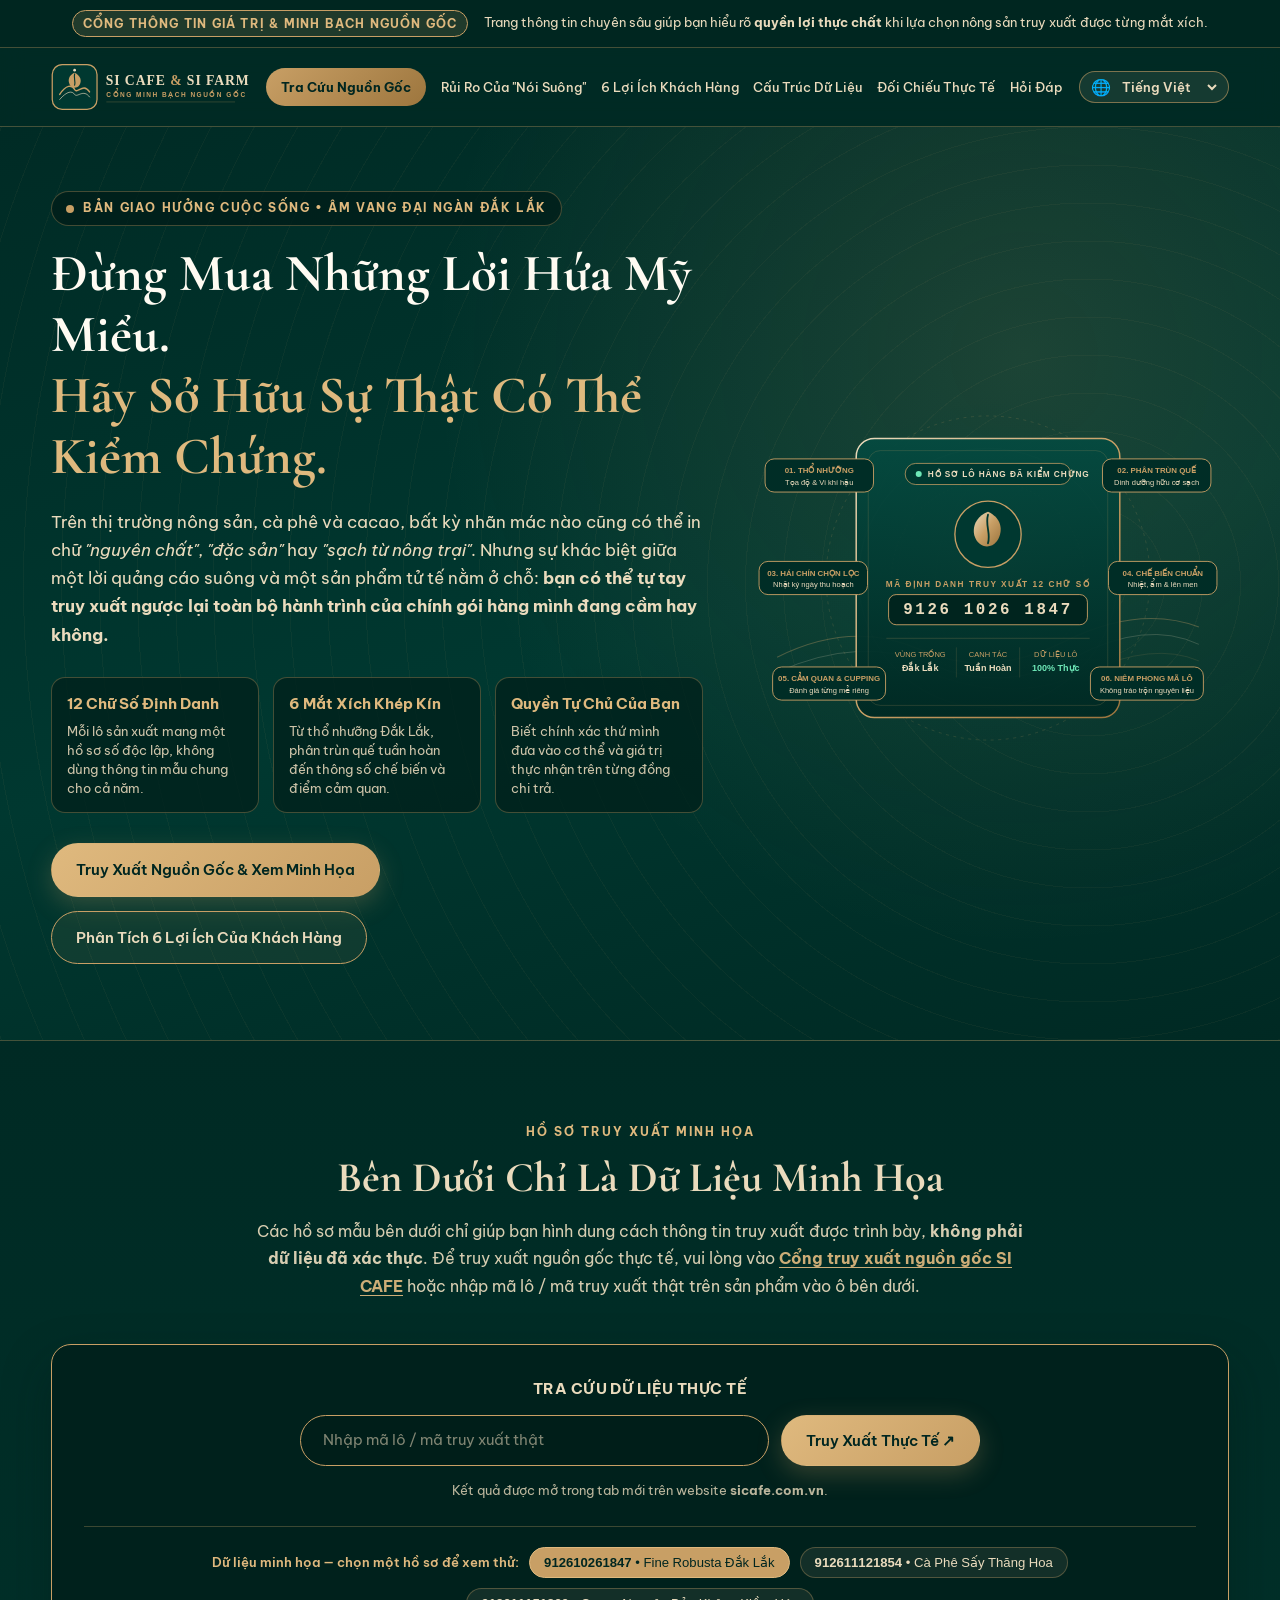
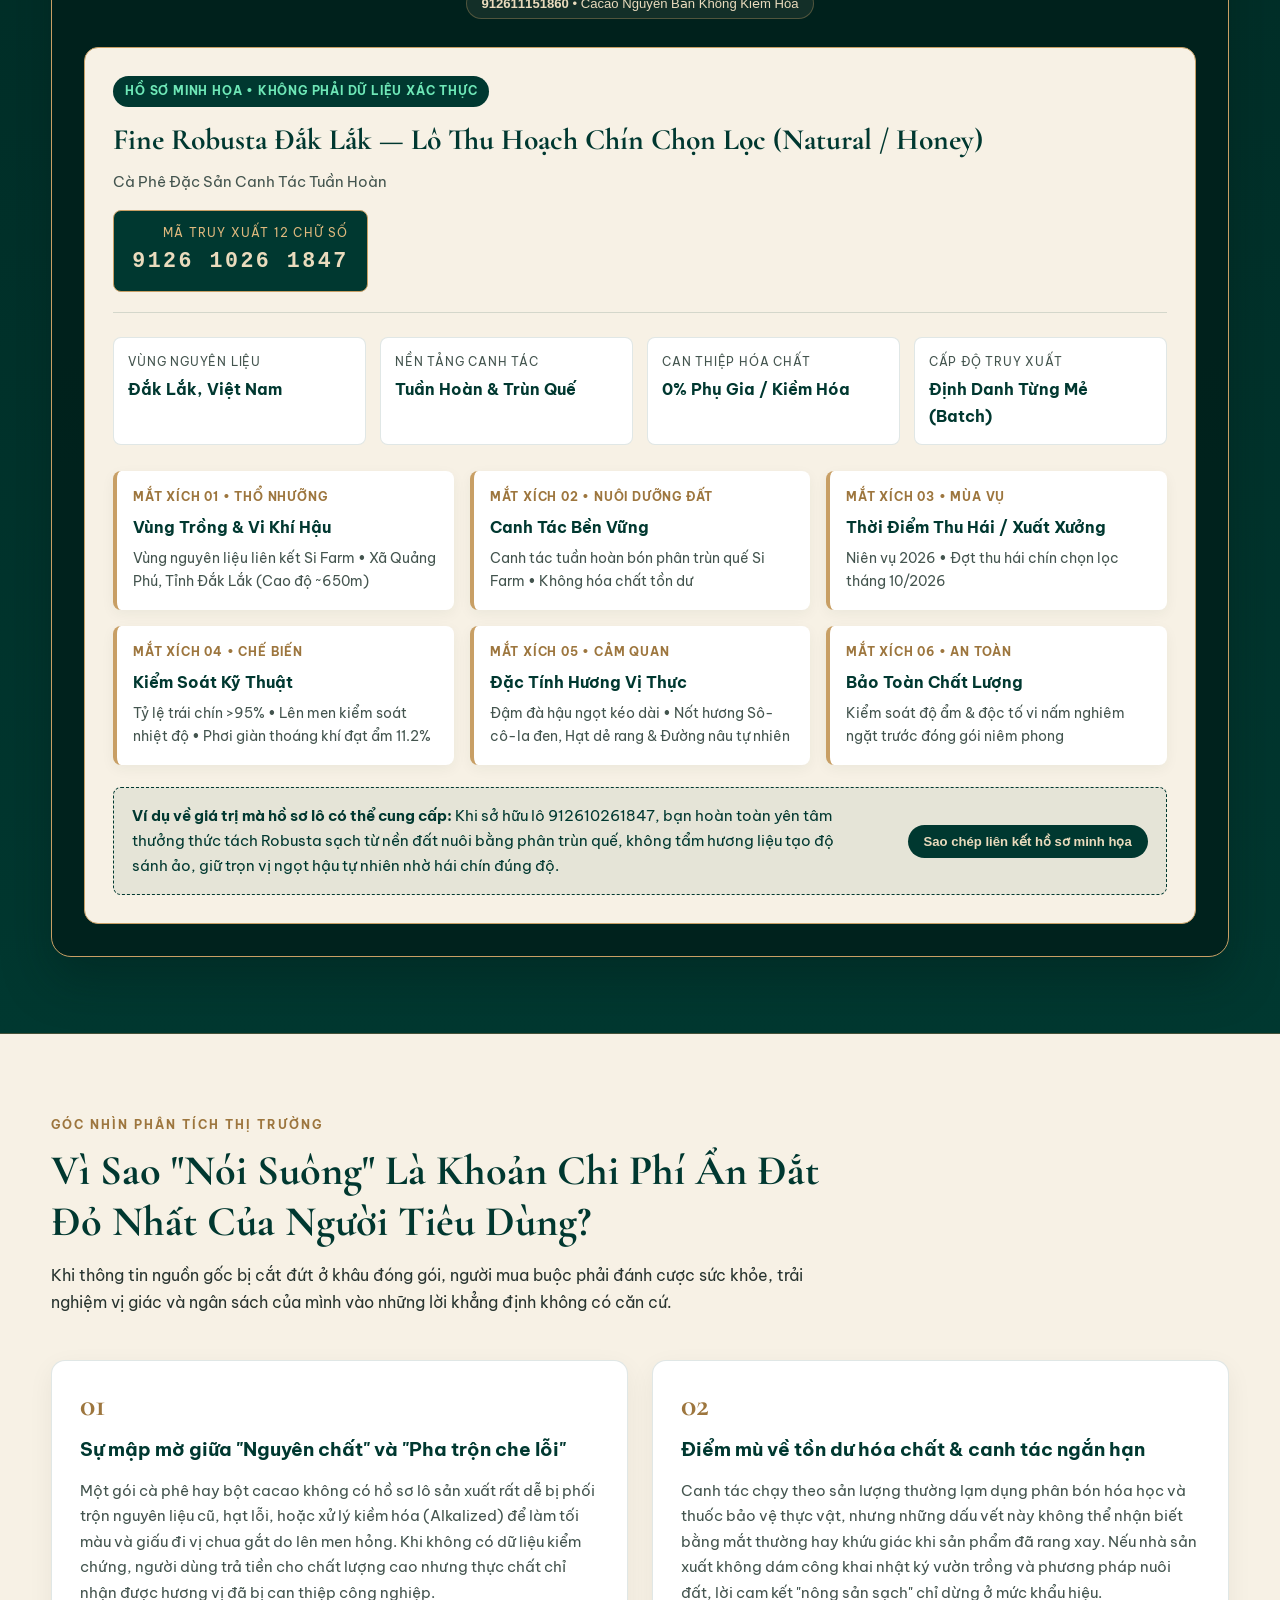
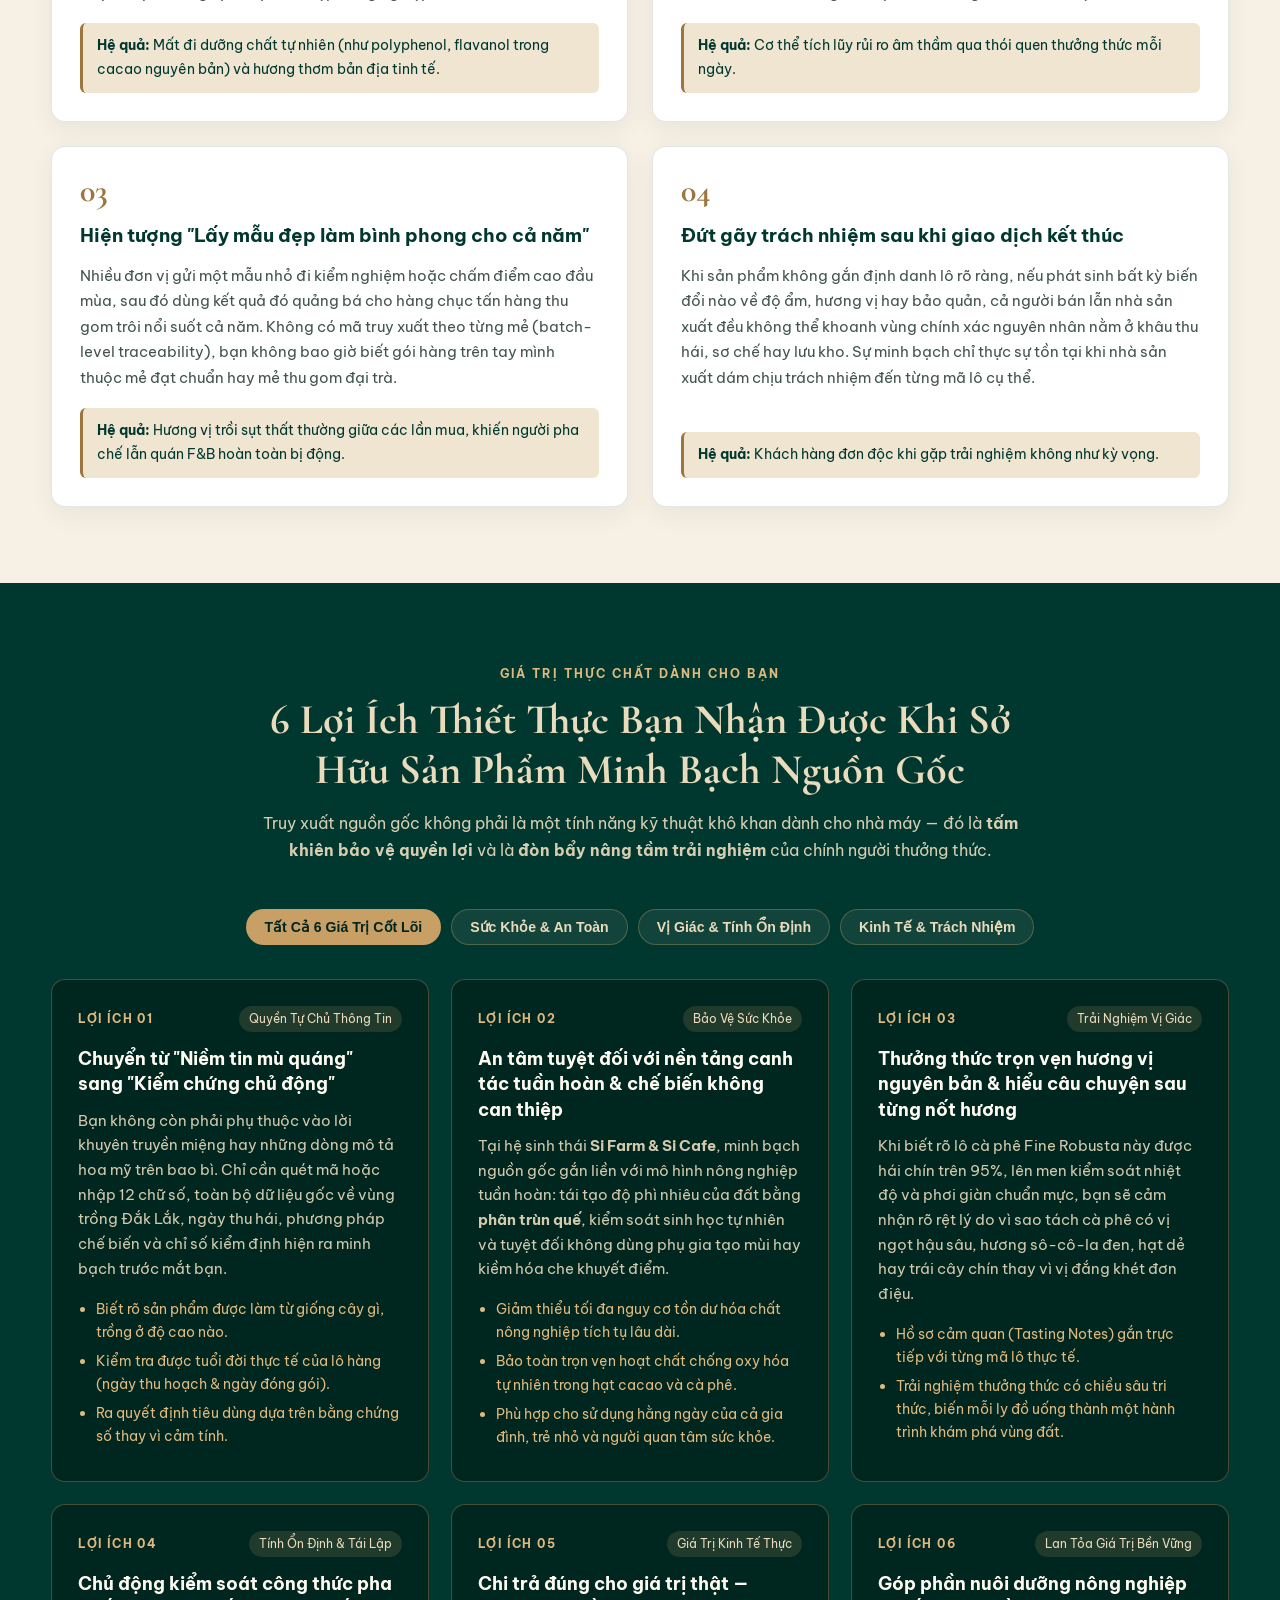
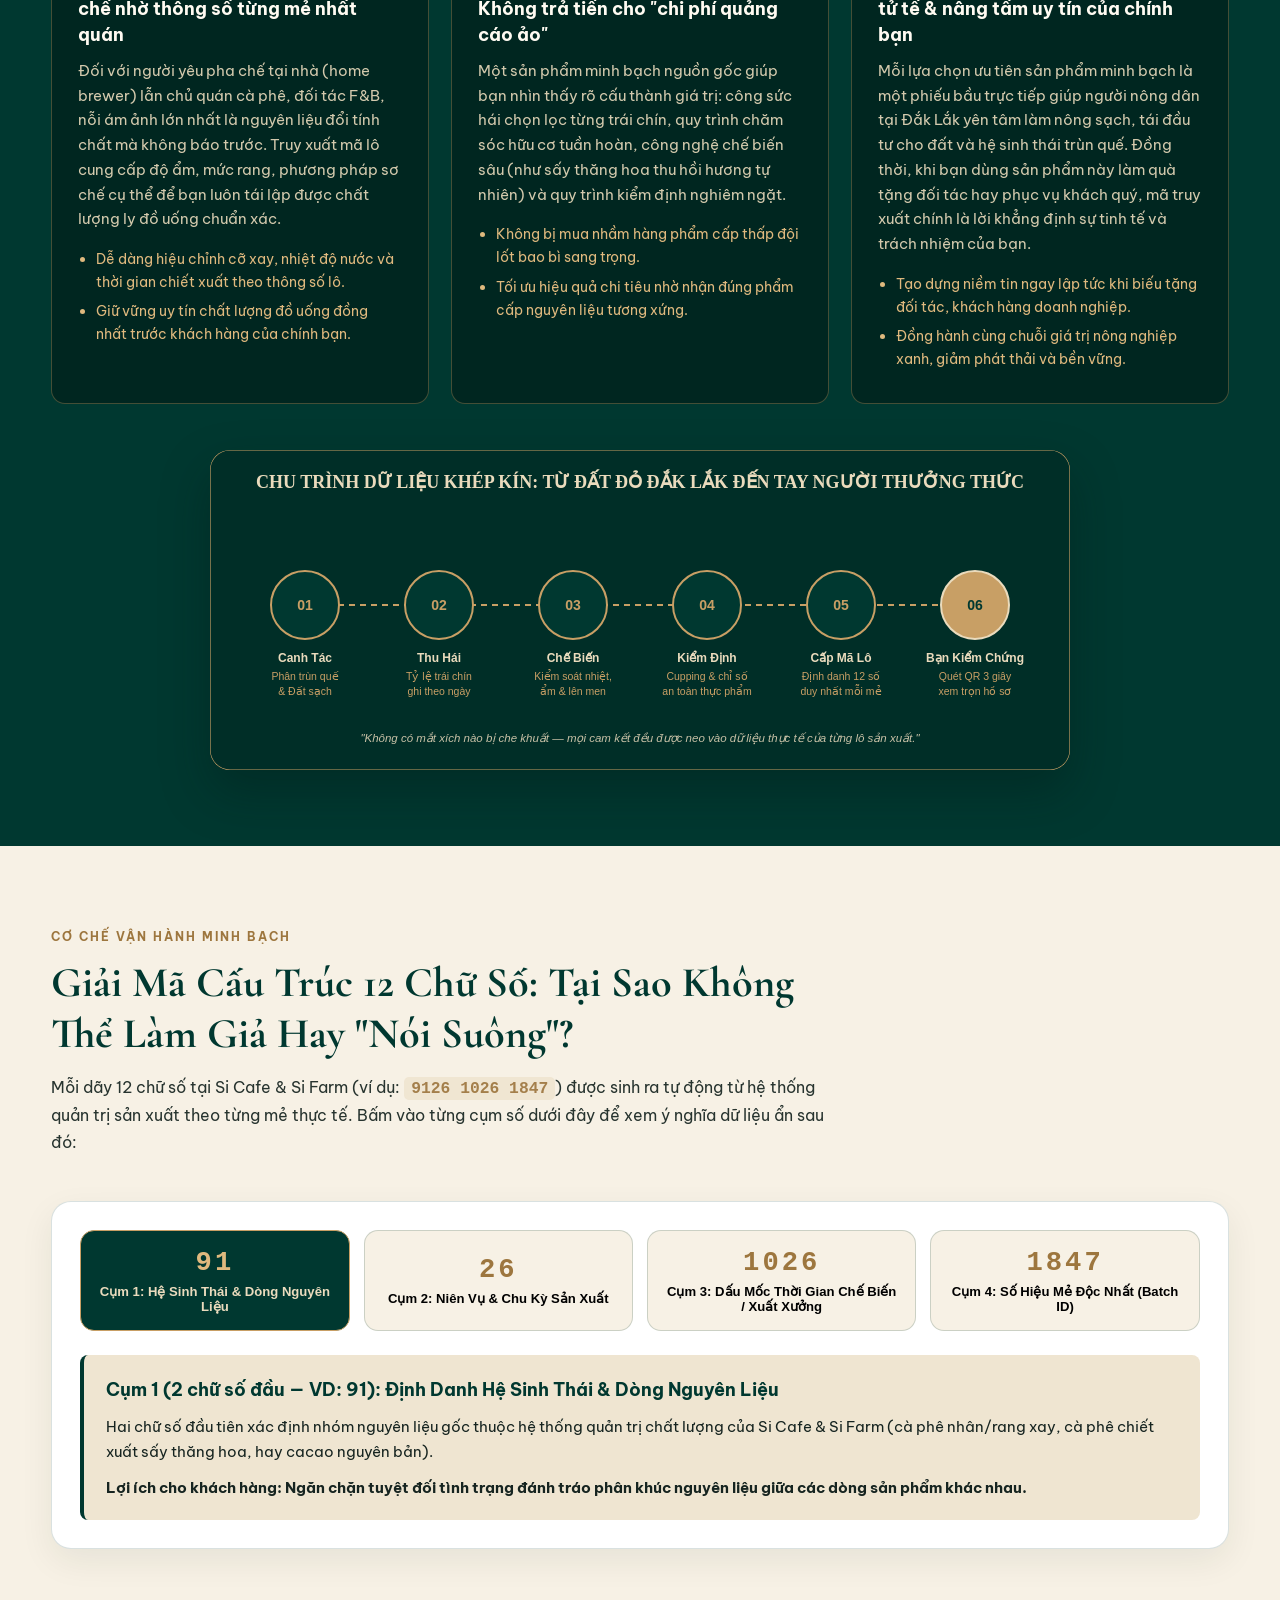
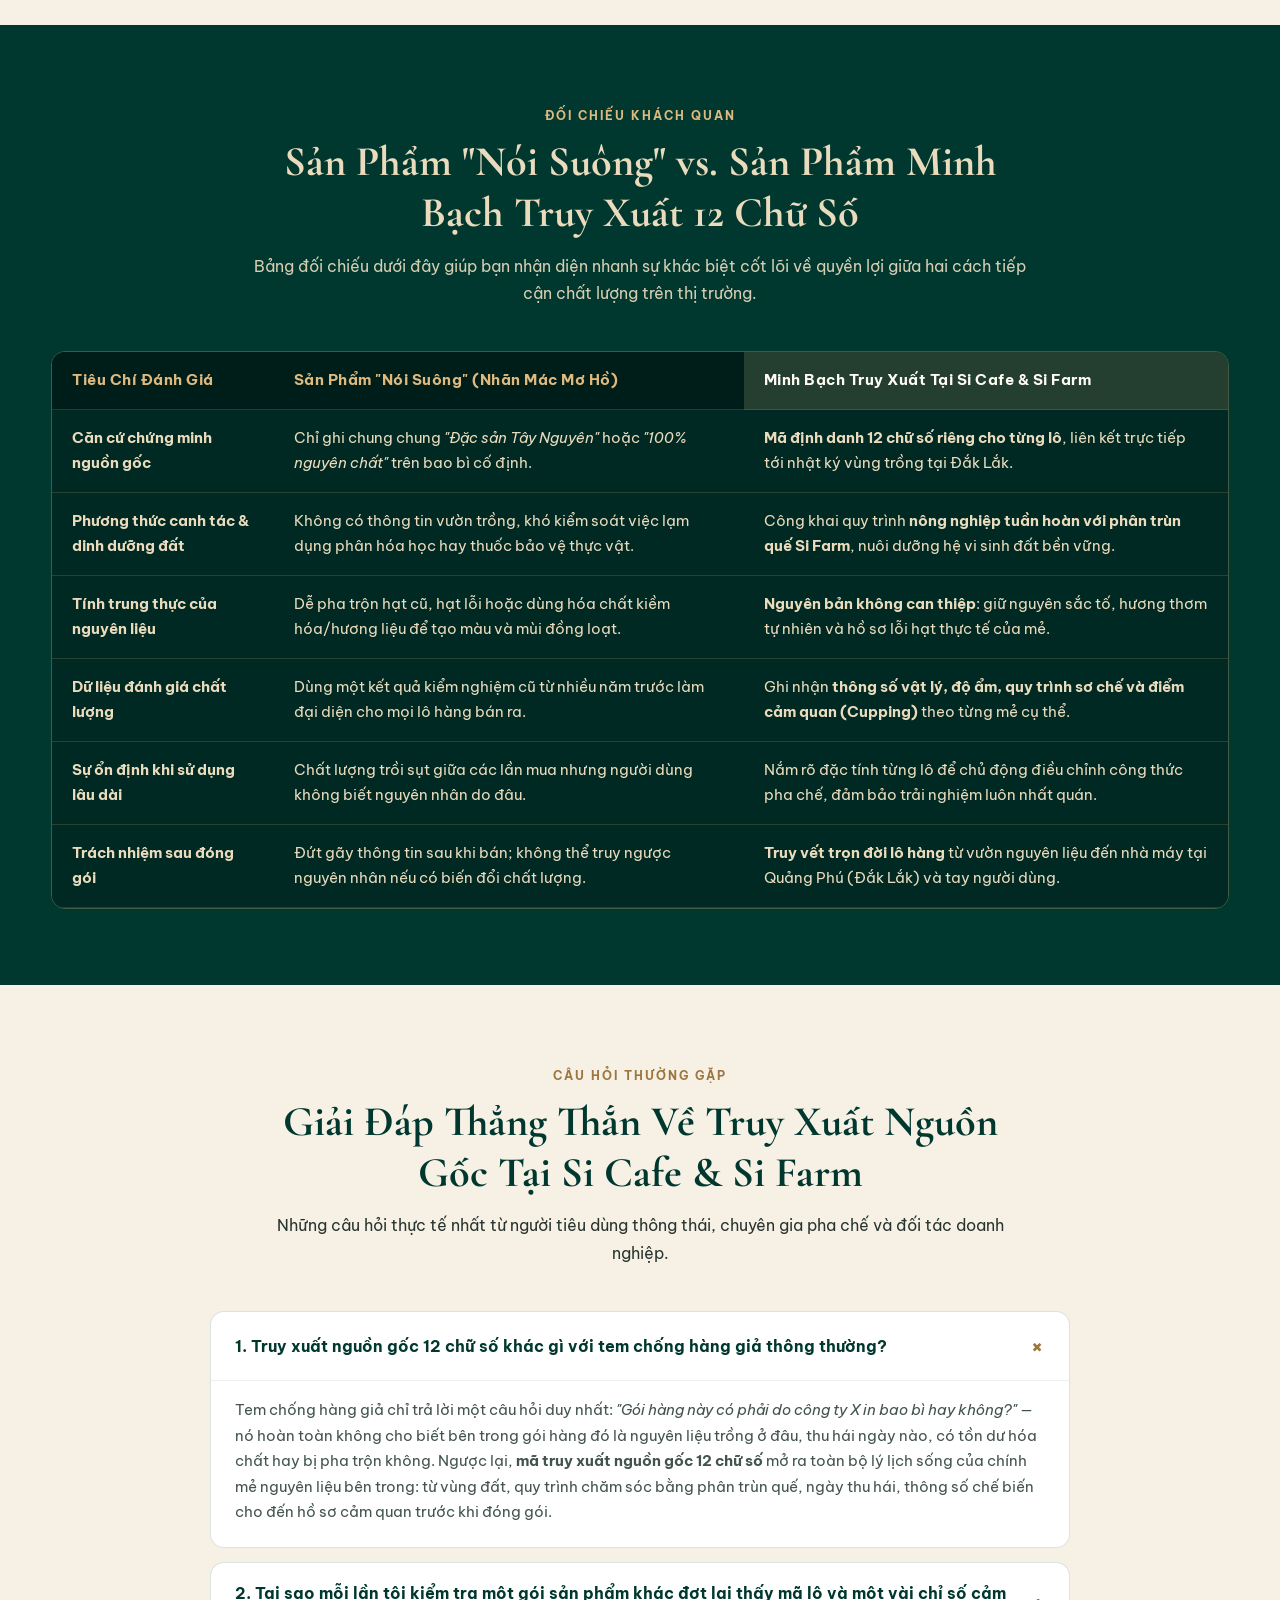
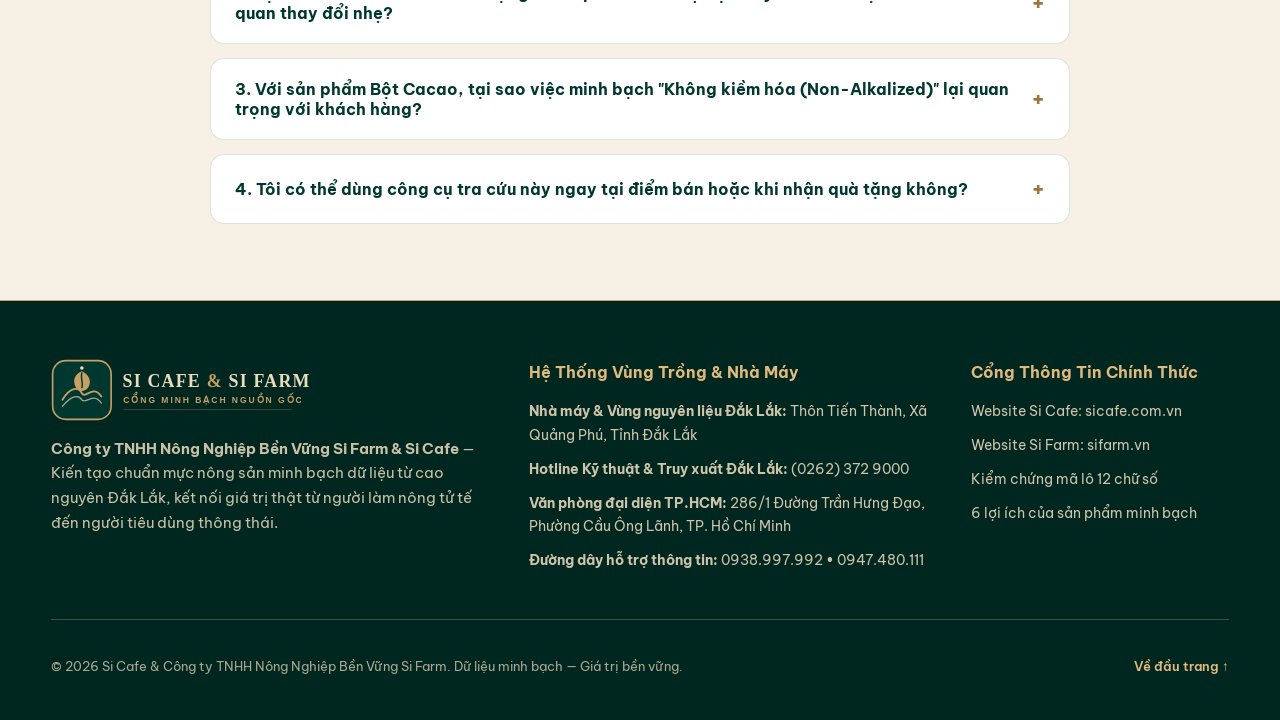
<file: index.html>
<!DOCTYPE html>

<html lang="vi">
<head>
<meta charset="utf-8"/>
<meta content="width=device-width, initial-scale=1.0" name="viewport"/>
<title>Minh Bạch Nguồn Gốc &amp; Giá Trị Khách Hàng | Si Cafe &amp; Si Farm</title>
<meta content="Cổng thông tin minh bạch nguồn gốc và phân tích lợi ích thiết thực khi sở hữu sản phẩm truy xuất rõ ràng bằng mã lô 12 chữ số tại Si Cafe &amp; Si Farm — Dữ liệu thực thay cho lời nói suông." name="description"/>
<link href="https://fonts.googleapis.com" rel="preconnect"/>
<link crossorigin="" href="https://fonts.gstatic.com" rel="preconnect"/>
<link href="https://fonts.googleapis.com/css2?family=Be+Vietnam+Pro:ital,wght@0,300;0,400;0,500;0,600;0,700;1,400&amp;family=Cormorant+Garamond:ital,wght@0,600;0,700;1,600&amp;display=swap" rel="stylesheet"/>
<link href="./styles.css" rel="stylesheet"/>
<link href="./index.html" hreflang="vi" rel="alternate"/><link href="./en.html" hreflang="en" rel="alternate"/><link href="./zh-CN.html" hreflang="zh-CN" rel="alternate"/><link href="./ko.html" hreflang="ko" rel="alternate"/><link href="./ja.html" hreflang="ja" rel="alternate"/><link href="./index.html" hreflang="x-default" rel="alternate"/></head>
<body>
<!-- Top Declaration Banner: Pure Transparency Portal (Non-Sales) -->
<div class="portal-notice">
<div class="container portal-notice__inner">
<span class="portal-badge">CỔNG THÔNG TIN GIÁ TRỊ &amp; MINH BẠCH NGUỒN GỐC</span>
<p>Trang thông tin chuyên sâu giúp bạn hiểu rõ <strong>quyền lợi thực chất</strong> khi lựa chọn nông sản truy xuất được từng mắt xích.</p>
</div>
</div>
<!-- Header & Navigation -->
<header class="site-header" id="top">
<div class="container header-inner">
<a aria-label="Si Cafe &amp; Si Farm - Cổng Minh Bạch Nguồn Gốc" class="brand-logo" href="#top">
<img alt="Logo Si Cafe &amp; Si Farm" height="64" src="./images/logo-sicafe-sifarm.svg" width="270"/>
</a>
<nav aria-label="Điều hướng chính" class="primary-nav" id="primaryNav">
<a class="nav-pill" href="#tra-cuu-ma-lo">Tra Cứu Nguồn Gốc</a>
<a href="#vi-sao-khong-noi-suong">Rủi Ro Của "Nói Suông"</a>
<a href="#loi-ich-khach-hang">6 Lợi Ích Khách Hàng</a>
<a href="#giai-ma-12-so">Cấu Trúc Dữ Liệu</a>
<a href="#so-sanh-minh-bach">Đối Chiếu Thực Tế</a>
<a href="#faq">Hỏi Đáp</a>
</nav><div class="header-controls"><label class="language-picker" for="languageSelect"><span aria-hidden="true" class="language-picker__icon">🌐</span><select aria-label="Chọn ngôn ngữ" class="language-picker__select" id="languageSelect"><option selected="selected" value="index.html">Tiếng Việt</option><option value="en.html">English</option><option value="zh-CN.html">简体中文</option><option value="ko.html">한국어</option><option value="ja.html">日本語</option></select></label><button aria-controls="primaryNav" aria-expanded="false" aria-label="Mở menu điều hướng" class="mobile-nav-toggle" id="mobileNavToggle">
<span></span><span></span><span></span>
</button></div>
</div>
</header>
<main>
<!-- SECTION 1: HERO - TRIẾT LÝ "DỮ LIỆU THAY LỜI HỨA" -->
<section class="hero-section">
<div aria-hidden="true" class="am-vang-overlay"></div>
<div class="container hero-grid">
<div class="hero-content">
<div class="eyebrow-tag">
<span class="dot"></span>
            BẢN GIAO HƯỞNG CUỘC SỐNG • ÂM VANG ĐẠI NGÀN ĐẮK LẮK
          </div>
<h1>Đừng Mua Những Lời Hứa Mỹ Miểu.<br/><span class="text-gold">Hãy Sở Hữu Sự Thật Có Thể Kiểm Chứng.</span></h1>
<p class="hero-lead">
            Trên thị trường nông sản, cà phê và cacao, bất kỳ nhãn mác nào cũng có thể in chữ <em>"nguyên chất"</em>, <em>"đặc sản"</em> hay <em>"sạch từ nông trại"</em>. Nhưng sự khác biệt giữa một lời quảng cáo suông và một sản phẩm tử tế nằm ở chỗ: <strong>bạn có thể tự tay truy xuất ngược lại toàn bộ hành trình của chính gói hàng mình đang cầm hay không.</strong>
</p>
<div class="hero-pillars">
<div class="pillar-item">
<strong>12 Chữ Số Định Danh</strong>
<span>Mỗi lô sản xuất mang một hồ sơ số độc lập, không dùng thông tin mẫu chung cho cả năm.</span>
</div>
<div class="pillar-item">
<strong>6 Mắt Xích Khép Kín</strong>
<span>Từ thổ nhưỡng Đắk Lắk, phân trùn quế tuần hoàn đến thông số chế biến và điểm cảm quan.</span>
</div>
<div class="pillar-item">
<strong>Quyền Tự Chủ Của Bạn</strong>
<span>Biết chính xác thứ mình đưa vào cơ thể và giá trị thực nhận trên từng đồng chi trả.</span>
</div>
</div>
<div class="hero-actions">
<a class="btn btn-gold" href="#tra-cuu-ma-lo">Truy Xuất Nguồn Gốc &amp; Xem Minh Họa</a>
<a class="btn btn-outline" href="#loi-ich-khach-hang">Phân Tích 6 Lợi Ích Của Khách Hàng</a>
</div>
</div>
<div class="hero-visual">
<img alt="Hồ sơ truy xuất nguồn gốc 12 chữ số Si Cafe &amp; Si Farm" height="520" src="./images/hero-symphony-traceability.svg" width="640"/>
</div>
</div>
</section>
<!-- SECTION 2: INTERACTIVE LIVE BATCH PASSPORT (TRÁI TIM THỰC CHỨNG) -->
<section class="section-lookup" id="tra-cuu-ma-lo">
<div class="container">
<div class="section-heading centered">
<span class="section-kicker">HỒ SƠ TRUY XUẤT MINH HỌA</span>
<h2>Bên Dưới Chỉ Là Dữ Liệu Minh Họa</h2>
<p>Các hồ sơ mẫu bên dưới chỉ giúp bạn hình dung cách thông tin truy xuất được trình bày, <strong>không phải dữ liệu đã xác thực</strong>. Để truy xuất nguồn gốc thực tế, vui lòng vào <a class="actual-trace-link" href="https://sicafe.com.vn/truy-xuat-nguon-goc-sicafe/" rel="noopener noreferrer" target="_blank">Cổng truy xuất nguồn gốc SI CAFE</a> hoặc nhập mã lô / mã truy xuất thật trên sản phẩm vào ô bên dưới.</p>
</div>
<div class="lookup-console">
<form action="https://sicafe.com.vn/chi-tiet-truy-xuat-nguon-goc/" class="lookup-form" id="lotSearchForm" method="get" rel="noopener noreferrer" target="_blank">
<label class="lookup-real-label" for="lotCodeInput">TRA CỨU DỮ LIỆU THỰC TẾ</label><div class="input-group">
<label class="sr-only" for="lotCodeInput">Mã lô hoặc mã truy xuất nguồn gốc thật</label>
<input autocapitalize="off" autocomplete="off" id="lotCodeInput" inputmode="text" maxlength="128" name="code" placeholder="Nhập mã lô / mã truy xuất thật" required="" spellcheck="false" type="text"/>
<button class="btn btn-gold" type="submit">Truy Xuất Thực Tế ↗</button>
</div><p class="lookup-real-note">Kết quả được mở trong tab mới trên website <strong>sicafe.com.vn</strong>.</p>

</form><div aria-label="Các mã lô mẫu để trải nghiệm" class="sample-pills">
<span class="sample-label">Dữ liệu minh họa — chọn một hồ sơ để xem thử:</span>
<button class="sample-chip active" data-lot="912610261847" type="button">
<strong>912610261847</strong> • Fine Robusta Đắk Lắk
              </button>
<button class="sample-chip" data-lot="912611121854" type="button">
<strong>912611121854</strong> • Cà Phê Sấy Thăng Hoa
              </button>
<button class="sample-chip" data-lot="912611151860" type="button">
<strong>912611151860</strong> • Cacao Nguyên Bản Không Kiềm Hóa
              </button>
</div>
<!-- Dynamic Result Container -->
<div aria-live="polite" class="lot-passport-card" id="lotResultContainer">
<!-- Populated dynamically by script.js -->
</div>
</div>
</div>
</section>
<!-- SECTION 3: PHÂN TÍCH VẤN ĐỀ - CÁI GIÁ CỦA VIỆC TIN VÀO "NÓI SUÔNG" -->
<section class="section-light" id="vi-sao-khong-noi-suong">
<div class="container">
<div class="section-heading">
<span class="section-kicker dark">GÓC NHÌN PHÂN TÍCH THỊ TRƯỜNG</span>
<h2>Vì Sao "Nói Suông" Là Khoản Chi Phí Ẩn Đắt Đỏ Nhất Của Người Tiêu Dùng?</h2>
<p>
            Khi thông tin nguồn gốc bị cắt đứt ở khâu đóng gói, người mua buộc phải đánh cược sức khỏe, trải nghiệm vị giác và ngân sách của mình vào những lời khẳng định không có căn cứ.
          </p>
</div>
<div class="risk-grid">
<article class="risk-card">
<div class="risk-number">01</div>
<h3>Sự mập mờ giữa "Nguyên chất" và "Pha trộn che lỗi"</h3>
<p>
              Một gói cà phê hay bột cacao không có hồ sơ lô sản xuất rất dễ bị phối trộn nguyên liệu cũ, hạt lỗi, hoặc xử lý kiềm hóa (Alkalized) để làm tối màu và giấu đi vị chua gắt do lên men hỏng. Khi không có dữ liệu kiểm chứng, người dùng trả tiền cho chất lượng cao nhưng thực chất chỉ nhận được hương vị đã bị can thiệp công nghiệp.
            </p>
<div class="risk-takeaway">
<strong>Hệ quả:</strong> Mất đi dưỡng chất tự nhiên (như polyphenol, flavanol trong cacao nguyên bản) và hương thơm bản địa tinh tế.
            </div>
</article>
<article class="risk-card">
<div class="risk-number">02</div>
<h3>Điểm mù về tồn dư hóa chất &amp; canh tác ngắn hạn</h3>
<p>
              Canh tác chạy theo sản lượng thường lạm dụng phân bón hóa học và thuốc bảo vệ thực vật, nhưng những dấu vết này không thể nhận biết bằng mắt thường hay khứu giác khi sản phẩm đã rang xay. Nếu nhà sản xuất không dám công khai nhật ký vườn trồng và phương pháp nuôi đất, lời cam kết "nông sản sạch" chỉ dừng ở mức khẩu hiệu.
            </p>
<div class="risk-takeaway">
<strong>Hệ quả:</strong> Cơ thể tích lũy rủi ro âm thầm qua thói quen thưởng thức mỗi ngày.
            </div>
</article>
<article class="risk-card">
<div class="risk-number">03</div>
<h3>Hiện tượng "Lấy mẫu đẹp làm bình phong cho cả năm"</h3>
<p>
              Nhiều đơn vị gửi một mẫu nhỏ đi kiểm nghiệm hoặc chấm điểm cao đầu mùa, sau đó dùng kết quả đó quảng bá cho hàng chục tấn hàng thu gom trôi nổi suốt cả năm. Không có mã truy xuất theo từng mẻ (batch-level traceability), bạn không bao giờ biết gói hàng trên tay mình thuộc mẻ đạt chuẩn hay mẻ thu gom đại trà.
            </p>
<div class="risk-takeaway">
<strong>Hệ quả:</strong> Hương vị trồi sụt thất thường giữa các lần mua, khiến người pha chế lẫn quán F&amp;B hoàn toàn bị động.
            </div>
</article>
<article class="risk-card">
<div class="risk-number">04</div>
<h3>Đứt gãy trách nhiệm sau khi giao dịch kết thúc</h3>
<p>
              Khi sản phẩm không gắn định danh lô rõ ràng, nếu phát sinh bất kỳ biến đổi nào về độ ẩm, hương vị hay bảo quản, cả người bán lẫn nhà sản xuất đều không thể khoanh vùng chính xác nguyên nhân nằm ở khâu thu hái, sơ chế hay lưu kho. Sự minh bạch chỉ thực sự tồn tại khi nhà sản xuất dám chịu trách nhiệm đến từng mã lô cụ thể.
            </p>
<div class="risk-takeaway">
<strong>Hệ quả:</strong> Khách hàng đơn độc khi gặp trải nghiệm không như kỳ vọng.
            </div>
</article>
</div>
</div>
</section>
<!-- SECTION 4: PHÂN TÍCH CHUYÊN SÂU 6 LỢI ÍCH KHÁCH HÀNG NHẬN ĐƯỢC -->
<section class="section-dark" id="loi-ich-khach-hang">
<div class="container">
<div class="section-heading centered">
<span class="section-kicker">GIÁ TRỊ THỰC CHẤT DÀNH CHO BẠN</span>
<h2>6 Lợi Ích Thiết Thực Bạn Nhận Được Khi Sở Hữu Sản Phẩm Minh Bạch Nguồn Gốc</h2>
<p>
            Truy xuất nguồn gốc không phải là một tính năng kỹ thuật khô khan dành cho nhà máy — đó là <strong>tấm khiên bảo vệ quyền lợi</strong> và là <strong>đòn bẩy nâng tầm trải nghiệm</strong> của chính người thưởng thức.
          </p>
</div>
<!-- Interactive Benefit Filter / Explorer -->
<div aria-label="Chọn góc độ lợi ích khách hàng" class="benefit-tabs" role="tablist">
<button aria-selected="true" class="benefit-tab active" data-filter="all" role="tab" type="button">Tất Cả 6 Giá Trị Cốt Lõi</button>
<button aria-selected="false" class="benefit-tab" data-filter="health" role="tab" type="button">Sức Khỏe &amp; An Toàn</button>
<button aria-selected="false" class="benefit-tab" data-filter="sensory" role="tab" type="button">Vị Giác &amp; Tính Ổn Định</button>
<button aria-selected="false" class="benefit-tab" data-filter="value" role="tab" type="button">Kinh Tế &amp; Trách Nhiệm</button>
</div>
<div class="benefits-grid" id="benefitsGrid">
<!-- Benefit 1 -->
<article class="benefit-card" data-category="health">
<div class="benefit-header">
<span class="benefit-index">LỢI ÍCH 01</span>
<span class="benefit-tag">Quyền Tự Chủ Thông Tin</span>
</div>
<h3>Chuyển từ "Niềm tin mù quáng" sang "Kiểm chứng chủ động"</h3>
<p>
              Bạn không còn phải phụ thuộc vào lời khuyên truyền miệng hay những dòng mô tả hoa mỹ trên bao bì. Chỉ cần quét mã hoặc nhập 12 chữ số, toàn bộ dữ liệu gốc về vùng trồng Đắk Lắk, ngày thu hái, phương pháp chế biến và chỉ số kiểm định hiện ra minh bạch trước mắt bạn.
            </p>
<ul class="benefit-proof-list">
<li>Biết rõ sản phẩm được làm từ giống cây gì, trồng ở độ cao nào.</li>
<li>Kiểm tra được tuổi đời thực tế của lô hàng (ngày thu hoạch &amp; ngày đóng gói).</li>
<li>Ra quyết định tiêu dùng dựa trên bằng chứng số thay vì cảm tính.</li>
</ul>
</article>
<!-- Benefit 2 -->
<article class="benefit-card" data-category="health">
<div class="benefit-header">
<span class="benefit-index">LỢI ÍCH 02</span>
<span class="benefit-tag">Bảo Vệ Sức Khỏe</span>
</div>
<h3>An tâm tuyệt đối với nền tảng canh tác tuần hoàn &amp; chế biến không can thiệp</h3>
<p>
              Tại hệ sinh thái <strong>Si Farm &amp; Si Cafe</strong>, minh bạch nguồn gốc gắn liền với mô hình nông nghiệp tuần hoàn: tái tạo độ phì nhiêu của đất bằng <strong>phân trùn quế</strong>, kiểm soát sinh học tự nhiên và tuyệt đối không dùng phụ gia tạo mùi hay kiềm hóa che khuyết điểm.
            </p>
<ul class="benefit-proof-list">
<li>Giảm thiểu tối đa nguy cơ tồn dư hóa chất nông nghiệp tích tụ lâu dài.</li>
<li>Bảo toàn trọn vẹn hoạt chất chống oxy hóa tự nhiên trong hạt cacao và cà phê.</li>
<li>Phù hợp cho sử dụng hằng ngày của cả gia đình, trẻ nhỏ và người quan tâm sức khỏe.</li>
</ul>
</article>
<!-- Benefit 3 -->
<article class="benefit-card" data-category="sensory">
<div class="benefit-header">
<span class="benefit-index">LỢI ÍCH 03</span>
<span class="benefit-tag">Trải Nghiệm Vị Giác</span>
</div>
<h3>Thưởng thức trọn vẹn hương vị nguyên bản &amp; hiểu câu chuyện sau từng nốt hương</h3>
<p>
              Khi biết rõ lô cà phê Fine Robusta này được hái chín trên 95%, lên men kiểm soát nhiệt độ và phơi giàn chuẩn mực, bạn sẽ cảm nhận rõ rệt lý do vì sao tách cà phê có vị ngọt hậu sâu, hương sô-cô-la đen, hạt dẻ hay trái cây chín thay vì vị đắng khét đơn điệu.
            </p>
<ul class="benefit-proof-list">
<li>Hồ sơ cảm quan (Tasting Notes) gắn trực tiếp với từng mã lô thực tế.</li>
<li>Trải nghiệm thưởng thức có chiều sâu tri thức, biến mỗi ly đồ uống thành một hành trình khám phá vùng đất.</li>
</ul>
</article>
<!-- Benefit 4 -->
<article class="benefit-card" data-category="sensory">
<div class="benefit-header">
<span class="benefit-index">LỢI ÍCH 04</span>
<span class="benefit-tag">Tính Ổn Định &amp; Tái Lập</span>
</div>
<h3>Chủ động kiểm soát công thức pha chế nhờ thông số từng mẻ nhất quán</h3>
<p>
              Đối với người yêu pha chế tại nhà (home brewer) lẫn chủ quán cà phê, đối tác F&amp;B, nỗi ám ảnh lớn nhất là nguyên liệu đổi tính chất mà không báo trước. Truy xuất mã lô cung cấp độ ẩm, mức rang, phương pháp sơ chế cụ thể để bạn luôn tái lập được chất lượng ly đồ uống chuẩn xác.
            </p>
<ul class="benefit-proof-list">
<li>Dễ dàng hiệu chỉnh cỡ xay, nhiệt độ nước và thời gian chiết xuất theo thông số lô.</li>
<li>Giữ vững uy tín chất lượng đồ uống đồng nhất trước khách hàng của chính bạn.</li>
</ul>
</article>
<!-- Benefit 5 -->
<article class="benefit-card" data-category="value">
<div class="benefit-header">
<span class="benefit-index">LỢI ÍCH 05</span>
<span class="benefit-tag">Giá Trị Kinh Tế Thực</span>
</div>
<h3>Chi trả đúng cho giá trị thật — Không trả tiền cho "chi phí quảng cáo ảo"</h3>
<p>
              Một sản phẩm minh bạch nguồn gốc giúp bạn nhìn thấy rõ cấu thành giá trị: công sức hái chọn lọc từng trái chín, quy trình chăm sóc hữu cơ tuần hoàn, công nghệ chế biến sâu (như sấy thăng hoa thu hồi hương tự nhiên) và quy trình kiểm định nghiêm ngặt.
            </p>
<ul class="benefit-proof-list">
<li>Không bị mua nhầm hàng phẩm cấp thấp đội lốt bao bì sang trọng.</li>
<li>Tối ưu hiệu quả chi tiêu nhờ nhận đúng phẩm cấp nguyên liệu tương xứng.</li>
</ul>
</article>
<!-- Benefit 6 -->
<article class="benefit-card" data-category="value">
<div class="benefit-header">
<span class="benefit-index">LỢI ÍCH 06</span>
<span class="benefit-tag">Lan Tỏa Giá Trị Bền Vững</span>
</div>
<h3>Góp phần nuôi dưỡng nông nghiệp tử tế &amp; nâng tầm uy tín của chính bạn</h3>
<p>
              Mỗi lựa chọn ưu tiên sản phẩm minh bạch là một phiếu bầu trực tiếp giúp người nông dân tại Đắk Lắk yên tâm làm nông sạch, tái đầu tư cho đất và hệ sinh thái trùn quế. Đồng thời, khi bạn dùng sản phẩm này làm quà tặng đối tác hay phục vụ khách quý, mã truy xuất chính là lời khẳng định sự tinh tế và trách nhiệm của bạn.
            </p>
<ul class="benefit-proof-list">
<li>Tạo dựng niềm tin ngay lập tức khi biếu tặng đối tác, khách hàng doanh nghiệp.</li>
<li>Đồng hành cùng chuỗi giá trị nông nghiệp xanh, giảm phát thải và bền vững.</li>
</ul>
</article>
</div>
<!-- Visual Closed-Loop Cycle Diagram -->
<div class="cycle-showcase">
<img alt="Chu trình dữ liệu khép kín từ đất đỏ Đắk Lắk đến tay người thưởng thức" height="320" src="./images/cycle-circular-agriculture.svg" width="860"/>
</div>
</div>
</section>
<!-- SECTION 5: GIẢI MÃ CẤU TRÚC MÃ ĐỊNH DANH 12 CHỮ SỐ -->
<section class="section-light" id="giai-ma-12-so">
<div class="container">
<div class="section-heading">
<span class="section-kicker dark">CƠ CHẾ VẬN HÀNH MINH BẠCH</span>
<h2>Giải Mã Cấu Trúc 12 Chữ Số: Tại Sao Không Thể Làm Giả Hay "Nói Suông"?</h2>
<p>
            Mỗi dãy 12 chữ số tại Si Cafe &amp; Si Farm (ví dụ: <code>9126 1026 1847</code>) được sinh ra tự động từ hệ thống quản trị sản xuất theo từng mẻ thực tế. Bấm vào từng cụm số dưới đây để xem ý nghĩa dữ liệu ẩn sau đó:
          </p>
</div>
<div class="anatomy-box">
<div aria-label="Cấu trúc 4 cụm của mã lô 12 chữ số" class="anatomy-digits" role="group">
<button class="digit-segment active" data-segment="seg1" type="button">
<span class="seg-code">91</span>
<span class="seg-name">Cụm 1: Hệ Sinh Thái &amp; Dòng Nguyên Liệu</span>
</button>
<button class="digit-segment" data-segment="seg2" type="button">
<span class="seg-code">26</span>
<span class="seg-name">Cụm 2: Niên Vụ &amp; Chu Kỳ Sản Xuất</span>
</button>
<button class="digit-segment" data-segment="seg3" type="button">
<span class="seg-code">1026</span>
<span class="seg-name">Cụm 3: Dấu Mốc Thời Gian Chế Biến / Xuất Xưởng</span>
</button>
<button class="digit-segment" data-segment="seg4" type="button">
<span class="seg-code">1847</span>
<span class="seg-name">Cụm 4: Số Hiệu Mẻ Độc Nhất (Batch ID)</span>
</button>
</div>
<div class="anatomy-detail" id="anatomyDetail">
<!-- Populated by script.js -->
</div>
</div>
</div>
</section>
<!-- SECTION 6: BẢNG ĐỐI CHIẾU TRỰC QUAN -->
<section class="section-dark" id="so-sanh-minh-bach">
<div class="container">
<div class="section-heading centered">
<span class="section-kicker">ĐỐI CHIẾU KHÁCH QUAN</span>
<h2>Sản Phẩm "Nói Suông" vs. Sản Phẩm Minh Bạch Truy Xuất 12 Chữ Số</h2>
<p>
            Bảng đối chiếu dưới đây giúp bạn nhận diện nhanh sự khác biệt cốt lõi về quyền lợi giữa hai cách tiếp cận chất lượng trên thị trường.
          </p>
</div>
<div class="table-wrapper">
<table class="comparison-table">
<thead>
<tr>
<th scope="col">Tiêu Chí Đánh Giá</th>
<th class="col-vague" scope="col">Sản Phẩm "Nói Suông" (Nhãn Mác Mơ Hồ)</th>
<th class="col-verified" scope="col">Minh Bạch Truy Xuất Tại Si Cafe &amp; Si Farm</th>
</tr>
</thead>
<tbody>
<tr>
<td><strong>Căn cứ chứng minh nguồn gốc</strong></td>
<td>Chỉ ghi chung chung <em>"Đặc sản Tây Nguyên"</em> hoặc <em>"100% nguyên chất"</em> trên bao bì cố định.</td>
<td><strong>Mã định danh 12 chữ số riêng cho từng lô</strong>, liên kết trực tiếp tới nhật ký vùng trồng tại Đắk Lắk.</td>
</tr>
<tr>
<td><strong>Phương thức canh tác &amp; dinh dưỡng đất</strong></td>
<td>Không có thông tin vườn trồng, khó kiểm soát việc lạm dụng phân hóa học hay thuốc bảo vệ thực vật.</td>
<td>Công khai quy trình <strong>nông nghiệp tuần hoàn với phân trùn quế Si Farm</strong>, nuôi dưỡng hệ vi sinh đất bền vững.</td>
</tr>
<tr>
<td><strong>Tính trung thực của nguyên liệu</strong></td>
<td>Dễ pha trộn hạt cũ, hạt lỗi hoặc dùng hóa chất kiềm hóa/hương liệu để tạo màu và mùi đồng loạt.</td>
<td><strong>Nguyên bản không can thiệp</strong>: giữ nguyên sắc tố, hương thơm tự nhiên và hồ sơ lỗi hạt thực tế của mẻ.</td>
</tr>
<tr>
<td><strong>Dữ liệu đánh giá chất lượng</strong></td>
<td>Dùng một kết quả kiểm nghiệm cũ từ nhiều năm trước làm đại diện cho mọi lô hàng bán ra.</td>
<td>Ghi nhận <strong>thông số vật lý, độ ẩm, quy trình sơ chế và điểm cảm quan (Cupping)</strong> theo từng mẻ cụ thể.</td>
</tr>
<tr>
<td><strong>Sự ổn định khi sử dụng lâu dài</strong></td>
<td>Chất lượng trồi sụt giữa các lần mua nhưng người dùng không biết nguyên nhân do đâu.</td>
<td>Nắm rõ đặc tính từng lô để chủ động điều chỉnh công thức pha chế, đảm bảo trải nghiệm luôn nhất quán.</td>
</tr>
<tr>
<td><strong>Trách nhiệm sau đóng gói</strong></td>
<td>Đứt gãy thông tin sau khi bán; không thể truy ngược nguyên nhân nếu có biến đổi chất lượng.</td>
<td><strong>Truy vết trọn đời lô hàng</strong> từ vườn nguyên liệu đến nhà máy tại Quảng Phú (Đắk Lắk) và tay người dùng.</td>
</tr>
</tbody>
</table>
</div>
</div>
</section>
<!-- SECTION 7: FAQ - GIẢI ĐÁP CHUYÊN SÂU VỀ TRUY XUẤT NGUỒN GỐC -->
<section class="section-light" id="faq">
<div class="container">
<div class="section-heading centered">
<span class="section-kicker dark">CÂU HỎI THƯỜNG GẶP</span>
<h2>Giải Đáp Thẳng Thắn Về Truy Xuất Nguồn Gốc Tại Si Cafe &amp; Si Farm</h2>
<p>Những câu hỏi thực tế nhất từ người tiêu dùng thông thái, chuyên gia pha chế và đối tác doanh nghiệp.</p>
</div>
<div class="faq-list" id="faqList">
<div class="faq-item active">
<button aria-expanded="true" class="faq-question" type="button">
<span>1. Truy xuất nguồn gốc 12 chữ số khác gì với tem chống hàng giả thông thường?</span>
<span class="faq-icon">+</span>
</button>
<div class="faq-answer">
<p>
                Tem chống hàng giả chỉ trả lời một câu hỏi duy nhất: <em>"Gói hàng này có phải do công ty X in bao bì hay không?"</em> — nó hoàn toàn không cho biết bên trong gói hàng đó là nguyên liệu trồng ở đâu, thu hái ngày nào, có tồn dư hóa chất hay bị pha trộn không. Ngược lại, <strong>mã truy xuất nguồn gốc 12 chữ số</strong> mở ra toàn bộ lý lịch sống của chính mẻ nguyên liệu bên trong: từ vùng đất, quy trình chăm sóc bằng phân trùn quế, ngày thu hái, thông số chế biến cho đến hồ sơ cảm quan trước khi đóng gói.
              </p>
</div>
</div>
<div class="faq-item">
<button aria-expanded="false" class="faq-question" type="button">
<span>2. Tại sao mỗi lần tôi kiểm tra một gói sản phẩm khác đợt lại thấy mã lô và một vài chỉ số cảm quan thay đổi nhẹ?</span>
<span class="faq-icon">+</span>
</button>
<div class="faq-answer">
<p>
                Đó chính là <strong>bằng chứng rõ ràng nhất của sự trung thực nông nghiệp</strong>. Nông sản thật chịu tác động tự nhiên của nắng, mưa, độ chín từng đợt hái và vi khí hậu theo tuần/tháng — không bao giờ giống hệt nhau như sản phẩm pha hương liệu công nghiệp. Việc mỗi lô có mã số và hồ sơ riêng chứng minh rằng Si Cafe &amp; Si Farm đo lường và công bố dữ liệu thật của từng mẻ, thay vì sao chép một bản mô tả cố định cho tất cả sản phẩm.
              </p>
</div>
</div>
<div class="faq-item">
<button aria-expanded="false" class="faq-question" type="button">
<span>3. Với sản phẩm Bột Cacao, tại sao việc minh bạch "Không kiềm hóa (Non-Alkalized)" lại quan trọng với khách hàng?</span>
<span class="faq-icon">+</span>
</button>
<div class="faq-answer">
<p>
                Nhiều loại bột cacao thương mại trải qua quá trình xử lý kiềm (Dutch-processed) để làm màu nâu đen bắt mắt và giảm vị chua tự nhiên. Tuy nhiên, quá trình kiềm hóa làm hao hụt phần lớn nhóm chất chống oxy hóa <strong>Flavanol &amp; Polyphenol</strong> quý giá của hạt cacao. Khi truy xuất hồ sơ lô cacao nguyên bản tại Si Farm, bạn thấy rõ quy trình lên men tự nhiên, nhiệt độ rang nhẹ và độ pH tự nhiên — đảm bảo bạn nhận được trọn vẹn giá trị dinh dưỡng và hương vị trái cây đặc trưng của cacao Đắk Lắk.
              </p>
</div>
</div>
<div class="faq-item">
<button aria-expanded="false" class="faq-question" type="button">
<span>4. Tôi có thể dùng công cụ tra cứu này ngay tại điểm bán hoặc khi nhận quà tặng không?</span>
<span class="faq-icon">+</span>
</button>
<div class="faq-answer">
<p>
                Hoàn toàn được. Bạn chỉ cần dùng camera điện thoại quét mã QR trên bao bì (hệ thống tự động nhận diện tham số <code>?lot=...</code> của đúng gói hàng đó) hoặc mở trang này và nhập 12 chữ số in trên tem lô. Chỉ trong 3 giây, bạn có thể kiểm chứng ngay trước khi mở niêm phong sản phẩm.
              </p>
</div>
</div>
</div>
</div>
</section>
</main>
<!-- FOOTER: OFFICIAL ENTITY & VERIFICATION CHANNELS -->
<footer class="site-footer">
<div class="container footer-grid">
<div class="footer-brand">
<img alt="Si Cafe &amp; Si Farm" height="62" src="./images/logo-sicafe-sifarm.svg" width="260"/>
<p class="footer-mission">
<strong>Công ty TNHH Nông Nghiệp Bền Vững Si Farm &amp; Si Cafe</strong> — Kiến tạo chuẩn mực nông sản minh bạch dữ liệu từ cao nguyên Đắk Lắk, kết nối giá trị thật từ người làm nông tử tế đến người tiêu dùng thông thái.
        </p>
</div>
<div class="footer-col">
<h4>Hệ Thống Vùng Trồng &amp; Nhà Máy</h4>
<ul>
<li><strong>Nhà máy &amp; Vùng nguyên liệu Đắk Lắk:</strong> Thôn Tiến Thành, Xã Quảng Phú, Tỉnh Đắk Lắk</li>
<li><strong>Hotline Kỹ thuật &amp; Truy xuất Đắk Lắk:</strong> <a href="tel:02623729000">(0262) 372 9000</a></li>
<li><strong>Văn phòng đại diện TP.HCM:</strong> 286/1 Đường Trần Hưng Đạo, Phường Cầu Ông Lãnh, TP. Hồ Chí Minh</li>
<li><strong>Đường dây hỗ trợ thông tin:</strong> <a href="tel:0938997992">0938.997.992</a> • <a href="tel:0947480111">0947.480.111</a></li>
</ul>
</div>
<div class="footer-col">
<h4>Cổng Thông Tin Chính Thức</h4>
<ul>
<li><a href="https://sicafe.com.vn" rel="noopener noreferrer" target="_blank">Website Si Cafe: sicafe.com.vn</a></li>
<li><a href="https://sifarm.vn" rel="noopener noreferrer" target="_blank">Website Si Farm: sifarm.vn</a></li>
<li><a href="#tra-cuu-ma-lo">Kiểm chứng mã lô 12 chữ số</a></li>
<li><a href="#loi-ich-khach-hang">6 lợi ích của sản phẩm minh bạch</a></li>
</ul>
</div>
</div>
<div class="container footer-bottom">
<p>© 2026 Si Cafe &amp; Công ty TNHH Nông Nghiệp Bền Vững Si Farm. Dữ liệu minh bạch — Giá trị bền vững.</p>
<a class="back-to-top" href="#top">Về đầu trang ↑</a>
</div>
</footer>
<script src="./i18n_dynamic.js"></script><script src="./script.js"></script>
</body>
</html>
</file>
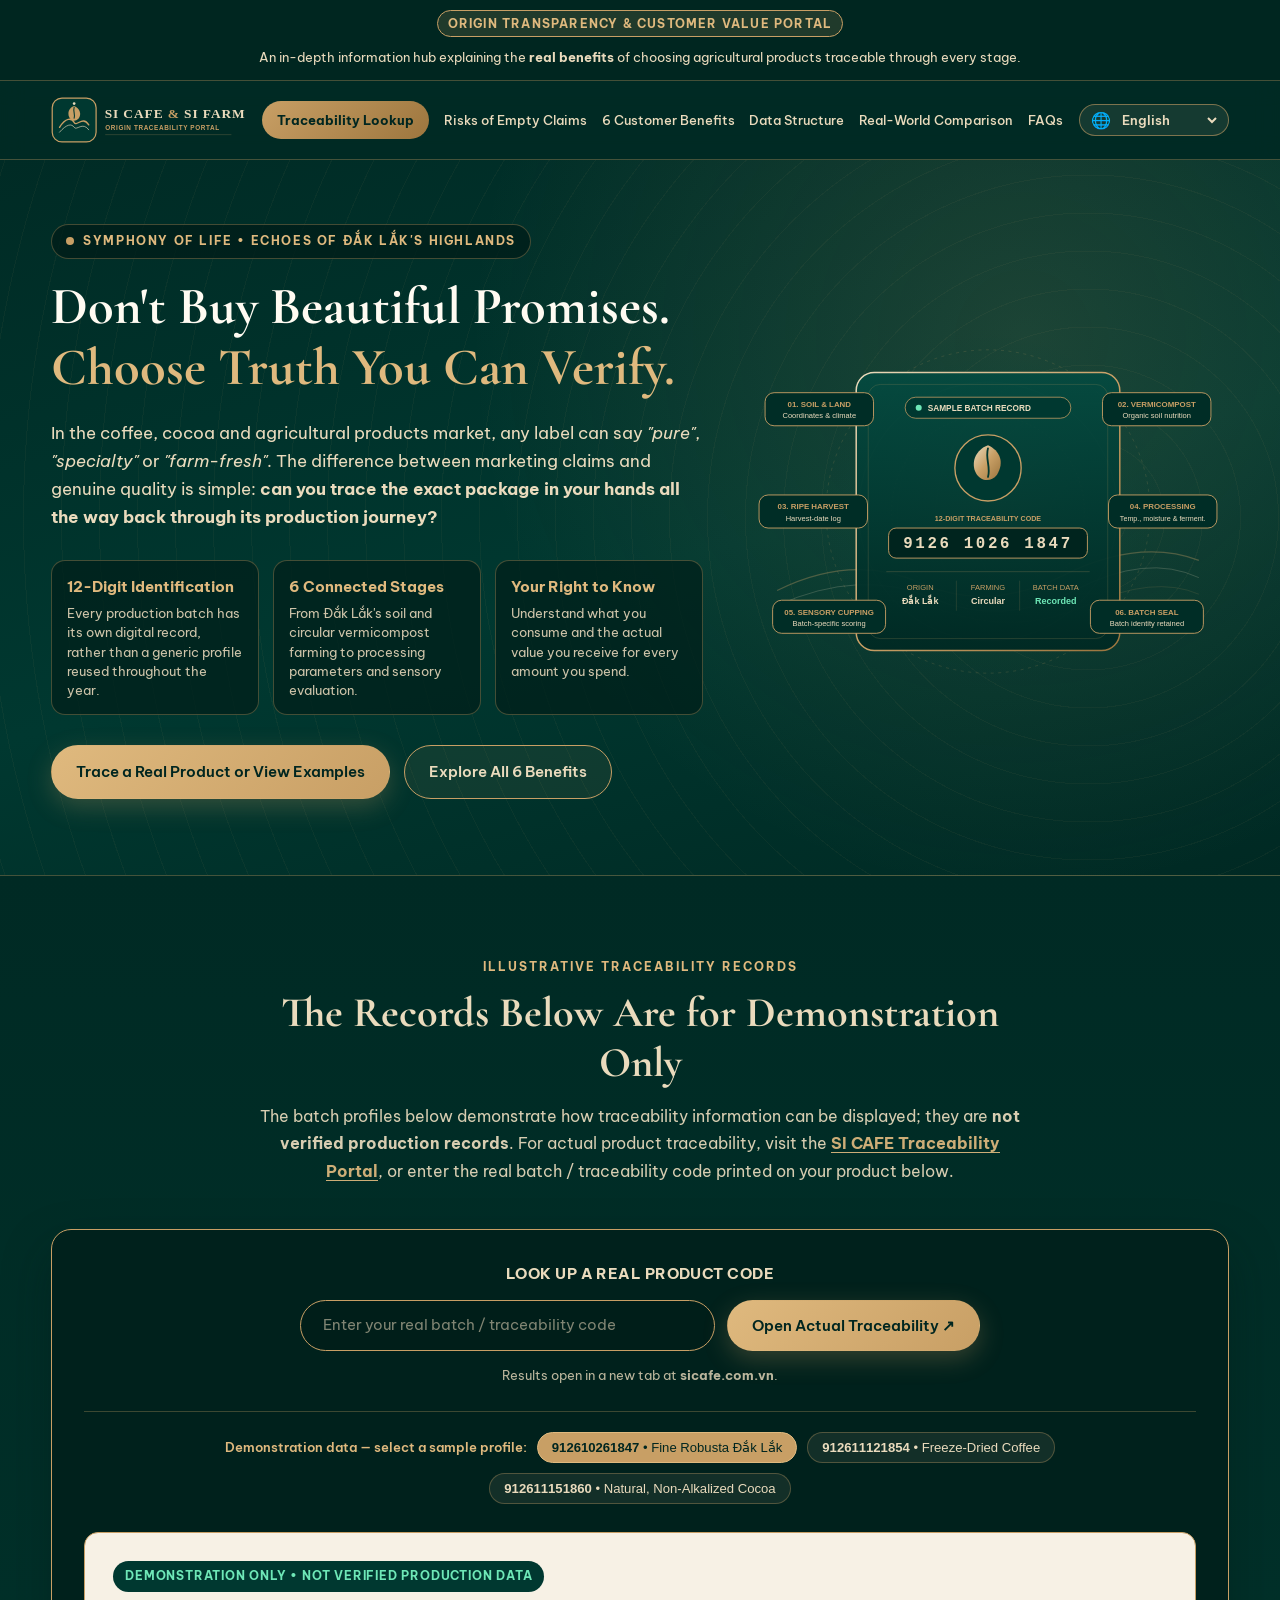
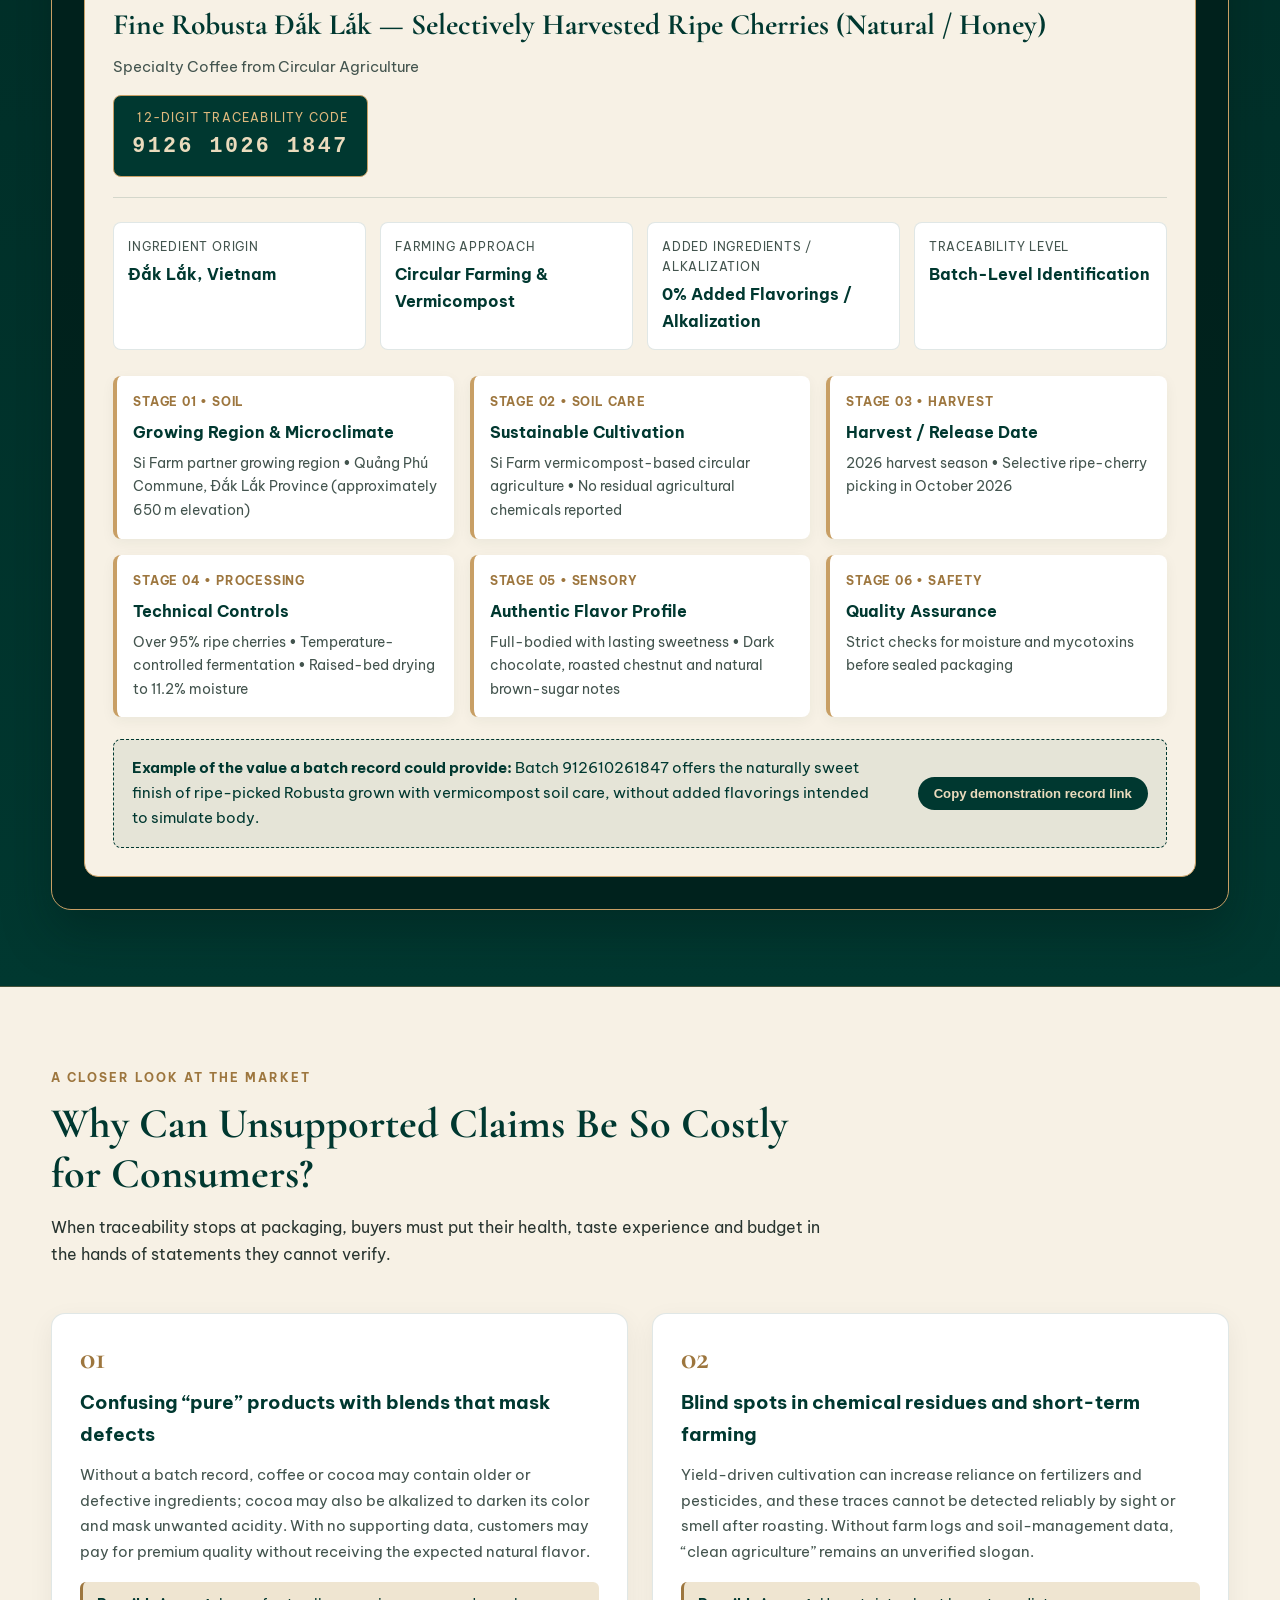
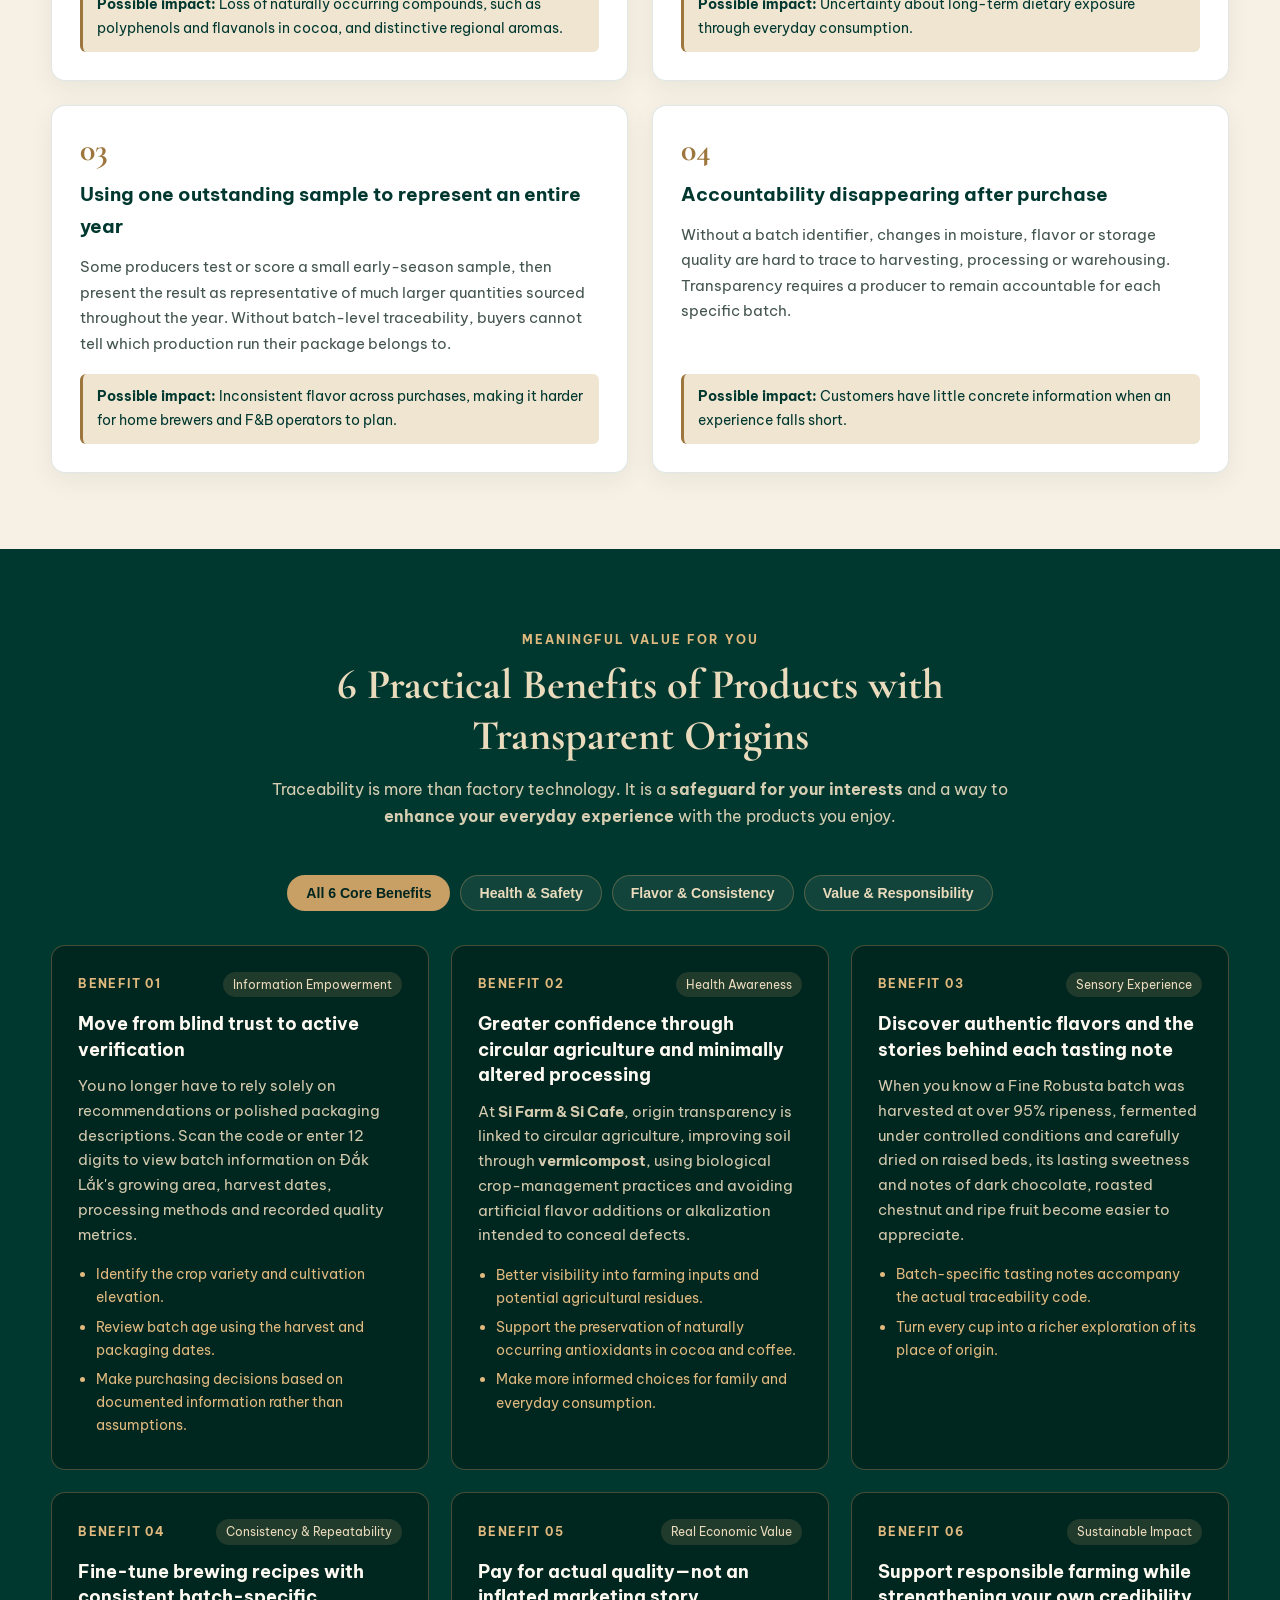
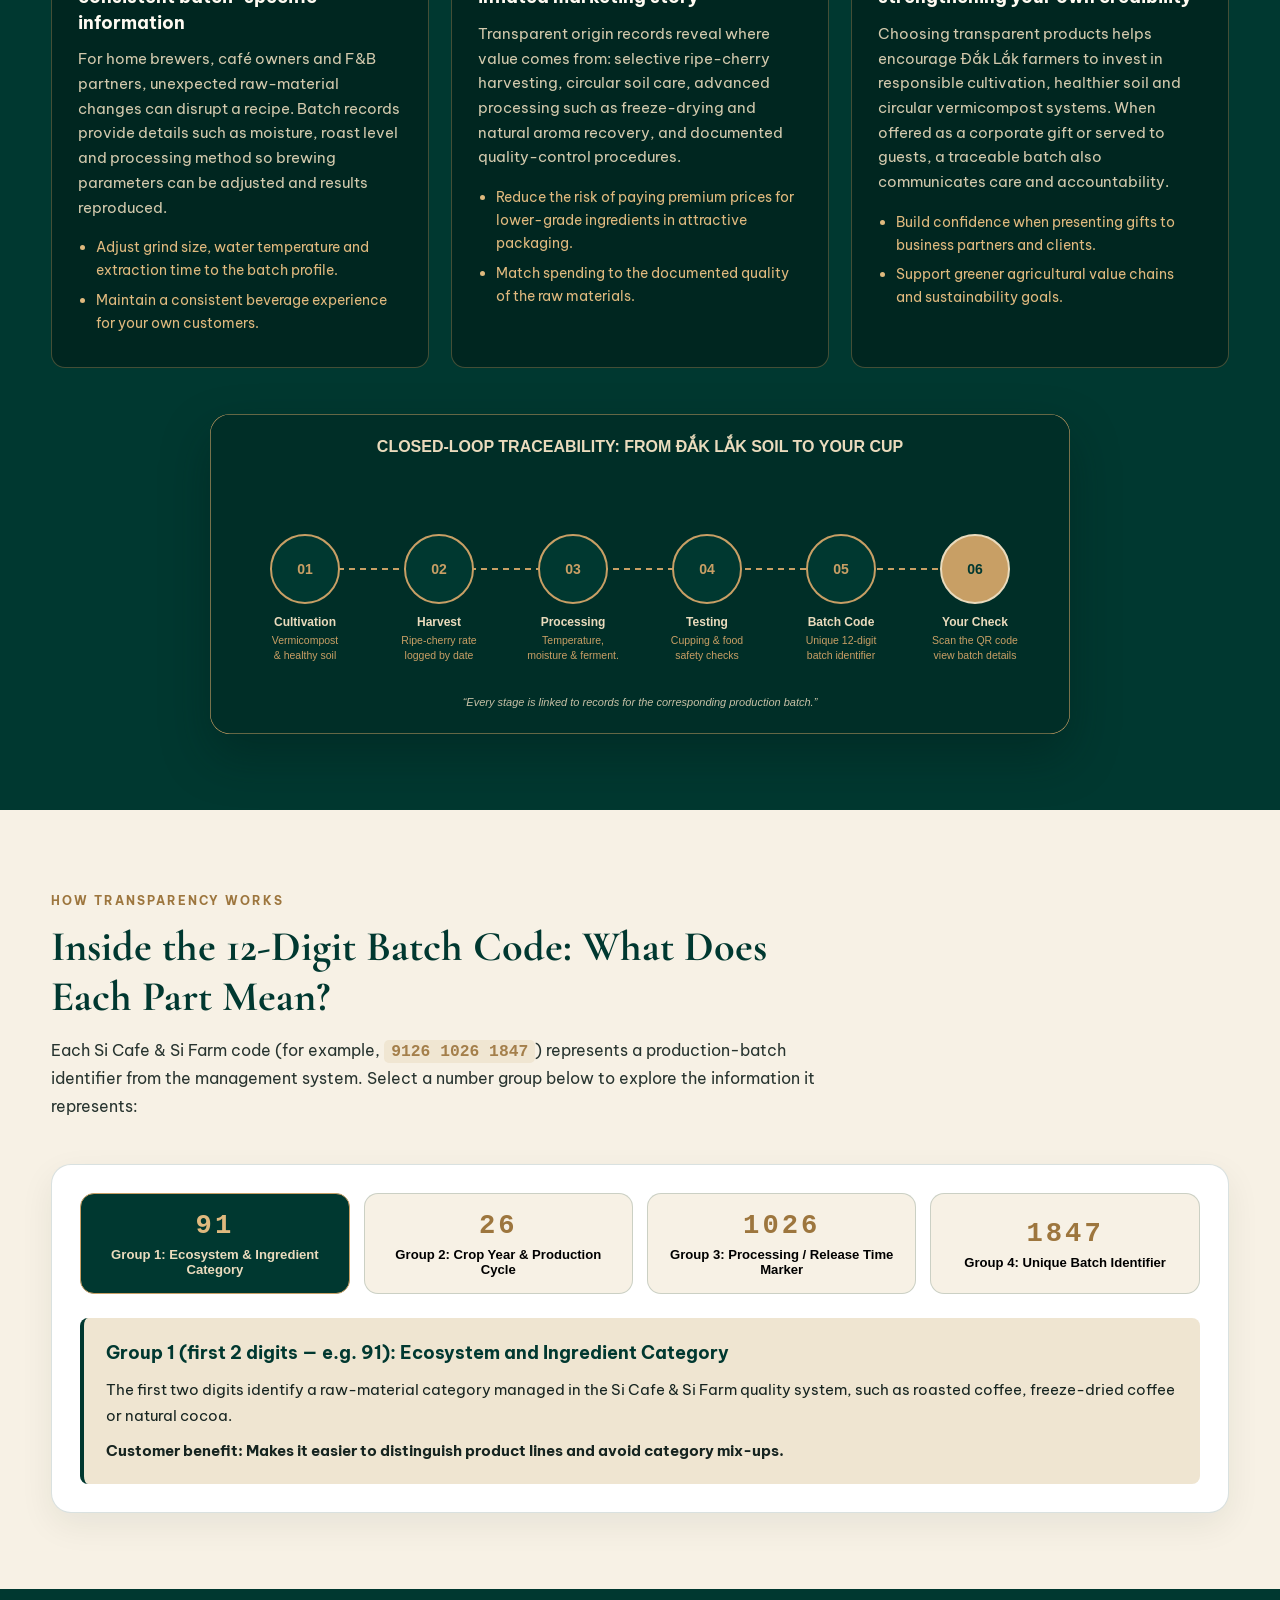
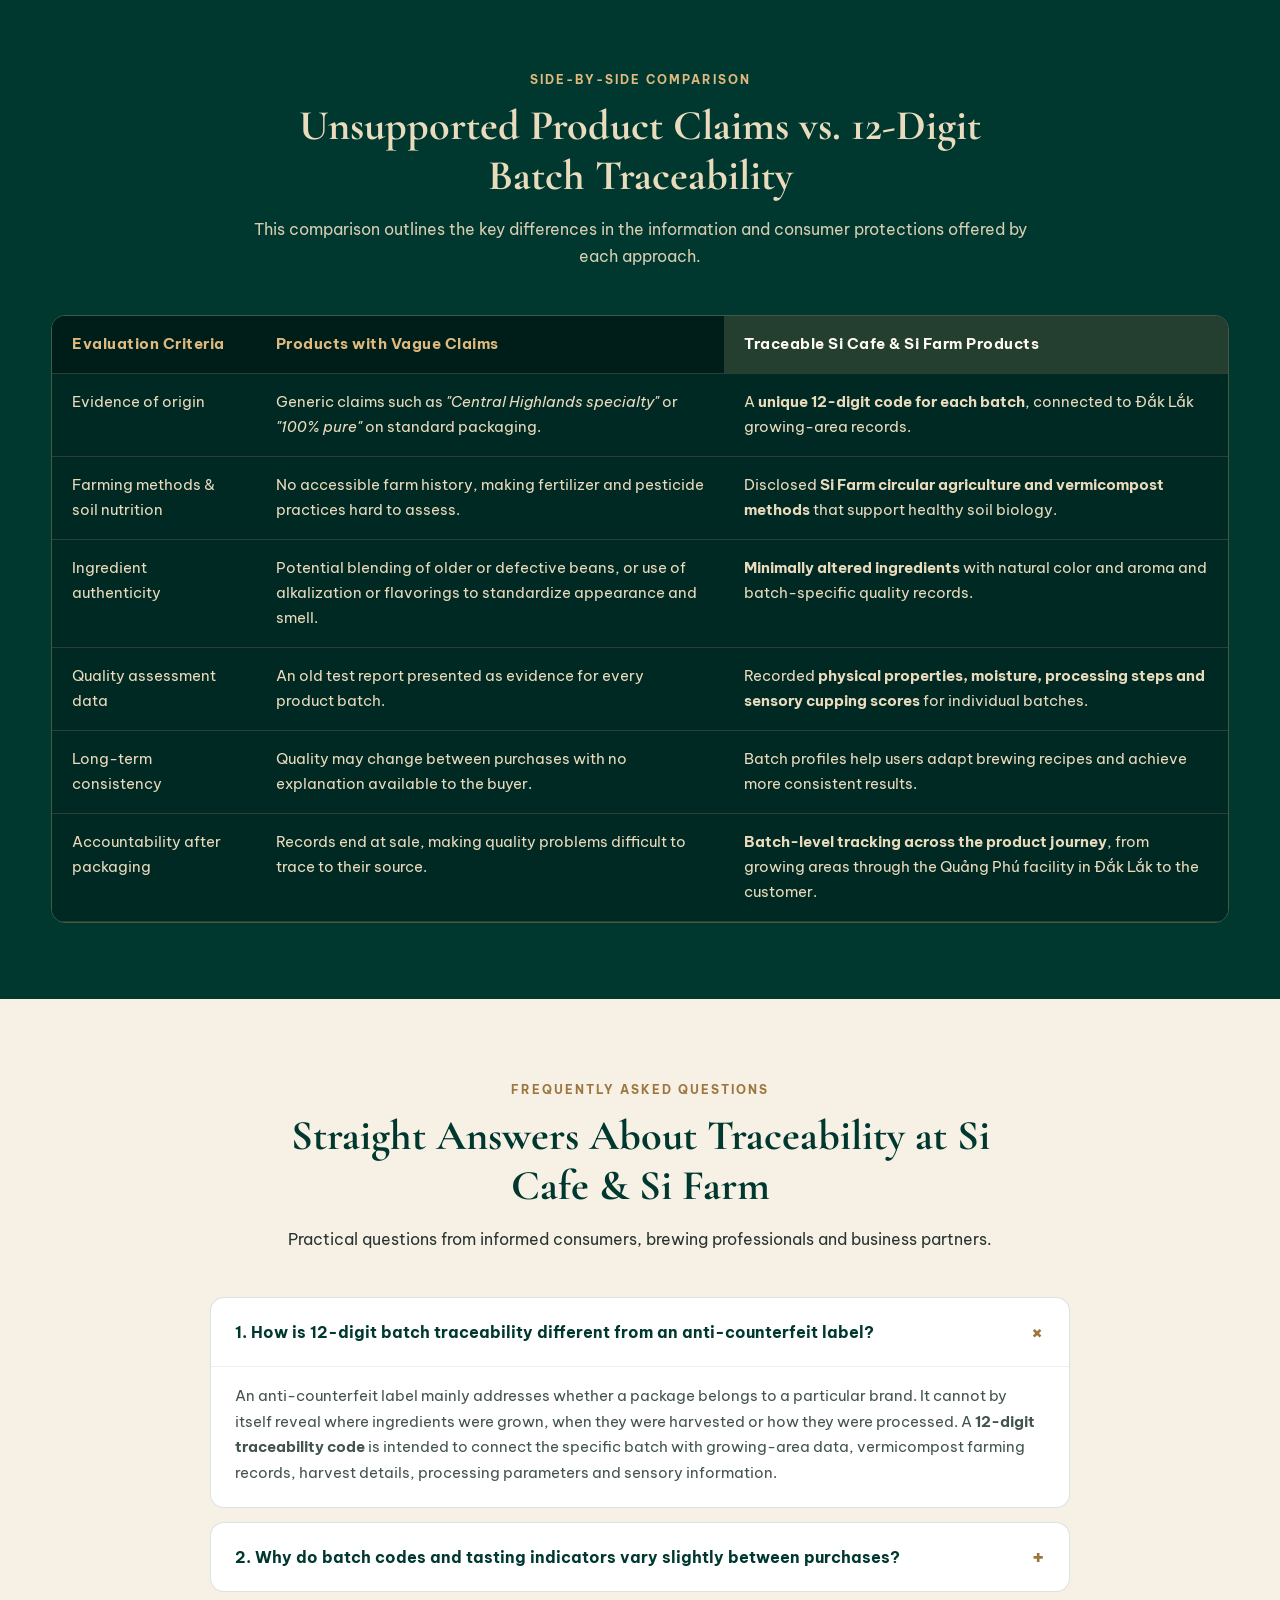
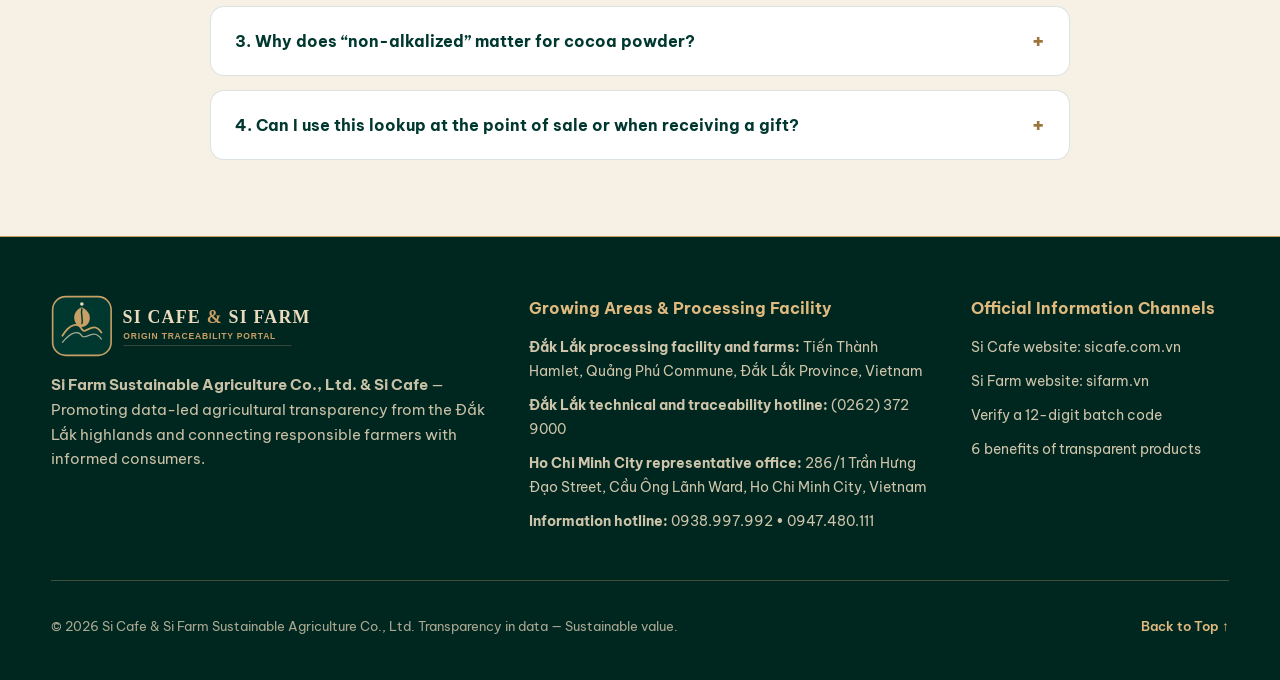
<file: en.html>
<!DOCTYPE html>

<html lang="en">
<head>
<meta charset="utf-8"/>
<meta content="width=device-width, initial-scale=1.0" name="viewport"/>
<title>Origin Transparency &amp; Customer Value | Si Cafe &amp; Si Farm</title>
<meta content="Explore Si Cafe &amp; Si Farm origin traceability, 12-digit batch passports, circular agriculture and the real benefits of transparent production data." name="description"/>
<link href="https://fonts.googleapis.com" rel="preconnect"/>
<link crossorigin="" href="https://fonts.gstatic.com" rel="preconnect"/>
<link href="https://fonts.googleapis.com/css2?family=Be+Vietnam+Pro:ital,wght@0,300;0,400;0,500;0,600;0,700;1,400&amp;family=Cormorant+Garamond:ital,wght@0,600;0,700;1,600&amp;display=swap" rel="stylesheet"/>
<link href="./styles.css" rel="stylesheet"/>
<link href="./index.html" hreflang="vi" rel="alternate"/><link href="./en.html" hreflang="en" rel="alternate"/><link href="./zh-CN.html" hreflang="zh-CN" rel="alternate"/><link href="./ko.html" hreflang="ko" rel="alternate"/><link href="./ja.html" hreflang="ja" rel="alternate"/><link href="./index.html" hreflang="x-default" rel="alternate"/></head>
<body>
<!-- Top Declaration Banner: Pure Transparency Portal (Non-Sales) -->
<div class="portal-notice">
<div class="container portal-notice__inner">
<span class="portal-badge">ORIGIN TRANSPARENCY &amp; CUSTOMER VALUE PORTAL</span>
<p>An in-depth information hub explaining the <strong>real benefits</strong> of choosing agricultural products traceable through every stage.</p>
</div>
</div>
<!-- Header & Navigation -->
<header class="site-header" id="top">
<div class="container header-inner">
<a aria-label="Si Cafe &amp; Si Farm — Select a language" class="brand-logo" href="#top">
<img alt="Si Cafe &amp; Si Farm logo" height="64" src="./images/logo-sicafe-sifarm.en.svg" width="270"/>
</a>
<nav aria-label="Main navigation" class="primary-nav" id="primaryNav">
<a class="nav-pill" href="#tra-cuu-ma-lo">Traceability Lookup</a>
<a href="#vi-sao-khong-noi-suong">Risks of Empty Claims</a>
<a href="#loi-ich-khach-hang">6 Customer Benefits</a>
<a href="#giai-ma-12-so">Data Structure</a>
<a href="#so-sanh-minh-bach">Real-World Comparison</a>
<a href="#faq">FAQs</a>
</nav><div class="header-controls"><label class="language-picker" for="languageSelect"><span aria-hidden="true" class="language-picker__icon">🌐</span><select aria-label="Select a language" class="language-picker__select" id="languageSelect"><option value="index.html">Tiếng Việt</option><option selected="selected" value="en.html">English</option><option value="zh-CN.html">简体中文</option><option value="ko.html">한국어</option><option value="ja.html">日本語</option></select></label><button aria-controls="primaryNav" aria-expanded="false" aria-label="Open navigation menu" class="mobile-nav-toggle" id="mobileNavToggle">
<span></span><span></span><span></span>
</button></div>
</div>
</header>
<main>
<!-- SECTION 1: HERO - TRIẾT LÝ "DỮ LIỆU THAY LỜI HỨA" -->
<section class="hero-section">
<div aria-hidden="true" class="am-vang-overlay"></div>
<div class="container hero-grid">
<div class="hero-content">
<div class="eyebrow-tag"><span class="dot"></span>SYMPHONY OF LIFE • ECHOES OF ĐẮK LẮK'S HIGHLANDS</div>
<h1>Don't Buy Beautiful Promises.<br/><span class="text-gold">Choose Truth You Can Verify.</span></h1>
<p class="hero-lead">In the coffee, cocoa and agricultural products market, any label can say <em>"pure"</em>, <em>"specialty"</em> or <em>"farm-fresh"</em>. The difference between marketing claims and genuine quality is simple: <strong>can you trace the exact package in your hands all the way back through its production journey?</strong></p>
<div class="hero-pillars">
<div class="pillar-item">
<strong>12-Digit Identification</strong>
<span>Every production batch has its own digital record, rather than a generic profile reused throughout the year.</span>
</div>
<div class="pillar-item">
<strong>6 Connected Stages</strong>
<span>From Đắk Lắk's soil and circular vermicompost farming to processing parameters and sensory evaluation.</span>
</div>
<div class="pillar-item">
<strong>Your Right to Know</strong>
<span>Understand what you consume and the actual value you receive for every amount you spend.</span>
</div>
</div>
<div class="hero-actions">
<a class="btn btn-gold" href="#tra-cuu-ma-lo">Trace a Real Product or View Examples</a>
<a class="btn btn-outline" href="#loi-ich-khach-hang">Explore All 6 Benefits</a>
</div>
</div>
<div class="hero-visual">
<img alt="12-digit traceability passport by Si Cafe &amp; Si Farm" height="520" src="./images/hero-symphony-traceability.en.svg" width="640"/>
</div>
</div>
</section>
<!-- SECTION 2: INTERACTIVE LIVE BATCH PASSPORT (TRÁI TIM THỰC CHỨNG) -->
<section class="section-lookup" id="tra-cuu-ma-lo">
<div class="container">
<div class="section-heading centered">
<span class="section-kicker">ILLUSTRATIVE TRACEABILITY RECORDS</span>
<h2>The Records Below Are for Demonstration Only</h2>
<p>The batch profiles below demonstrate how traceability information can be displayed; they are <strong>not verified production records</strong>. For actual product traceability, visit the <a class="actual-trace-link" href="https://sicafe.com.vn/truy-xuat-nguon-goc-sicafe/" rel="noopener noreferrer" target="_blank">SI CAFE Traceability Portal</a>, or enter the real batch / traceability code printed on your product below.</p>
</div>
<div class="lookup-console">
<form action="https://sicafe.com.vn/chi-tiet-truy-xuat-nguon-goc/" class="lookup-form" id="lotSearchForm" method="get" rel="noopener noreferrer" target="_blank">
<label class="lookup-real-label" for="lotCodeInput">LOOK UP A REAL PRODUCT CODE</label><div class="input-group">
<label class="sr-only" for="lotCodeInput">Real batch or traceability code</label>
<input autocapitalize="off" autocomplete="off" id="lotCodeInput" inputmode="text" maxlength="128" name="code" placeholder="Enter your real batch / traceability code" required="" spellcheck="false" type="text"/>
<button class="btn btn-gold" type="submit">Open Actual Traceability ↗</button>
</div><p class="lookup-real-note">Results open in a new tab at <strong>sicafe.com.vn</strong>.</p>

</form><div aria-label="Sample batch codes" class="sample-pills">
<span class="sample-label">Demonstration data — select a sample profile:</span>
<button class="sample-chip active" data-lot="912610261847" type="button"><strong>912610261847</strong> • Fine Robusta Đắk Lắk</button>
<button class="sample-chip" data-lot="912611121854" type="button"><strong>912611121854</strong> • Freeze-Dried Coffee</button>
<button class="sample-chip" data-lot="912611151860" type="button"><strong>912611151860</strong> • Natural, Non-Alkalized Cocoa</button>
</div>
<!-- Dynamic Result Container -->
<div aria-live="polite" class="lot-passport-card" id="lotResultContainer">
<!-- Populated dynamically by script.js -->
</div>
</div>
</div>
</section>
<!-- SECTION 3: PHÂN TÍCH VẤN ĐỀ - CÁI GIÁ CỦA VIỆC TIN VÀO "NÓI SUÔNG" -->
<section class="section-light" id="vi-sao-khong-noi-suong">
<div class="container">
<div class="section-heading">
<span class="section-kicker dark">A CLOSER LOOK AT THE MARKET</span>
<h2>Why Can Unsupported Claims Be So Costly for Consumers?</h2>
<p>When traceability stops at packaging, buyers must put their health, taste experience and budget in the hands of statements they cannot verify.</p>
</div>
<div class="risk-grid">
<article class="risk-card">
<div class="risk-number">01</div>
<h3>Confusing “pure” products with blends that mask defects</h3>
<p>Without a batch record, coffee or cocoa may contain older or defective ingredients; cocoa may also be alkalized to darken its color and mask unwanted acidity. With no supporting data, customers may pay for premium quality without receiving the expected natural flavor.</p>
<div class="risk-takeaway"><strong>Possible impact:</strong> Loss of naturally occurring compounds, such as polyphenols and flavanols in cocoa, and distinctive regional aromas.</div>
</article>
<article class="risk-card">
<div class="risk-number">02</div>
<h3>Blind spots in chemical residues and short-term farming</h3>
<p>Yield-driven cultivation can increase reliance on fertilizers and pesticides, and these traces cannot be detected reliably by sight or smell after roasting. Without farm logs and soil-management data, “clean agriculture” remains an unverified slogan.</p>
<div class="risk-takeaway"><strong>Possible impact:</strong> Uncertainty about long-term dietary exposure through everyday consumption.</div>
</article>
<article class="risk-card">
<div class="risk-number">03</div>
<h3>Using one outstanding sample to represent an entire year</h3>
<p>Some producers test or score a small early-season sample, then present the result as representative of much larger quantities sourced throughout the year. Without batch-level traceability, buyers cannot tell which production run their package belongs to.</p>
<div class="risk-takeaway"><strong>Possible impact:</strong> Inconsistent flavor across purchases, making it harder for home brewers and F&amp;B operators to plan.</div>
</article>
<article class="risk-card">
<div class="risk-number">04</div>
<h3>Accountability disappearing after purchase</h3>
<p>Without a batch identifier, changes in moisture, flavor or storage quality are hard to trace to harvesting, processing or warehousing. Transparency requires a producer to remain accountable for each specific batch.</p>
<div class="risk-takeaway"><strong>Possible impact:</strong> Customers have little concrete information when an experience falls short.</div>
</article>
</div>
</div>
</section>
<!-- SECTION 4: PHÂN TÍCH CHUYÊN SÂU 6 LỢI ÍCH KHÁCH HÀNG NHẬN ĐƯỢC -->
<section class="section-dark" id="loi-ich-khach-hang">
<div class="container">
<div class="section-heading centered">
<span class="section-kicker">MEANINGFUL VALUE FOR YOU</span>
<h2>6 Practical Benefits of Products with Transparent Origins</h2>
<p>Traceability is more than factory technology. It is a <strong>safeguard for your interests</strong> and a way to <strong>enhance your everyday experience</strong> with the products you enjoy.</p>
</div>
<!-- Interactive Benefit Filter / Explorer -->
<div aria-label="Filter by customer benefit" class="benefit-tabs" role="tablist">
<button aria-selected="true" class="benefit-tab active" data-filter="all" role="tab" type="button">All 6 Core Benefits</button>
<button aria-selected="false" class="benefit-tab" data-filter="health" role="tab" type="button">Health &amp; Safety</button>
<button aria-selected="false" class="benefit-tab" data-filter="sensory" role="tab" type="button">Flavor &amp; Consistency</button>
<button aria-selected="false" class="benefit-tab" data-filter="value" role="tab" type="button">Value &amp; Responsibility</button>
</div>
<div class="benefits-grid" id="benefitsGrid">
<!-- Benefit 1 -->
<article class="benefit-card" data-category="health">
<div class="benefit-header">
<span class="benefit-index">BENEFIT 01</span>
<span class="benefit-tag">Information Empowerment</span>
</div>
<h3>Move from blind trust to active verification</h3>
<p>You no longer have to rely solely on recommendations or polished packaging descriptions. Scan the code or enter 12 digits to view batch information on Đắk Lắk's growing area, harvest dates, processing methods and recorded quality metrics.</p>
<ul class="benefit-proof-list">
<li>Identify the crop variety and cultivation elevation.</li>
<li>Review batch age using the harvest and packaging dates.</li>
<li>Make purchasing decisions based on documented information rather than assumptions.</li>
</ul>
</article>
<!-- Benefit 2 -->
<article class="benefit-card" data-category="health">
<div class="benefit-header">
<span class="benefit-index">BENEFIT 02</span>
<span class="benefit-tag">Health Awareness</span>
</div>
<h3>Greater confidence through circular agriculture and minimally altered processing</h3>
<p>At <strong>Si Farm &amp; Si Cafe</strong>, origin transparency is linked to circular agriculture, improving soil through <strong>vermicompost</strong>, using biological crop-management practices and avoiding artificial flavor additions or alkalization intended to conceal defects.</p>
<ul class="benefit-proof-list">
<li>Better visibility into farming inputs and potential agricultural residues.</li>
<li>Support the preservation of naturally occurring antioxidants in cocoa and coffee.</li>
<li>Make more informed choices for family and everyday consumption.</li>
</ul>
</article>
<!-- Benefit 3 -->
<article class="benefit-card" data-category="sensory">
<div class="benefit-header">
<span class="benefit-index">BENEFIT 03</span>
<span class="benefit-tag">Sensory Experience</span>
</div>
<h3>Discover authentic flavors and the stories behind each tasting note</h3>
<p>When you know a Fine Robusta batch was harvested at over 95% ripeness, fermented under controlled conditions and carefully dried on raised beds, its lasting sweetness and notes of dark chocolate, roasted chestnut and ripe fruit become easier to appreciate.</p>
<ul class="benefit-proof-list">
<li>Batch-specific tasting notes accompany the actual traceability code.</li>
<li>Turn every cup into a richer exploration of its place of origin.</li>
</ul>
</article>
<!-- Benefit 4 -->
<article class="benefit-card" data-category="sensory">
<div class="benefit-header">
<span class="benefit-index">BENEFIT 04</span>
<span class="benefit-tag">Consistency &amp; Repeatability</span>
</div>
<h3>Fine-tune brewing recipes with consistent batch-specific information</h3>
<p>For home brewers, café owners and F&amp;B partners, unexpected raw-material changes can disrupt a recipe. Batch records provide details such as moisture, roast level and processing method so brewing parameters can be adjusted and results reproduced.</p>
<ul class="benefit-proof-list">
<li>Adjust grind size, water temperature and extraction time to the batch profile.</li>
<li>Maintain a consistent beverage experience for your own customers.</li>
</ul>
</article>
<!-- Benefit 5 -->
<article class="benefit-card" data-category="value">
<div class="benefit-header">
<span class="benefit-index">BENEFIT 05</span>
<span class="benefit-tag">Real Economic Value</span>
</div>
<h3>Pay for actual quality—not an inflated marketing story</h3>
<p>Transparent origin records reveal where value comes from: selective ripe-cherry harvesting, circular soil care, advanced processing such as freeze-drying and natural aroma recovery, and documented quality-control procedures.</p>
<ul class="benefit-proof-list">
<li>Reduce the risk of paying premium prices for lower-grade ingredients in attractive packaging.</li>
<li>Match spending to the documented quality of the raw materials.</li>
</ul>
</article>
<!-- Benefit 6 -->
<article class="benefit-card" data-category="value">
<div class="benefit-header">
<span class="benefit-index">BENEFIT 06</span>
<span class="benefit-tag">Sustainable Impact</span>
</div>
<h3>Support responsible farming while strengthening your own credibility</h3>
<p>Choosing transparent products helps encourage Đắk Lắk farmers to invest in responsible cultivation, healthier soil and circular vermicompost systems. When offered as a corporate gift or served to guests, a traceable batch also communicates care and accountability.</p>
<ul class="benefit-proof-list">
<li>Build confidence when presenting gifts to business partners and clients.</li>
<li>Support greener agricultural value chains and sustainability goals.</li>
</ul>
</article>
</div>
<!-- Visual Closed-Loop Cycle Diagram -->
<div class="cycle-showcase">
<img alt="Closed-loop traceability diagram from Đắk Lắk farmland to the consumer" height="320" src="./images/cycle-circular-agriculture.en.svg" width="860"/>
</div>
</div>
</section>
<!-- SECTION 5: GIẢI MÃ CẤU TRÚC MÃ ĐỊNH DANH 12 CHỮ SỐ -->
<section class="section-light" id="giai-ma-12-so">
<div class="container">
<div class="section-heading">
<span class="section-kicker dark">HOW TRANSPARENCY WORKS</span>
<h2>Inside the 12-Digit Batch Code: What Does Each Part Mean?</h2>
<p>Each Si Cafe &amp; Si Farm code (for example, <code>9126 1026 1847</code>) represents a production-batch identifier from the management system. Select a number group below to explore the information it represents:</p>
</div>
<div class="anatomy-box">
<div aria-label="Four groups of a 12-digit batch code" class="anatomy-digits" role="group">
<button class="digit-segment active" data-segment="seg1" type="button">
<span class="seg-code">91</span>
<span class="seg-name">Group 1: Ecosystem &amp; Ingredient Category</span>
</button>
<button class="digit-segment" data-segment="seg2" type="button">
<span class="seg-code">26</span>
<span class="seg-name">Group 2: Crop Year &amp; Production Cycle</span>
</button>
<button class="digit-segment" data-segment="seg3" type="button">
<span class="seg-code">1026</span>
<span class="seg-name">Group 3: Processing / Release Time Marker</span>
</button>
<button class="digit-segment" data-segment="seg4" type="button">
<span class="seg-code">1847</span>
<span class="seg-name">Group 4: Unique Batch Identifier</span>
</button>
</div>
<div class="anatomy-detail" id="anatomyDetail">
<!-- Populated by script.js -->
</div>
</div>
</div>
</section>
<!-- SECTION 6: BẢNG ĐỐI CHIẾU TRỰC QUAN -->
<section class="section-dark" id="so-sanh-minh-bach">
<div class="container">
<div class="section-heading centered">
<span class="section-kicker">SIDE-BY-SIDE COMPARISON</span>
<h2>Unsupported Product Claims vs. 12-Digit Batch Traceability</h2>
<p>This comparison outlines the key differences in the information and consumer protections offered by each approach.</p>
</div>
<div class="table-wrapper">
<table class="comparison-table">
<thead>
<tr>
<th scope="col">Evaluation Criteria</th>
<th class="col-vague" scope="col">Products with Vague Claims</th>
<th class="col-verified" scope="col">Traceable Si Cafe &amp; Si Farm Products</th>
</tr>
</thead>
<tbody>
<tr>
<td>Evidence of origin</td>
<td>Generic claims such as <em>"Central Highlands specialty"</em> or <em>"100% pure"</em> on standard packaging.</td>
<td>A <strong>unique 12-digit code for each batch</strong>, connected to Đắk Lắk growing-area records.</td>
</tr>
<tr>
<td>Farming methods &amp; soil nutrition</td>
<td>No accessible farm history, making fertilizer and pesticide practices hard to assess.</td>
<td>Disclosed <strong>Si Farm circular agriculture and vermicompost methods</strong> that support healthy soil biology.</td>
</tr>
<tr>
<td>Ingredient authenticity</td>
<td>Potential blending of older or defective beans, or use of alkalization or flavorings to standardize appearance and smell.</td>
<td><strong>Minimally altered ingredients</strong> with natural color and aroma and batch-specific quality records.</td>
</tr>
<tr>
<td>Quality assessment data</td>
<td>An old test report presented as evidence for every product batch.</td>
<td>Recorded <strong>physical properties, moisture, processing steps and sensory cupping scores</strong> for individual batches.</td>
</tr>
<tr>
<td>Long-term consistency</td>
<td>Quality may change between purchases with no explanation available to the buyer.</td>
<td>Batch profiles help users adapt brewing recipes and achieve more consistent results.</td>
</tr>
<tr>
<td>Accountability after packaging</td>
<td>Records end at sale, making quality problems difficult to trace to their source.</td>
<td><strong>Batch-level tracking across the product journey</strong>, from growing areas through the Quảng Phú facility in Đắk Lắk to the customer.</td>
</tr>
</tbody>
</table>
</div>
</div>
</section>
<!-- SECTION 7: FAQ - GIẢI ĐÁP CHUYÊN SÂU VỀ TRUY XUẤT NGUỒN GỐC -->
<section class="section-light" id="faq">
<div class="container">
<div class="section-heading centered">
<span class="section-kicker dark">FREQUENTLY ASKED QUESTIONS</span>
<h2>Straight Answers About Traceability at Si Cafe &amp; Si Farm</h2>
<p>Practical questions from informed consumers, brewing professionals and business partners.</p>
</div>
<div class="faq-list" id="faqList">
<div class="faq-item active">
<button aria-expanded="true" class="faq-question" type="button">
<span>1. How is 12-digit batch traceability different from an anti-counterfeit label?</span>
<span class="faq-icon">+</span>
</button>
<div class="faq-answer">
<p>An anti-counterfeit label mainly addresses whether a package belongs to a particular brand. It cannot by itself reveal where ingredients were grown, when they were harvested or how they were processed. A <strong>12-digit traceability code</strong> is intended to connect the specific batch with growing-area data, vermicompost farming records, harvest details, processing parameters and sensory information.</p>
</div>
</div>
<div class="faq-item">
<button aria-expanded="false" class="faq-question" type="button">
<span>2. Why do batch codes and tasting indicators vary slightly between purchases?</span>
<span class="faq-icon">+</span>
</button>
<div class="faq-answer">
<p>This can reflect the <strong>natural variation of real agricultural products</strong>. Sunlight, rainfall, ripeness and microclimate change over time. Individual batch records make these differences visible rather than relying on one fixed description for every product.</p>
</div>
</div>
<div class="faq-item">
<button aria-expanded="false" class="faq-question" type="button">
<span>3. Why does “non-alkalized” matter for cocoa powder?</span>
<span class="faq-icon">+</span>
</button>
<div class="faq-answer">
<p>Many cocoa powders are alkalized (Dutch-processed) to darken their color and reduce acidity. This treatment can reduce naturally occurring <strong>flavanols and polyphenols</strong>. Natural cocoa traceability helps document fermentation, roasting conditions and the absence of alkalization, along with the flavor characteristics of Đắk Lắk cocoa.</p>
</div>
</div>
<div class="faq-item">
<button aria-expanded="false" class="faq-question" type="button">
<span>4. Can I use this lookup at the point of sale or when receiving a gift?</span>
<span class="faq-icon">+</span>
</button>
<div class="faq-answer">
<p>Yes. Scan the QR code with your phone, which may open a link with the batch-specific <code>?lot=...</code> parameter, or enter the 12-digit code printed on the label. You can view the available batch information before opening the package.</p>
</div>
</div>
</div>
</div>
</section>
</main>
<!-- FOOTER: OFFICIAL ENTITY & VERIFICATION CHANNELS -->
<footer class="site-footer">
<div class="container footer-grid">
<div class="footer-brand">
<img alt="Si Cafe &amp; Si Farm logo" height="62" src="./images/logo-sicafe-sifarm.en.svg" width="260"/>
<p class="footer-mission"><strong>Si Farm Sustainable Agriculture Co., Ltd. &amp; Si Cafe</strong> — Promoting data-led agricultural transparency from the Đắk Lắk highlands and connecting responsible farmers with informed consumers.</p>
</div>
<div class="footer-col">
<h4>Growing Areas &amp; Processing Facility</h4>
<ul>
<li><strong>Đắk Lắk processing facility and farms:</strong> Tiến Thành Hamlet, Quảng Phú Commune, Đắk Lắk Province, Vietnam</li>
<li><strong>Đắk Lắk technical and traceability hotline:</strong> <a href="tel:02623729000">(0262) 372 9000</a></li>
<li><strong>Ho Chi Minh City representative office:</strong> 286/1 Trần Hưng Đạo Street, Cầu Ông Lãnh Ward, Ho Chi Minh City, Vietnam</li>
<li><strong>Information hotline:</strong> <a href="tel:0938997992">0938.997.992</a> • <a href="tel:0947480111">0947.480.111</a></li>
</ul>
</div>
<div class="footer-col">
<h4>Official Information Channels</h4>
<ul>
<li><a href="https://sicafe.com.vn" rel="noopener noreferrer" target="_blank">Si Cafe website: sicafe.com.vn</a></li>
<li><a href="https://sifarm.vn" rel="noopener noreferrer" target="_blank">Si Farm website: sifarm.vn</a></li>
<li><a href="#tra-cuu-ma-lo">Verify a 12-digit batch code</a></li>
<li><a href="#loi-ich-khach-hang">6 benefits of transparent products</a></li>
</ul>
</div>
</div>
<div class="container footer-bottom">
<p>© 2026 Si Cafe &amp; Si Farm Sustainable Agriculture Co., Ltd. Transparency in data — Sustainable value.</p>
<a class="back-to-top" href="#top">Back to Top ↑</a>
</div>
</footer>
<script src="./i18n_dynamic.js"></script><script src="./script.js"></script>
</body>
</html>
</file>
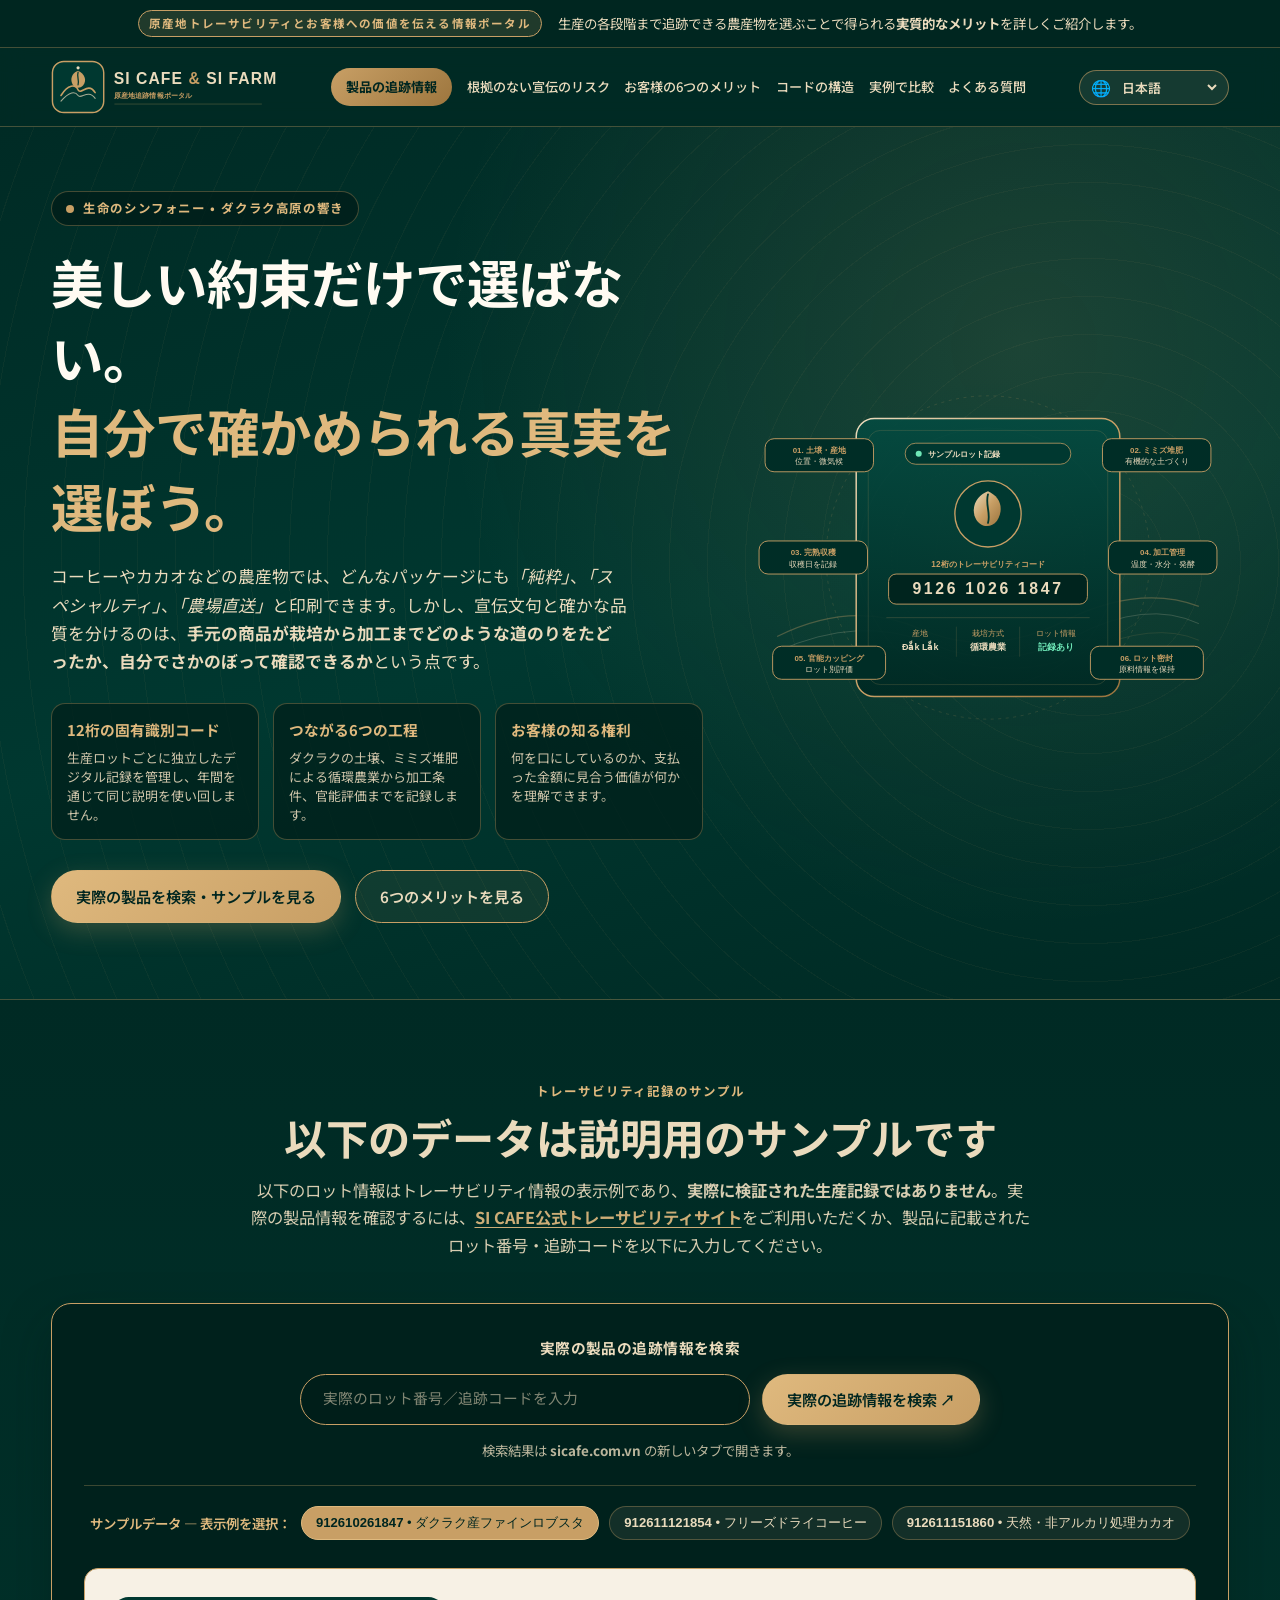
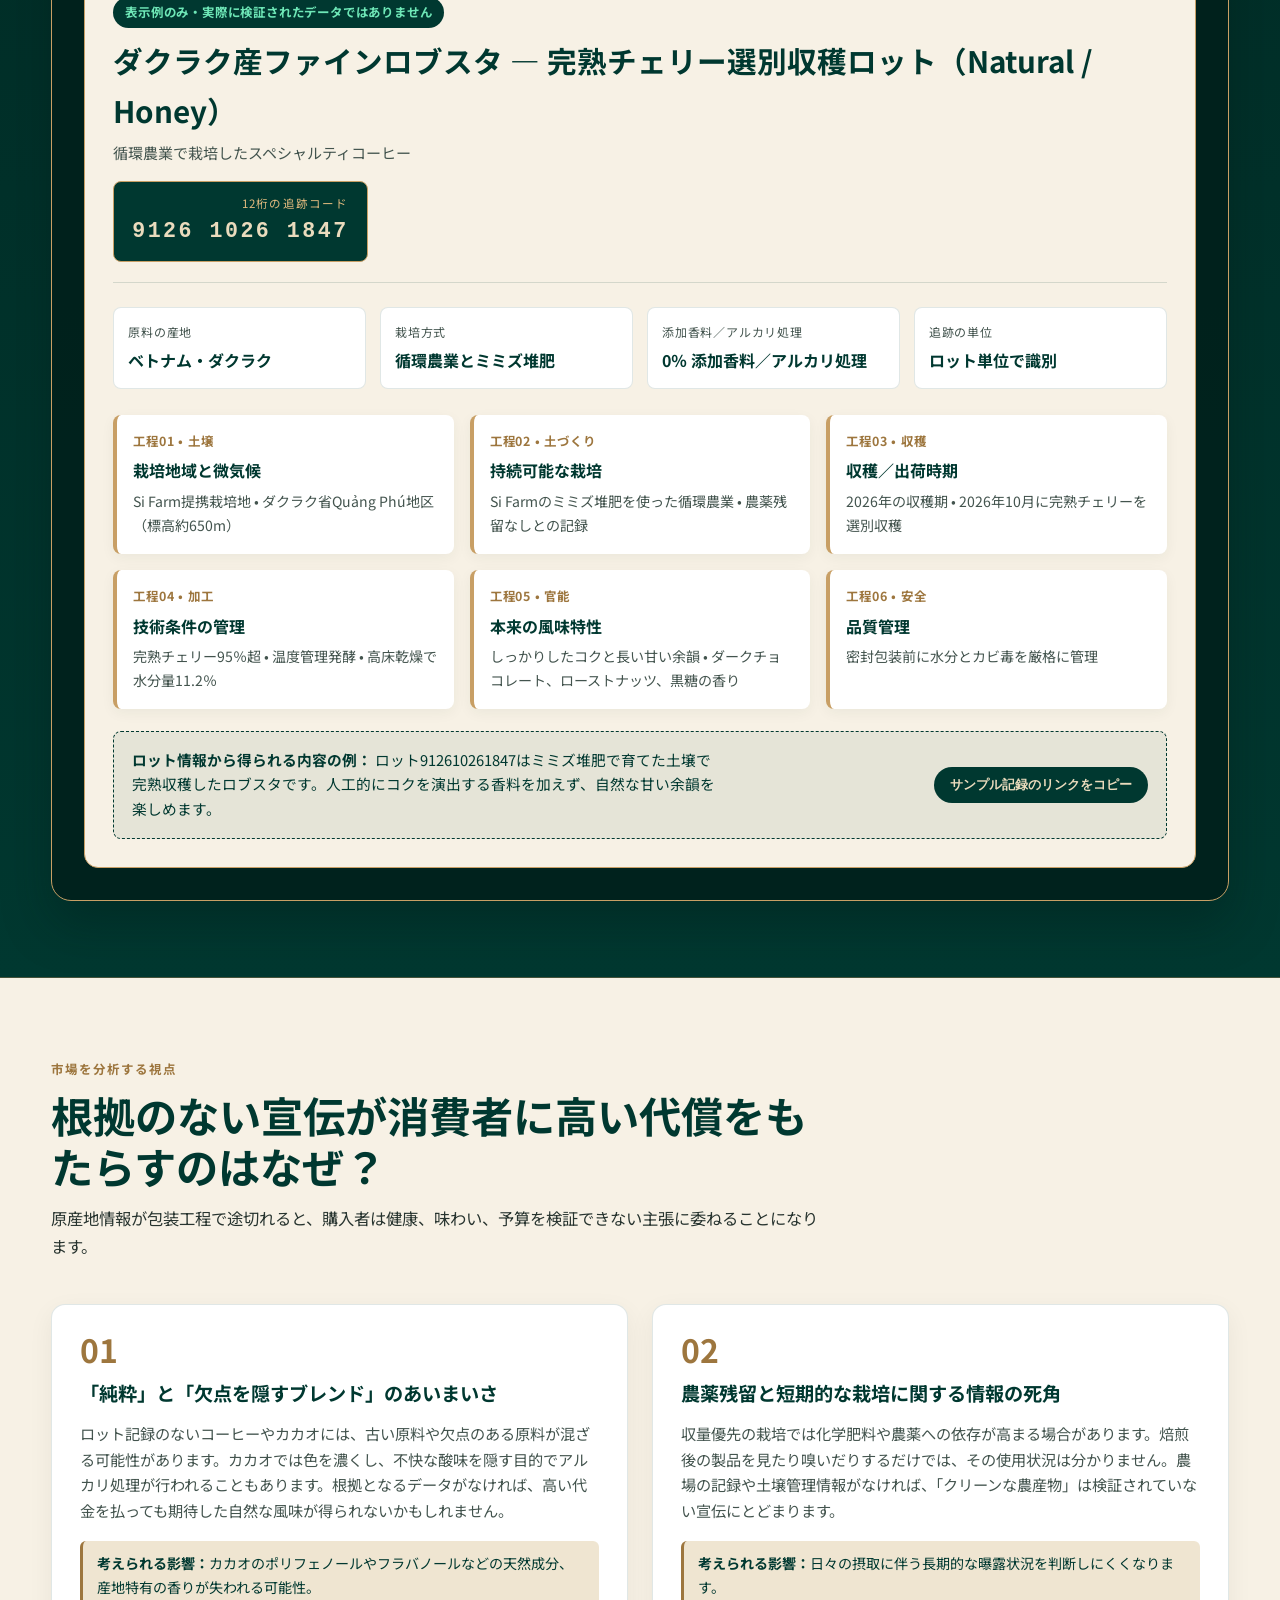
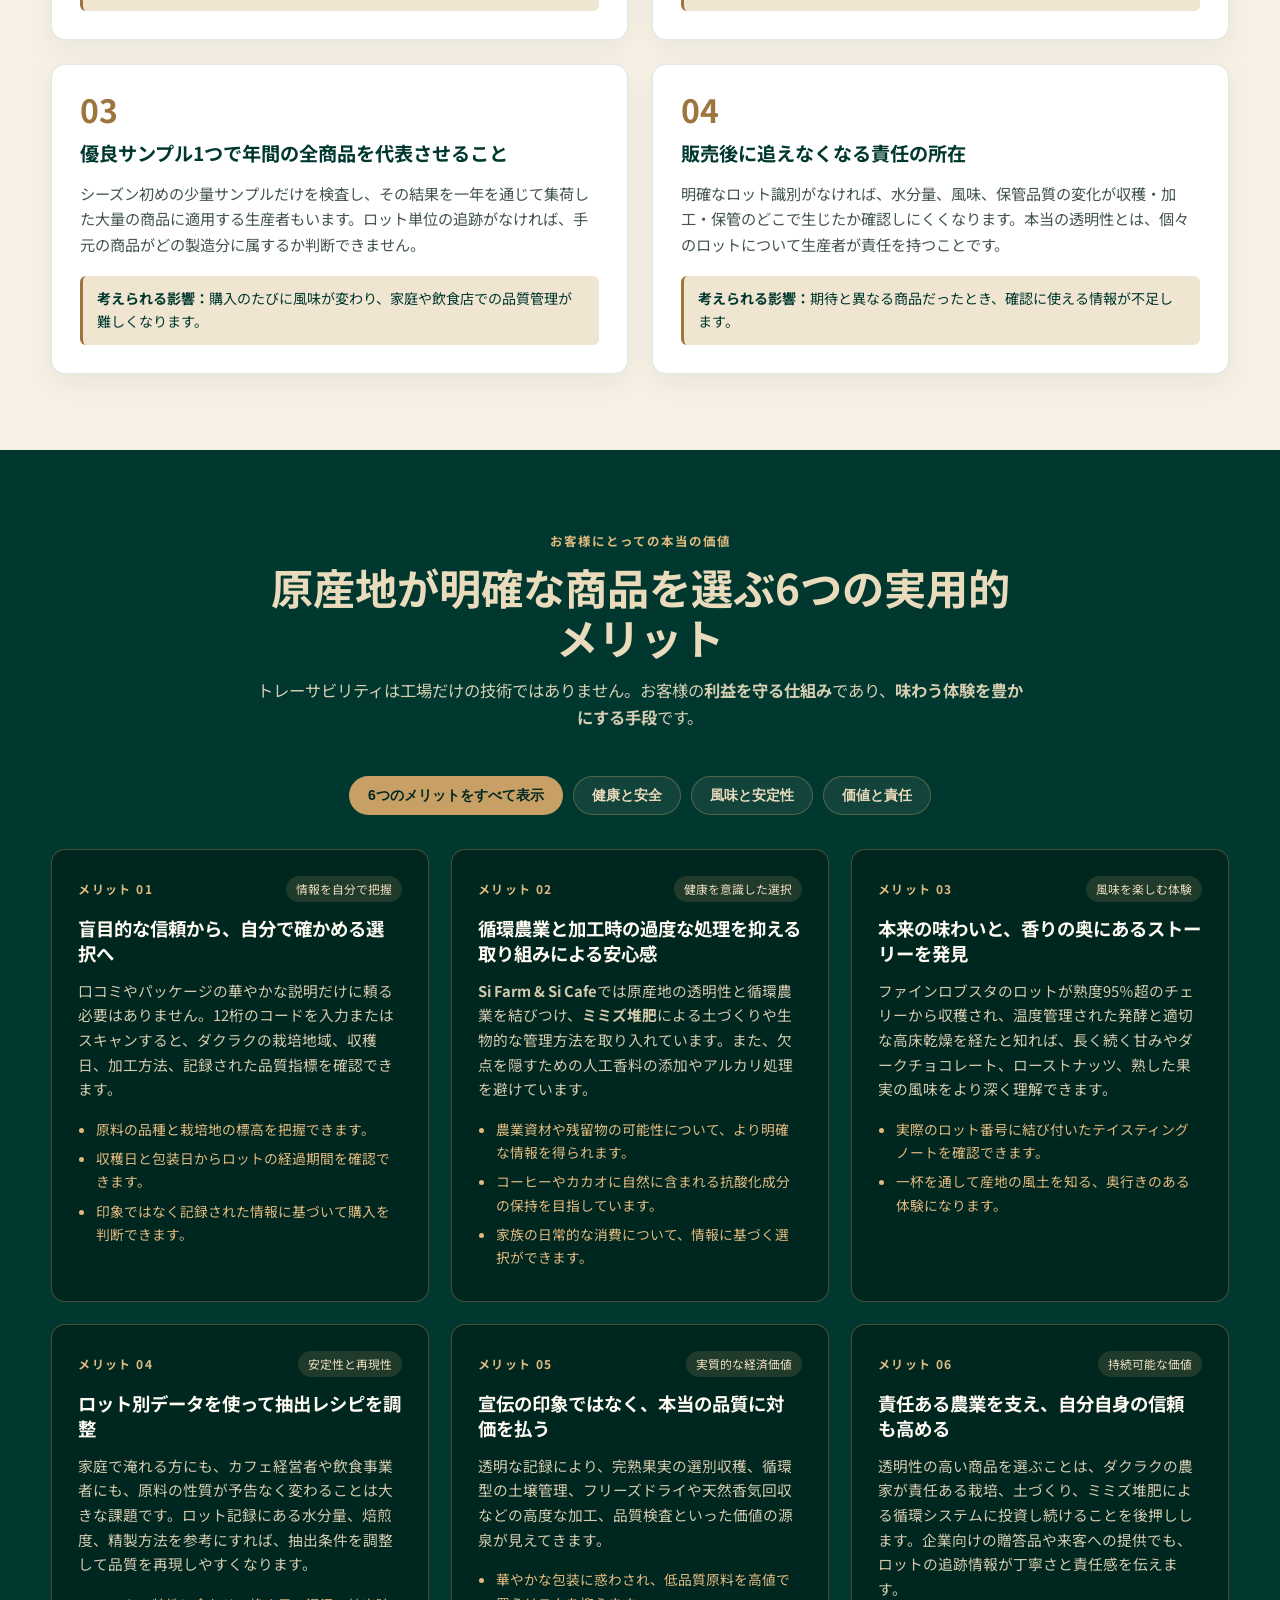
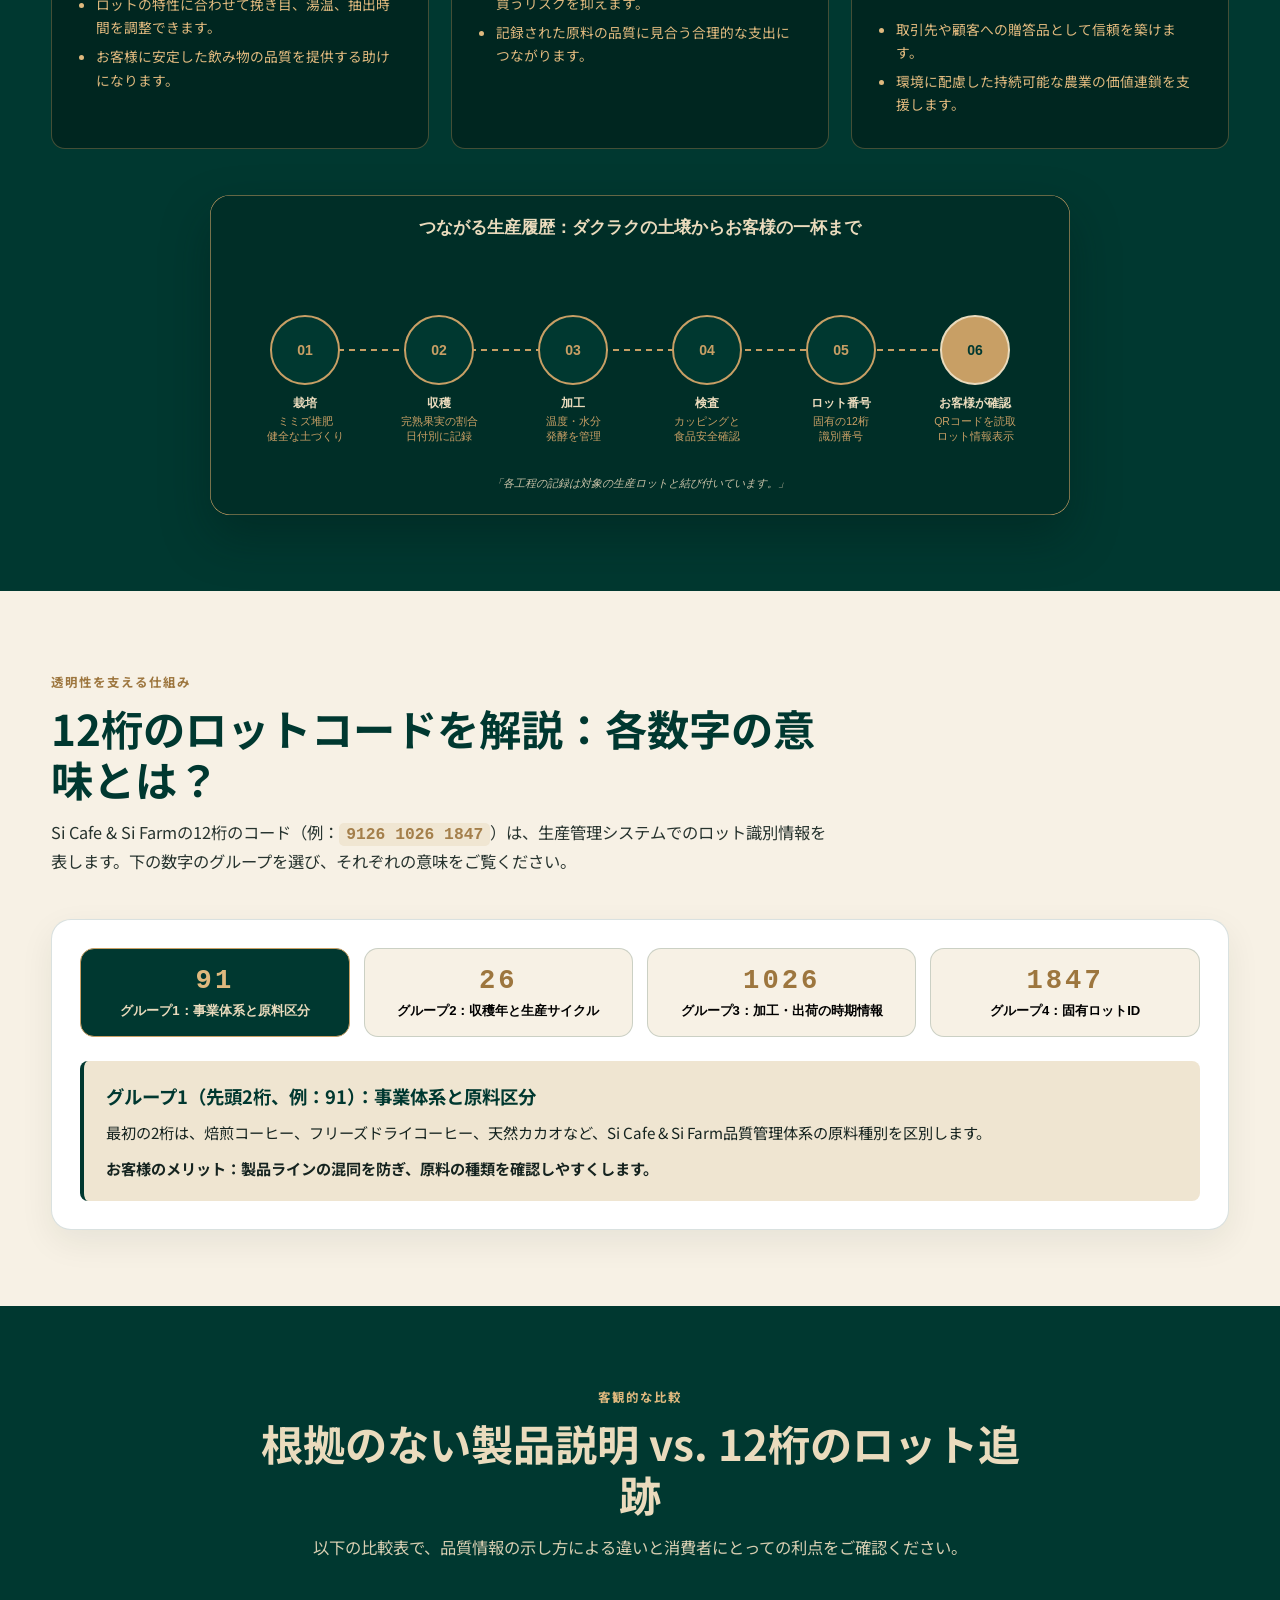
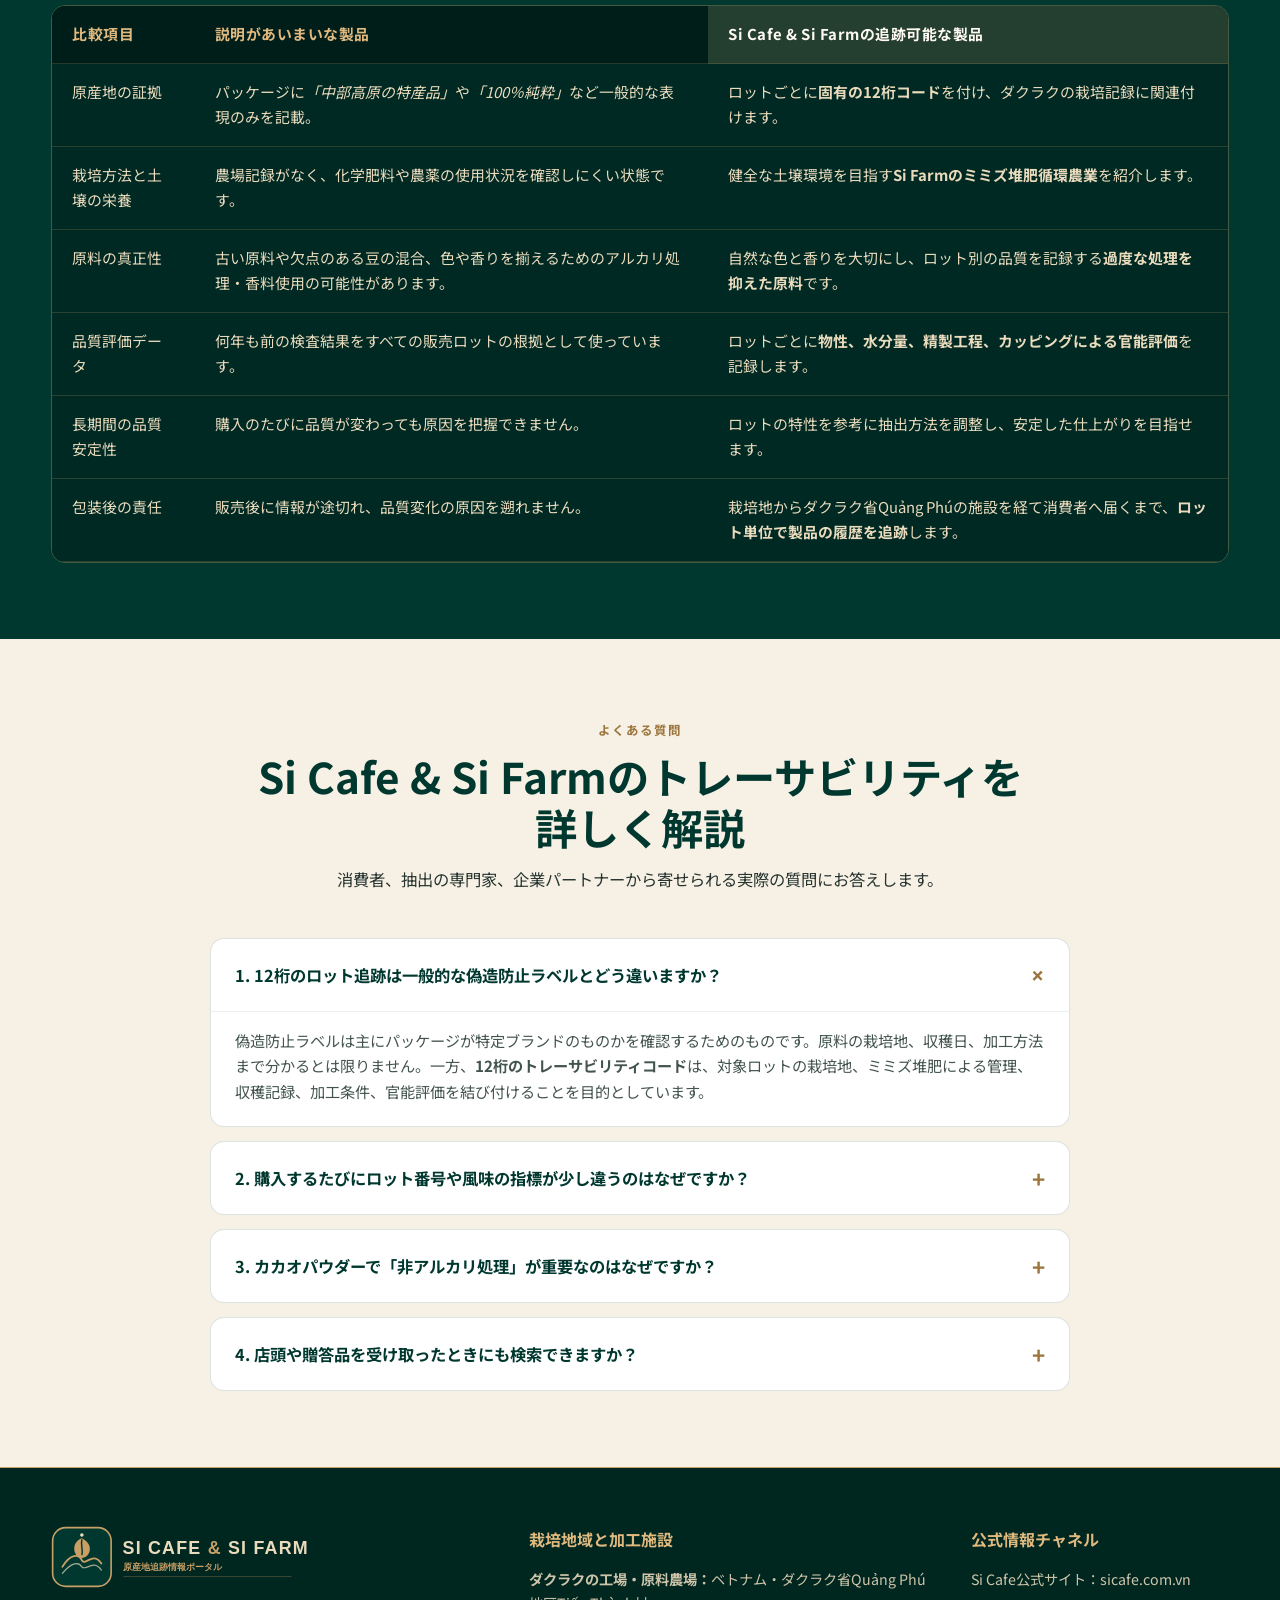
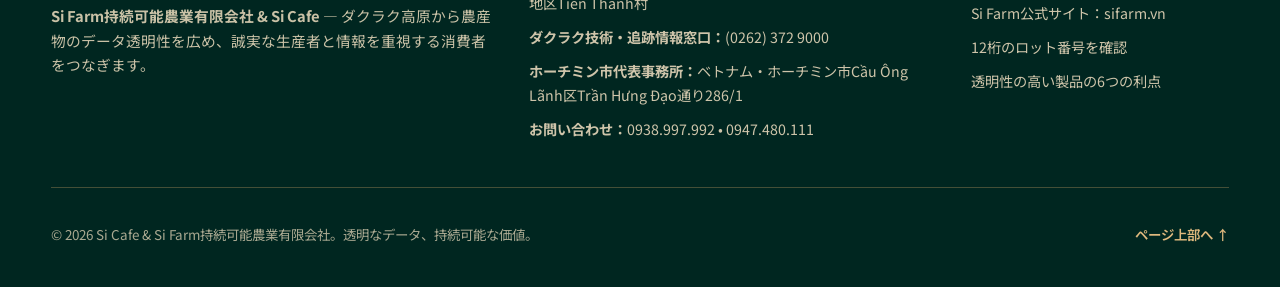
<file: ja.html>
<!DOCTYPE html>

<html lang="ja">
<head>
<meta charset="utf-8"/>
<meta content="width=device-width, initial-scale=1.0" name="viewport"/>
<title>原産地トレーサビリティとお客様への価値 | Si Cafe &amp; Si Farm</title>
<meta content="Si Cafe &amp; Si Farmの原産地追跡、12桁のロット情報、循環農業、透明な生産記録がもたらす価値をご紹介します。" name="description"/>
<link href="https://fonts.googleapis.com" rel="preconnect"/>
<link crossorigin="" href="https://fonts.gstatic.com" rel="preconnect"/>
<link href="https://fonts.googleapis.com/css2?family=Be+Vietnam+Pro:ital,wght@0,300;0,400;0,500;0,600;0,700;1,400&amp;family=Cormorant+Garamond:ital,wght@0,600;0,700;1,600&amp;display=swap" rel="stylesheet"/>
<link href="./styles.css" rel="stylesheet"/>
<link href="./index.html" hreflang="vi" rel="alternate"/><link href="./en.html" hreflang="en" rel="alternate"/><link href="./zh-CN.html" hreflang="zh-CN" rel="alternate"/><link href="./ko.html" hreflang="ko" rel="alternate"/><link href="./ja.html" hreflang="ja" rel="alternate"/><link href="./index.html" hreflang="x-default" rel="alternate"/><link href="https://fonts.googleapis.com/css2?family=Noto+Sans+JP:wght@400;500;600;700&amp;display=swap" rel="stylesheet"/></head>
<body>
<!-- Top Declaration Banner: Pure Transparency Portal (Non-Sales) -->
<div class="portal-notice">
<div class="container portal-notice__inner">
<span class="portal-badge">原産地トレーサビリティとお客様への価値を伝える情報ポータル</span>
<p>生産の各段階まで追跡できる農産物を選ぶことで得られる<strong>実質的なメリット</strong>を詳しくご紹介します。</p>
</div>
</div>
<!-- Header & Navigation -->
<header class="site-header" id="top">
<div class="container header-inner">
<a aria-label="Si Cafe &amp; Si Farm — 言語を選択" class="brand-logo" href="#top">
<img alt="Si Cafe &amp; Si Farmのロゴ" height="64" src="./images/logo-sicafe-sifarm.ja.svg" width="270"/>
</a>
<nav aria-label="メインナビゲーション" class="primary-nav" id="primaryNav">
<a class="nav-pill" href="#tra-cuu-ma-lo">製品の追跡情報</a>
<a href="#vi-sao-khong-noi-suong">根拠のない宣伝のリスク</a>
<a href="#loi-ich-khach-hang">お客様の6つのメリット</a>
<a href="#giai-ma-12-so">コードの構造</a>
<a href="#so-sanh-minh-bach">実例で比較</a>
<a href="#faq">よくある質問</a>
</nav><div class="header-controls"><label class="language-picker" for="languageSelect"><span aria-hidden="true" class="language-picker__icon">🌐</span><select aria-label="言語を選択" class="language-picker__select" id="languageSelect"><option value="index.html">Tiếng Việt</option><option value="en.html">English</option><option value="zh-CN.html">简体中文</option><option value="ko.html">한국어</option><option selected="selected" value="ja.html">日本語</option></select></label><button aria-controls="primaryNav" aria-expanded="false" aria-label="ナビゲーションメニューを開く" class="mobile-nav-toggle" id="mobileNavToggle">
<span></span><span></span><span></span>
</button></div>
</div>
</header>
<main>
<!-- SECTION 1: HERO - TRIẾT LÝ "DỮ LIỆU THAY LỜI HỨA" -->
<section class="hero-section">
<div aria-hidden="true" class="am-vang-overlay"></div>
<div class="container hero-grid">
<div class="hero-content">
<div class="eyebrow-tag"><span class="dot"></span>生命のシンフォニー • ダクラク高原の響き</div>
<h1>美しい約束だけで選ばない。<br/><span class="text-gold">自分で確かめられる真実を選ぼう。</span></h1>
<p class="hero-lead">コーヒーやカカオなどの農産物では、どんなパッケージにも<em>「純粋」</em>、<em>「スペシャルティ」</em>、<em>「農場直送」</em>と印刷できます。しかし、宣伝文句と確かな品質を分けるのは、<strong>手元の商品が栽培から加工までどのような道のりをたどったか、自分でさかのぼって確認できるか</strong>という点です。</p>
<div class="hero-pillars">
<div class="pillar-item">
<strong>12桁の固有識別コード</strong>
<span>生産ロットごとに独立したデジタル記録を管理し、年間を通じて同じ説明を使い回しません。</span>
</div>
<div class="pillar-item">
<strong>つながる6つの工程</strong>
<span>ダクラクの土壌、ミミズ堆肥による循環農業から加工条件、官能評価までを記録します。</span>
</div>
<div class="pillar-item">
<strong>お客様の知る権利</strong>
<span>何を口にしているのか、支払った金額に見合う価値が何かを理解できます。</span>
</div>
</div>
<div class="hero-actions">
<a class="btn btn-gold" href="#tra-cuu-ma-lo">実際の製品を検索・サンプルを見る</a>
<a class="btn btn-outline" href="#loi-ich-khach-hang">6つのメリットを見る</a>
</div>
</div>
<div class="hero-visual">
<img alt="Si Cafe &amp; Si Farmの12桁ロット追跡イメージ" height="520" src="./images/hero-symphony-traceability.ja.svg" width="640"/>
</div>
</div>
</section>
<!-- SECTION 2: INTERACTIVE LIVE BATCH PASSPORT (TRÁI TIM THỰC CHỨNG) -->
<section class="section-lookup" id="tra-cuu-ma-lo">
<div class="container">
<div class="section-heading centered">
<span class="section-kicker">トレーサビリティ記録のサンプル</span>
<h2>以下のデータは説明用のサンプルです</h2>
<p>以下のロット情報はトレーサビリティ情報の表示例であり、<strong>実際に検証された生産記録ではありません</strong>。実際の製品情報を確認するには、<a class="actual-trace-link" href="https://sicafe.com.vn/truy-xuat-nguon-goc-sicafe/" rel="noopener noreferrer" target="_blank">SI CAFE公式トレーサビリティサイト</a>をご利用いただくか、製品に記載されたロット番号・追跡コードを以下に入力してください。</p>
</div>
<div class="lookup-console">
<form action="https://sicafe.com.vn/chi-tiet-truy-xuat-nguon-goc/" class="lookup-form" id="lotSearchForm" method="get" rel="noopener noreferrer" target="_blank">
<label class="lookup-real-label" for="lotCodeInput">実際の製品の追跡情報を検索</label><div class="input-group">
<label class="sr-only" for="lotCodeInput">実際のロット番号または追跡コード</label>
<input autocapitalize="off" autocomplete="off" id="lotCodeInput" inputmode="text" maxlength="128" name="code" placeholder="実際のロット番号／追跡コードを入力" required="" spellcheck="false" type="text"/>
<button class="btn btn-gold" type="submit">実際の追跡情報を検索 ↗</button>
</div><p class="lookup-real-note">検索結果は <strong>sicafe.com.vn</strong> の新しいタブで開きます。</p>

</form><div aria-label="サンプルロット番号" class="sample-pills">
<span class="sample-label">サンプルデータ — 表示例を選択：</span>
<button class="sample-chip active" data-lot="912610261847" type="button"><strong>912610261847</strong> • ダクラク産ファインロブスタ</button>
<button class="sample-chip" data-lot="912611121854" type="button"><strong>912611121854</strong> • フリーズドライコーヒー</button>
<button class="sample-chip" data-lot="912611151860" type="button"><strong>912611151860</strong> • 天然・非アルカリ処理カカオ</button>
</div>
<!-- Dynamic Result Container -->
<div aria-live="polite" class="lot-passport-card" id="lotResultContainer">
<!-- Populated dynamically by script.js -->
</div>
</div>
</div>
</section>
<!-- SECTION 3: PHÂN TÍCH VẤN ĐỀ - CÁI GIÁ CỦA VIỆC TIN VÀO "NÓI SUÔNG" -->
<section class="section-light" id="vi-sao-khong-noi-suong">
<div class="container">
<div class="section-heading">
<span class="section-kicker dark">市場を分析する視点</span>
<h2>根拠のない宣伝が消費者に高い代償をもたらすのはなぜ？</h2>
<p>原産地情報が包装工程で途切れると、購入者は健康、味わい、予算を検証できない主張に委ねることになります。</p>
</div>
<div class="risk-grid">
<article class="risk-card">
<div class="risk-number">01</div>
<h3>「純粋」と「欠点を隠すブレンド」のあいまいさ</h3>
<p>ロット記録のないコーヒーやカカオには、古い原料や欠点のある原料が混ざる可能性があります。カカオでは色を濃くし、不快な酸味を隠す目的でアルカリ処理が行われることもあります。根拠となるデータがなければ、高い代金を払っても期待した自然な風味が得られないかもしれません。</p>
<div class="risk-takeaway"><strong>考えられる影響：</strong>カカオのポリフェノールやフラバノールなどの天然成分、産地特有の香りが失われる可能性。</div>
</article>
<article class="risk-card">
<div class="risk-number">02</div>
<h3>農薬残留と短期的な栽培に関する情報の死角</h3>
<p>収量優先の栽培では化学肥料や農薬への依存が高まる場合があります。焙煎後の製品を見たり嗅いだりするだけでは、その使用状況は分かりません。農場の記録や土壌管理情報がなければ、「クリーンな農産物」は検証されていない宣伝にとどまります。</p>
<div class="risk-takeaway"><strong>考えられる影響：</strong>日々の摂取に伴う長期的な曝露状況を判断しにくくなります。</div>
</article>
<article class="risk-card">
<div class="risk-number">03</div>
<h3>優良サンプル1つで年間の全商品を代表させること</h3>
<p>シーズン初めの少量サンプルだけを検査し、その結果を一年を通じて集荷した大量の商品に適用する生産者もいます。ロット単位の追跡がなければ、手元の商品がどの製造分に属するか判断できません。</p>
<div class="risk-takeaway"><strong>考えられる影響：</strong>購入のたびに風味が変わり、家庭や飲食店での品質管理が難しくなります。</div>
</article>
<article class="risk-card">
<div class="risk-number">04</div>
<h3>販売後に追えなくなる責任の所在</h3>
<p>明確なロット識別がなければ、水分量、風味、保管品質の変化が収穫・加工・保管のどこで生じたか確認しにくくなります。本当の透明性とは、個々のロットについて生産者が責任を持つことです。</p>
<div class="risk-takeaway"><strong>考えられる影響：</strong>期待と異なる商品だったとき、確認に使える情報が不足します。</div>
</article>
</div>
</div>
</section>
<!-- SECTION 4: PHÂN TÍCH CHUYÊN SÂU 6 LỢI ÍCH KHÁCH HÀNG NHẬN ĐƯỢC -->
<section class="section-dark" id="loi-ich-khach-hang">
<div class="container">
<div class="section-heading centered">
<span class="section-kicker">お客様にとっての本当の価値</span>
<h2>原産地が明確な商品を選ぶ6つの実用的メリット</h2>
<p>トレーサビリティは工場だけの技術ではありません。お客様の<strong>利益を守る仕組み</strong>であり、<strong>味わう体験を豊かにする手段</strong>です。</p>
</div>
<!-- Interactive Benefit Filter / Explorer -->
<div aria-label="お客様のメリット別に表示" class="benefit-tabs" role="tablist">
<button aria-selected="true" class="benefit-tab active" data-filter="all" role="tab" type="button">6つのメリットをすべて表示</button>
<button aria-selected="false" class="benefit-tab" data-filter="health" role="tab" type="button">健康と安全</button>
<button aria-selected="false" class="benefit-tab" data-filter="sensory" role="tab" type="button">風味と安定性</button>
<button aria-selected="false" class="benefit-tab" data-filter="value" role="tab" type="button">価値と責任</button>
</div>
<div class="benefits-grid" id="benefitsGrid">
<!-- Benefit 1 -->
<article class="benefit-card" data-category="health">
<div class="benefit-header">
<span class="benefit-index">メリット 01</span>
<span class="benefit-tag">情報を自分で把握</span>
</div>
<h3>盲目的な信頼から、自分で確かめる選択へ</h3>
<p>口コミやパッケージの華やかな説明だけに頼る必要はありません。12桁のコードを入力またはスキャンすると、ダクラクの栽培地域、収穫日、加工方法、記録された品質指標を確認できます。</p>
<ul class="benefit-proof-list">
<li>原料の品種と栽培地の標高を把握できます。</li>
<li>収穫日と包装日からロットの経過期間を確認できます。</li>
<li>印象ではなく記録された情報に基づいて購入を判断できます。</li>
</ul>
</article>
<!-- Benefit 2 -->
<article class="benefit-card" data-category="health">
<div class="benefit-header">
<span class="benefit-index">メリット 02</span>
<span class="benefit-tag">健康を意識した選択</span>
</div>
<h3>循環農業と加工時の過度な処理を抑える取り組みによる安心感</h3>
<p><strong>Si Farm &amp; Si Cafe</strong>では原産地の透明性と循環農業を結びつけ、<strong>ミミズ堆肥</strong>による土づくりや生物的な管理方法を取り入れています。また、欠点を隠すための人工香料の添加やアルカリ処理を避けています。</p>
<ul class="benefit-proof-list">
<li>農業資材や残留物の可能性について、より明確な情報を得られます。</li>
<li>コーヒーやカカオに自然に含まれる抗酸化成分の保持を目指しています。</li>
<li>家族の日常的な消費について、情報に基づく選択ができます。</li>
</ul>
</article>
<!-- Benefit 3 -->
<article class="benefit-card" data-category="sensory">
<div class="benefit-header">
<span class="benefit-index">メリット 03</span>
<span class="benefit-tag">風味を楽しむ体験</span>
</div>
<h3>本来の味わいと、香りの奥にあるストーリーを発見</h3>
<p>ファインロブスタのロットが熟度95％超のチェリーから収穫され、温度管理された発酵と適切な高床乾燥を経たと知れば、長く続く甘みやダークチョコレート、ローストナッツ、熟した果実の風味をより深く理解できます。</p>
<ul class="benefit-proof-list">
<li>実際のロット番号に結び付いたテイスティングノートを確認できます。</li>
<li>一杯を通して産地の風土を知る、奥行きのある体験になります。</li>
</ul>
</article>
<!-- Benefit 4 -->
<article class="benefit-card" data-category="sensory">
<div class="benefit-header">
<span class="benefit-index">メリット 04</span>
<span class="benefit-tag">安定性と再現性</span>
</div>
<h3>ロット別データを使って抽出レシピを調整</h3>
<p>家庭で淹れる方にも、カフェ経営者や飲食事業者にも、原料の性質が予告なく変わることは大きな課題です。ロット記録にある水分量、焙煎度、精製方法を参考にすれば、抽出条件を調整して品質を再現しやすくなります。</p>
<ul class="benefit-proof-list">
<li>ロットの特性に合わせて挽き目、湯温、抽出時間を調整できます。</li>
<li>お客様に安定した飲み物の品質を提供する助けになります。</li>
</ul>
</article>
<!-- Benefit 5 -->
<article class="benefit-card" data-category="value">
<div class="benefit-header">
<span class="benefit-index">メリット 05</span>
<span class="benefit-tag">実質的な経済価値</span>
</div>
<h3>宣伝の印象ではなく、本当の品質に対価を払う</h3>
<p>透明な記録により、完熟果実の選別収穫、循環型の土壌管理、フリーズドライや天然香気回収などの高度な加工、品質検査といった価値の源泉が見えてきます。</p>
<ul class="benefit-proof-list">
<li>華やかな包装に惑わされ、低品質原料を高値で買うリスクを抑えます。</li>
<li>記録された原料の品質に見合う合理的な支出につながります。</li>
</ul>
</article>
<!-- Benefit 6 -->
<article class="benefit-card" data-category="value">
<div class="benefit-header">
<span class="benefit-index">メリット 06</span>
<span class="benefit-tag">持続可能な価値</span>
</div>
<h3>責任ある農業を支え、自分自身の信頼も高める</h3>
<p>透明性の高い商品を選ぶことは、ダクラクの農家が責任ある栽培、土づくり、ミミズ堆肥による循環システムに投資し続けることを後押しします。企業向けの贈答品や来客への提供でも、ロットの追跡情報が丁寧さと責任感を伝えます。</p>
<ul class="benefit-proof-list">
<li>取引先や顧客への贈答品として信頼を築けます。</li>
<li>環境に配慮した持続可能な農業の価値連鎖を支援します。</li>
</ul>
</article>
</div>
<!-- Visual Closed-Loop Cycle Diagram -->
<div class="cycle-showcase">
<img alt="ダクラクの農園から消費者までの追跡工程図" height="320" src="./images/cycle-circular-agriculture.ja.svg" width="860"/>
</div>
</div>
</section>
<!-- SECTION 5: GIẢI MÃ CẤU TRÚC MÃ ĐỊNH DANH 12 CHỮ SỐ -->
<section class="section-light" id="giai-ma-12-so">
<div class="container">
<div class="section-heading">
<span class="section-kicker dark">透明性を支える仕組み</span>
<h2>12桁のロットコードを解説：各数字の意味とは？</h2>
<p>Si Cafe &amp; Si Farmの12桁のコード（例：<code>9126 1026 1847</code>）は、生産管理システムでのロット識別情報を表します。下の数字のグループを選び、それぞれの意味をご覧ください。</p>
</div>
<div class="anatomy-box">
<div aria-label="12桁ロット番号の4グループ" class="anatomy-digits" role="group">
<button class="digit-segment active" data-segment="seg1" type="button">
<span class="seg-code">91</span>
<span class="seg-name">グループ1：事業体系と原料区分</span>
</button>
<button class="digit-segment" data-segment="seg2" type="button">
<span class="seg-code">26</span>
<span class="seg-name">グループ2：収穫年と生産サイクル</span>
</button>
<button class="digit-segment" data-segment="seg3" type="button">
<span class="seg-code">1026</span>
<span class="seg-name">グループ3：加工・出荷の時期情報</span>
</button>
<button class="digit-segment" data-segment="seg4" type="button">
<span class="seg-code">1847</span>
<span class="seg-name">グループ4：固有ロットID</span>
</button>
</div>
<div class="anatomy-detail" id="anatomyDetail">
<!-- Populated by script.js -->
</div>
</div>
</div>
</section>
<!-- SECTION 6: BẢNG ĐỐI CHIẾU TRỰC QUAN -->
<section class="section-dark" id="so-sanh-minh-bach">
<div class="container">
<div class="section-heading centered">
<span class="section-kicker">客観的な比較</span>
<h2>根拠のない製品説明 vs. 12桁のロット追跡</h2>
<p>以下の比較表で、品質情報の示し方による違いと消費者にとっての利点をご確認ください。</p>
</div>
<div class="table-wrapper">
<table class="comparison-table">
<thead>
<tr>
<th scope="col">比較項目</th>
<th class="col-vague" scope="col">説明があいまいな製品</th>
<th class="col-verified" scope="col">Si Cafe &amp; Si Farmの追跡可能な製品</th>
</tr>
</thead>
<tbody>
<tr>
<td>原産地の証拠</td>
<td>パッケージに<em>「中部高原の特産品」</em>や<em>「100％純粋」</em>など一般的な表現のみを記載。</td>
<td>ロットごとに<strong>固有の12桁コード</strong>を付け、ダクラクの栽培記録に関連付けます。</td>
</tr>
<tr>
<td>栽培方法と土壌の栄養</td>
<td>農場記録がなく、化学肥料や農薬の使用状況を確認しにくい状態です。</td>
<td>健全な土壌環境を目指す<strong>Si Farmのミミズ堆肥循環農業</strong>を紹介します。</td>
</tr>
<tr>
<td>原料の真正性</td>
<td>古い原料や欠点のある豆の混合、色や香りを揃えるためのアルカリ処理・香料使用の可能性があります。</td>
<td>自然な色と香りを大切にし、ロット別の品質を記録する<strong>過度な処理を抑えた原料</strong>です。</td>
</tr>
<tr>
<td>品質評価データ</td>
<td>何年も前の検査結果をすべての販売ロットの根拠として使っています。</td>
<td>ロットごとに<strong>物性、水分量、精製工程、カッピングによる官能評価</strong>を記録します。</td>
</tr>
<tr>
<td>長期間の品質安定性</td>
<td>購入のたびに品質が変わっても原因を把握できません。</td>
<td>ロットの特性を参考に抽出方法を調整し、安定した仕上がりを目指せます。</td>
</tr>
<tr>
<td>包装後の責任</td>
<td>販売後に情報が途切れ、品質変化の原因を遡れません。</td>
<td>栽培地からダクラク省Quảng Phúの施設を経て消費者へ届くまで、<strong>ロット単位で製品の履歴を追跡</strong>します。</td>
</tr>
</tbody>
</table>
</div>
</div>
</section>
<!-- SECTION 7: FAQ - GIẢI ĐÁP CHUYÊN SÂU VỀ TRUY XUẤT NGUỒN GỐC -->
<section class="section-light" id="faq">
<div class="container">
<div class="section-heading centered">
<span class="section-kicker dark">よくある質問</span>
<h2>Si Cafe &amp; Si Farmのトレーサビリティを詳しく解説</h2>
<p>消費者、抽出の専門家、企業パートナーから寄せられる実際の質問にお答えします。</p>
</div>
<div class="faq-list" id="faqList">
<div class="faq-item active">
<button aria-expanded="true" class="faq-question" type="button">
<span>1. 12桁のロット追跡は一般的な偽造防止ラベルとどう違いますか？</span>
<span class="faq-icon">+</span>
</button>
<div class="faq-answer">
<p>偽造防止ラベルは主にパッケージが特定ブランドのものかを確認するためのものです。原料の栽培地、収穫日、加工方法まで分かるとは限りません。一方、<strong>12桁のトレーサビリティコード</strong>は、対象ロットの栽培地、ミミズ堆肥による管理、収穫記録、加工条件、官能評価を結び付けることを目的としています。</p>
</div>
</div>
<div class="faq-item">
<button aria-expanded="false" class="faq-question" type="button">
<span>2. 購入するたびにロット番号や風味の指標が少し違うのはなぜですか？</span>
<span class="faq-icon">+</span>
</button>
<div class="faq-answer">
<p>これは<strong>農産物が持つ自然なばらつき</strong>を反映している可能性があります。日照、降雨、成熟度、微気候は時期によって変わります。ロット別の記録は、すべての商品に同じ説明を使うのではなく、その違いを明らかにします。</p>
</div>
</div>
<div class="faq-item">
<button aria-expanded="false" class="faq-question" type="button">
<span>3. カカオパウダーで「非アルカリ処理」が重要なのはなぜですか？</span>
<span class="faq-icon">+</span>
</button>
<div class="faq-answer">
<p>カカオパウダーには、色を濃くし酸味を抑えるためアルカリ処理（ダッチプロセス）を行うものが多くあります。この工程で天然の<strong>フラバノールやポリフェノール</strong>が減少する場合があります。天然カカオのロット記録から、発酵、焙煎条件、非アルカリ処理の有無、ダクラク産カカオの風味特性を確認できます。</p>
</div>
</div>
<div class="faq-item">
<button aria-expanded="false" class="faq-question" type="button">
<span>4. 店頭や贈答品を受け取ったときにも検索できますか？</span>
<span class="faq-icon">+</span>
</button>
<div class="faq-answer">
<p>はい。スマートフォンで包装のQRコードを読み取ると、そのロットの<code>?lot=...</code>パラメーターが付いたURLに移動できます。あるいはラベルの12桁の数字を直接入力し、開封前に提供されている情報を確認できます。</p>
</div>
</div>
</div>
</div>
</section>
</main>
<!-- FOOTER: OFFICIAL ENTITY & VERIFICATION CHANNELS -->
<footer class="site-footer">
<div class="container footer-grid">
<div class="footer-brand">
<img alt="Si Cafe &amp; Si Farmのロゴ" height="62" src="./images/logo-sicafe-sifarm.ja.svg" width="260"/>
<p class="footer-mission"><strong>Si Farm持続可能農業有限会社 &amp; Si Cafe</strong> — ダクラク高原から農産物のデータ透明性を広め、誠実な生産者と情報を重視する消費者をつなぎます。</p>
</div>
<div class="footer-col">
<h4>栽培地域と加工施設</h4>
<ul>
<li><strong>ダクラクの工場・原料農場：</strong>ベトナム・ダクラク省Quảng Phú地区Tiến Thành村</li>
<li><strong>ダクラク技術・追跡情報窓口：</strong><a href="tel:02623729000">(0262) 372 9000</a></li>
<li><strong>ホーチミン市代表事務所：</strong>ベトナム・ホーチミン市Cầu Ông Lãnh区Trần Hưng Đạo通り286/1</li>
<li><strong>お問い合わせ：</strong><a href="tel:0938997992">0938.997.992</a> • <a href="tel:0947480111">0947.480.111</a></li>
</ul>
</div>
<div class="footer-col">
<h4>公式情報チャネル</h4>
<ul>
<li><a href="https://sicafe.com.vn" rel="noopener noreferrer" target="_blank">Si Cafe公式サイト：sicafe.com.vn</a></li>
<li><a href="https://sifarm.vn" rel="noopener noreferrer" target="_blank">Si Farm公式サイト：sifarm.vn</a></li>
<li><a href="#tra-cuu-ma-lo">12桁のロット番号を確認</a></li>
<li><a href="#loi-ich-khach-hang">透明性の高い製品の6つの利点</a></li>
</ul>
</div>
</div>
<div class="container footer-bottom">
<p>© 2026 Si Cafe &amp; Si Farm持続可能農業有限会社。透明なデータ、持続可能な価値。</p>
<a class="back-to-top" href="#top">ページ上部へ ↑</a>
</div>
</footer>
<script src="./i18n_dynamic.js"></script><script src="./script.js"></script>
</body>
</html>
</file>
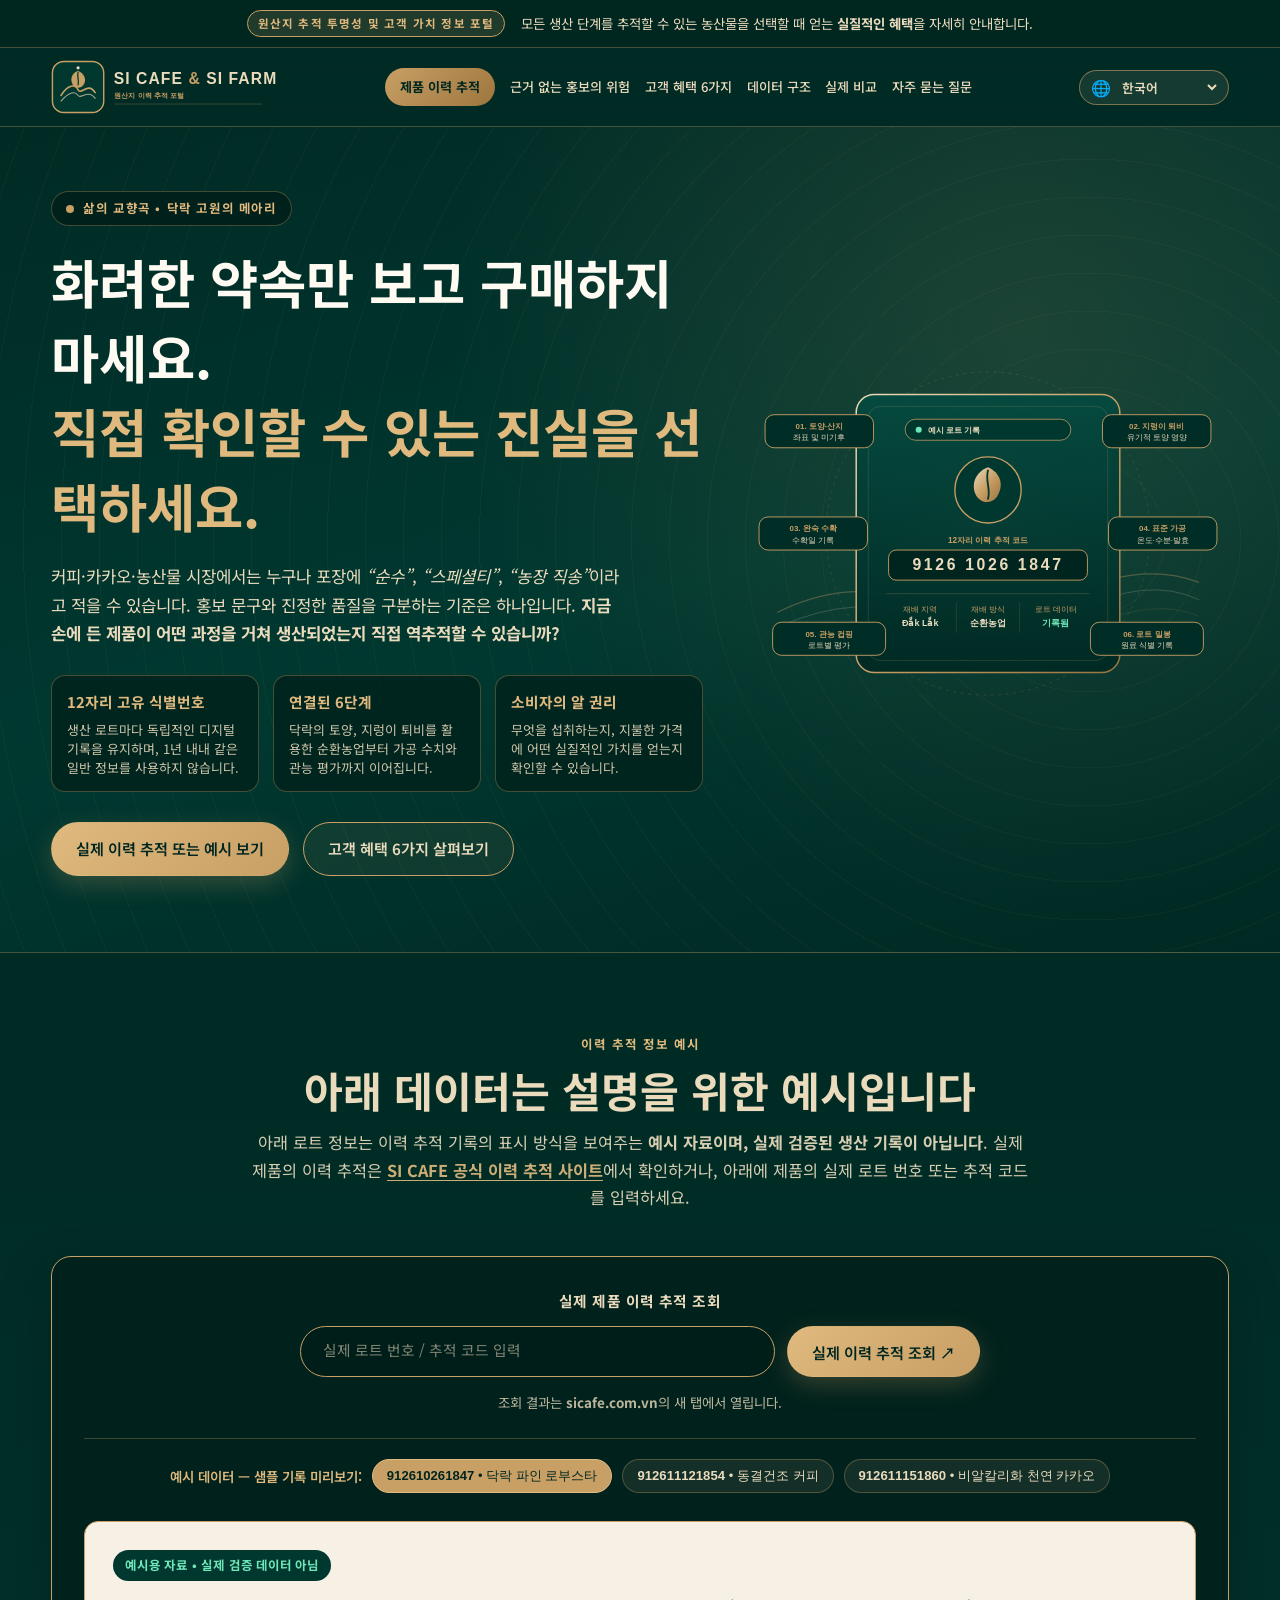
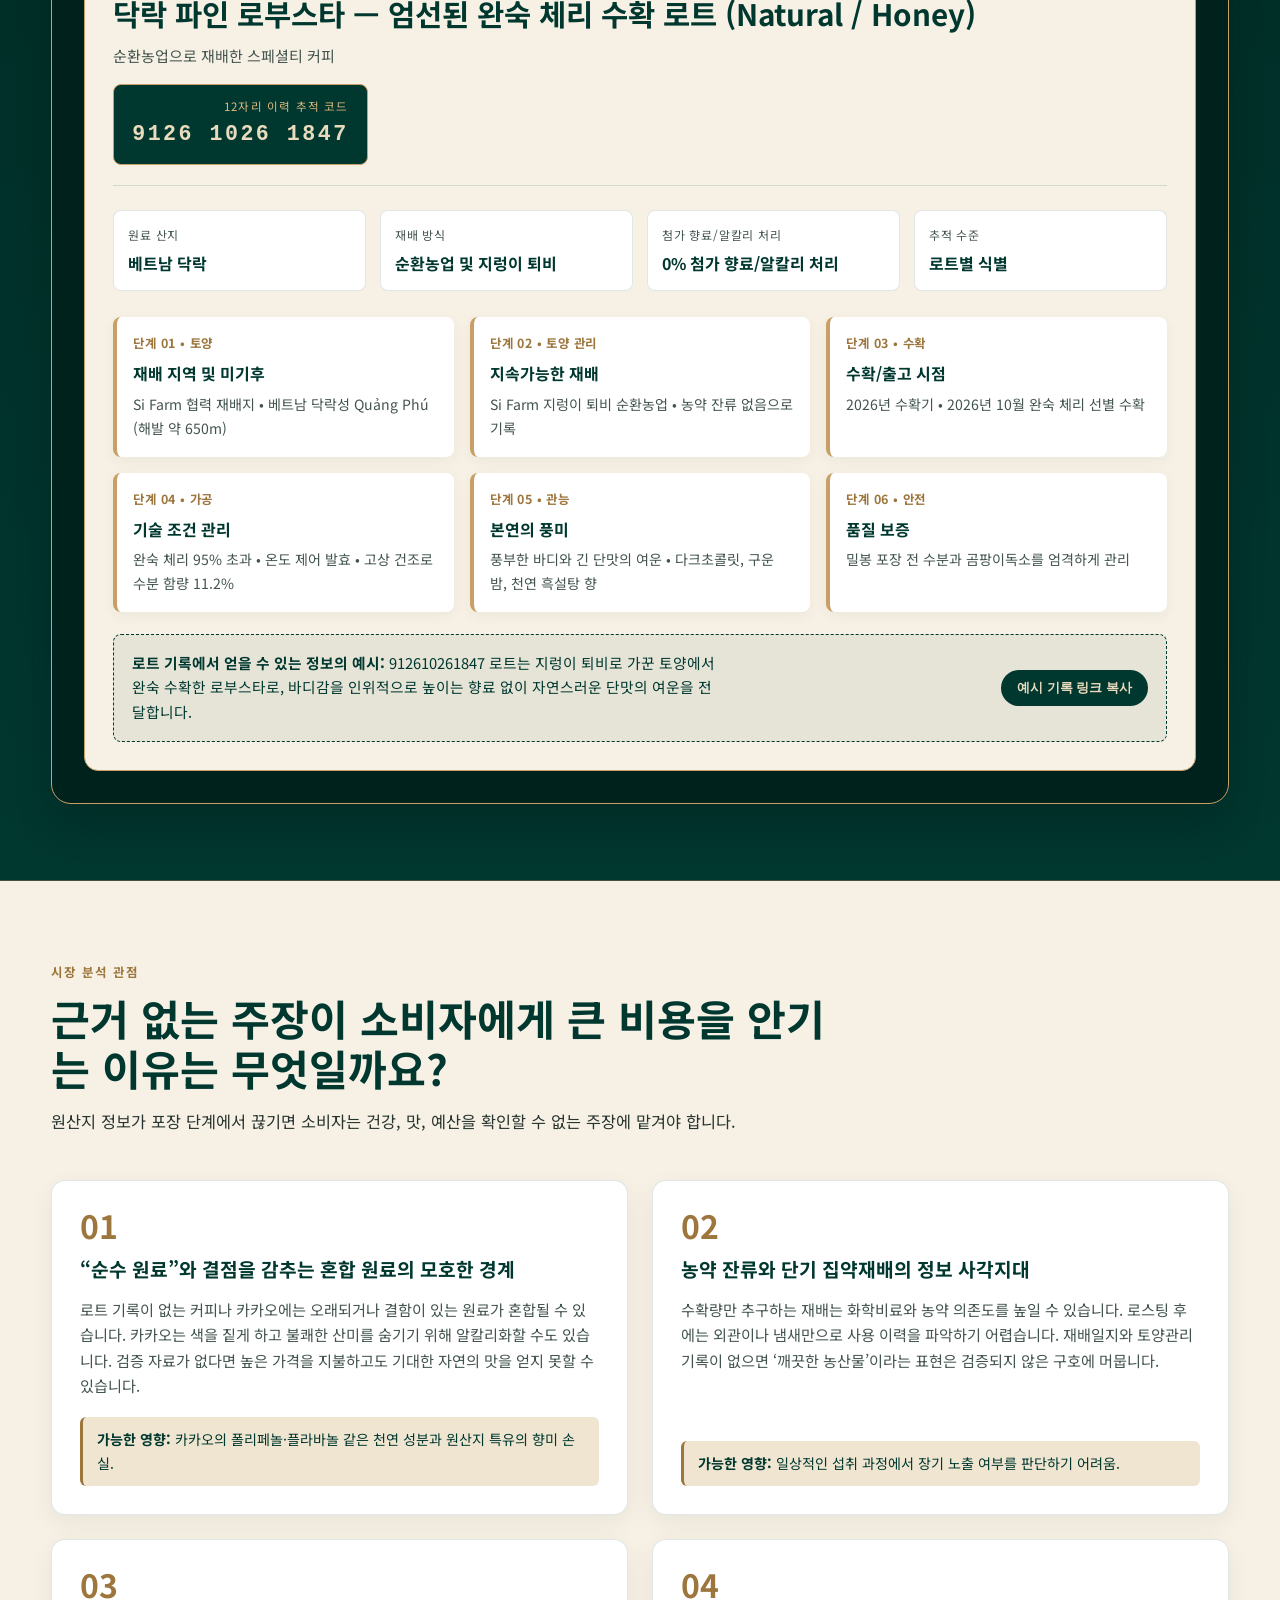
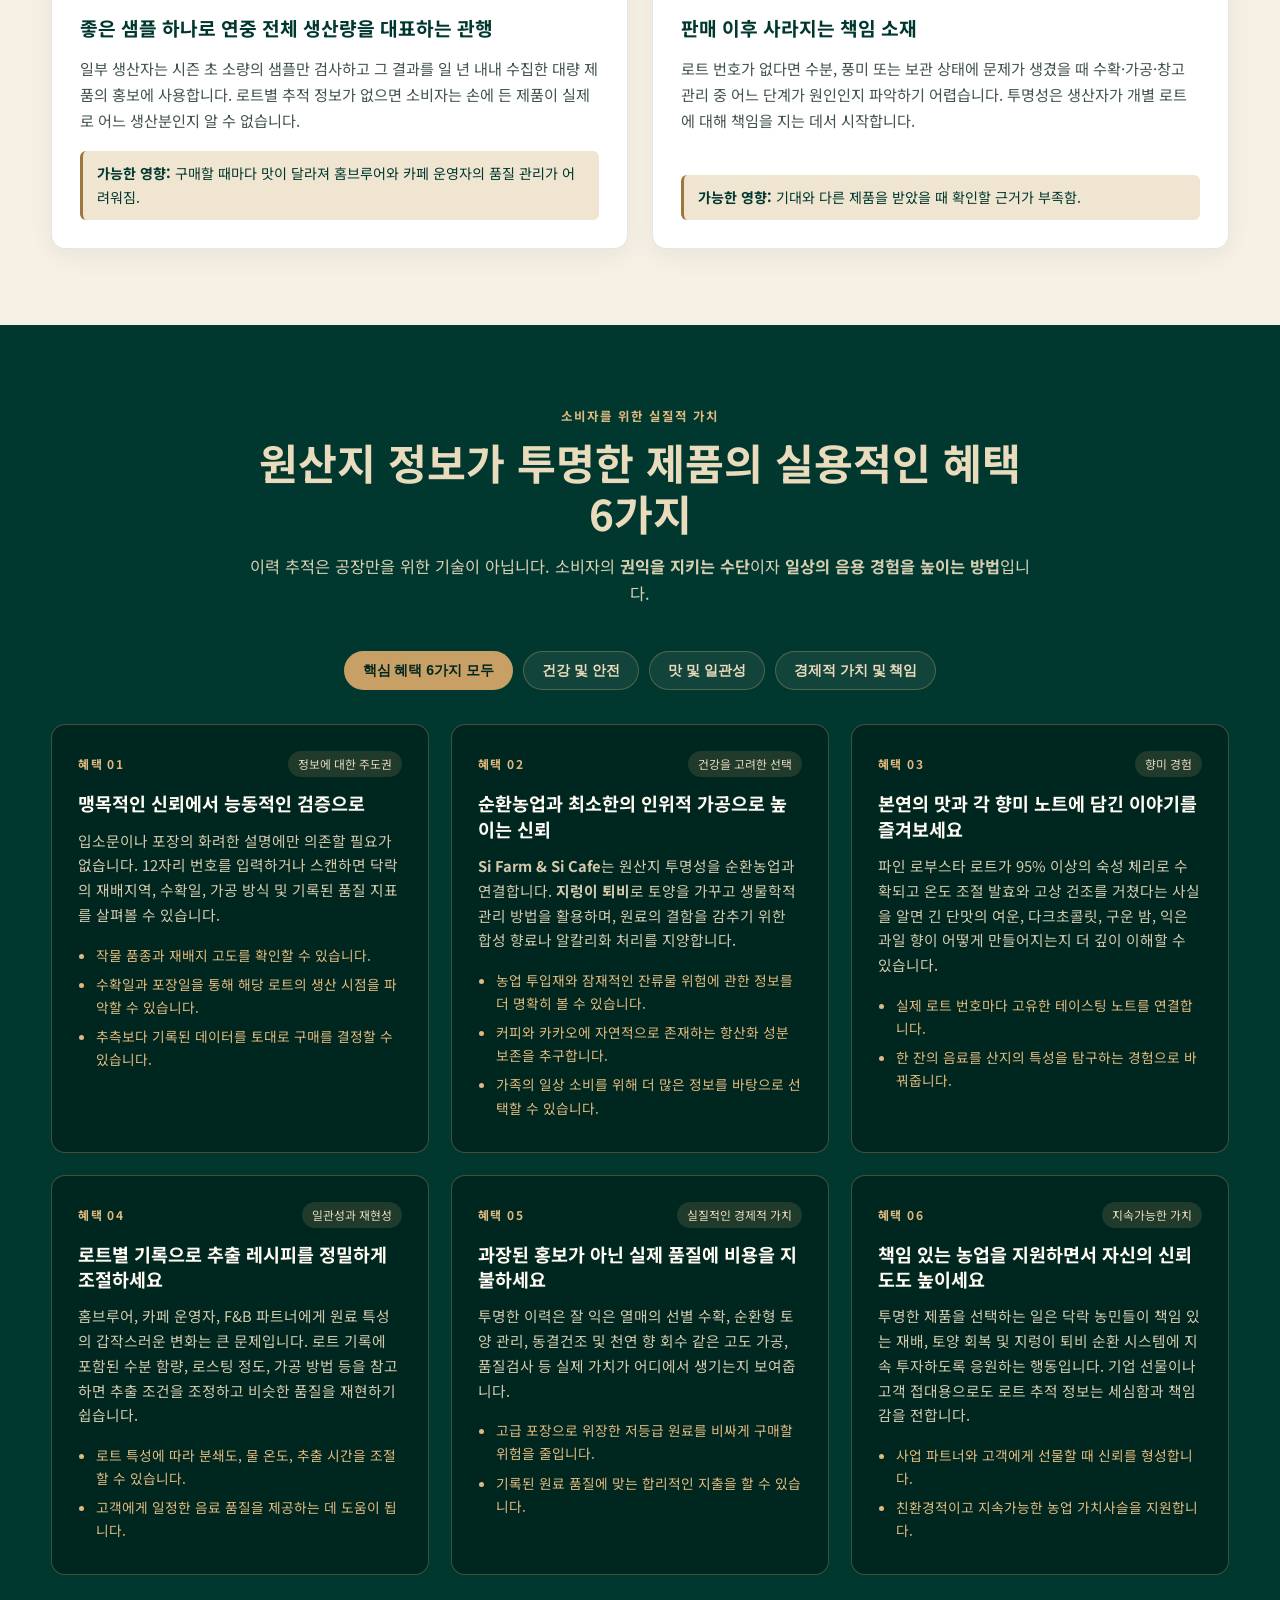
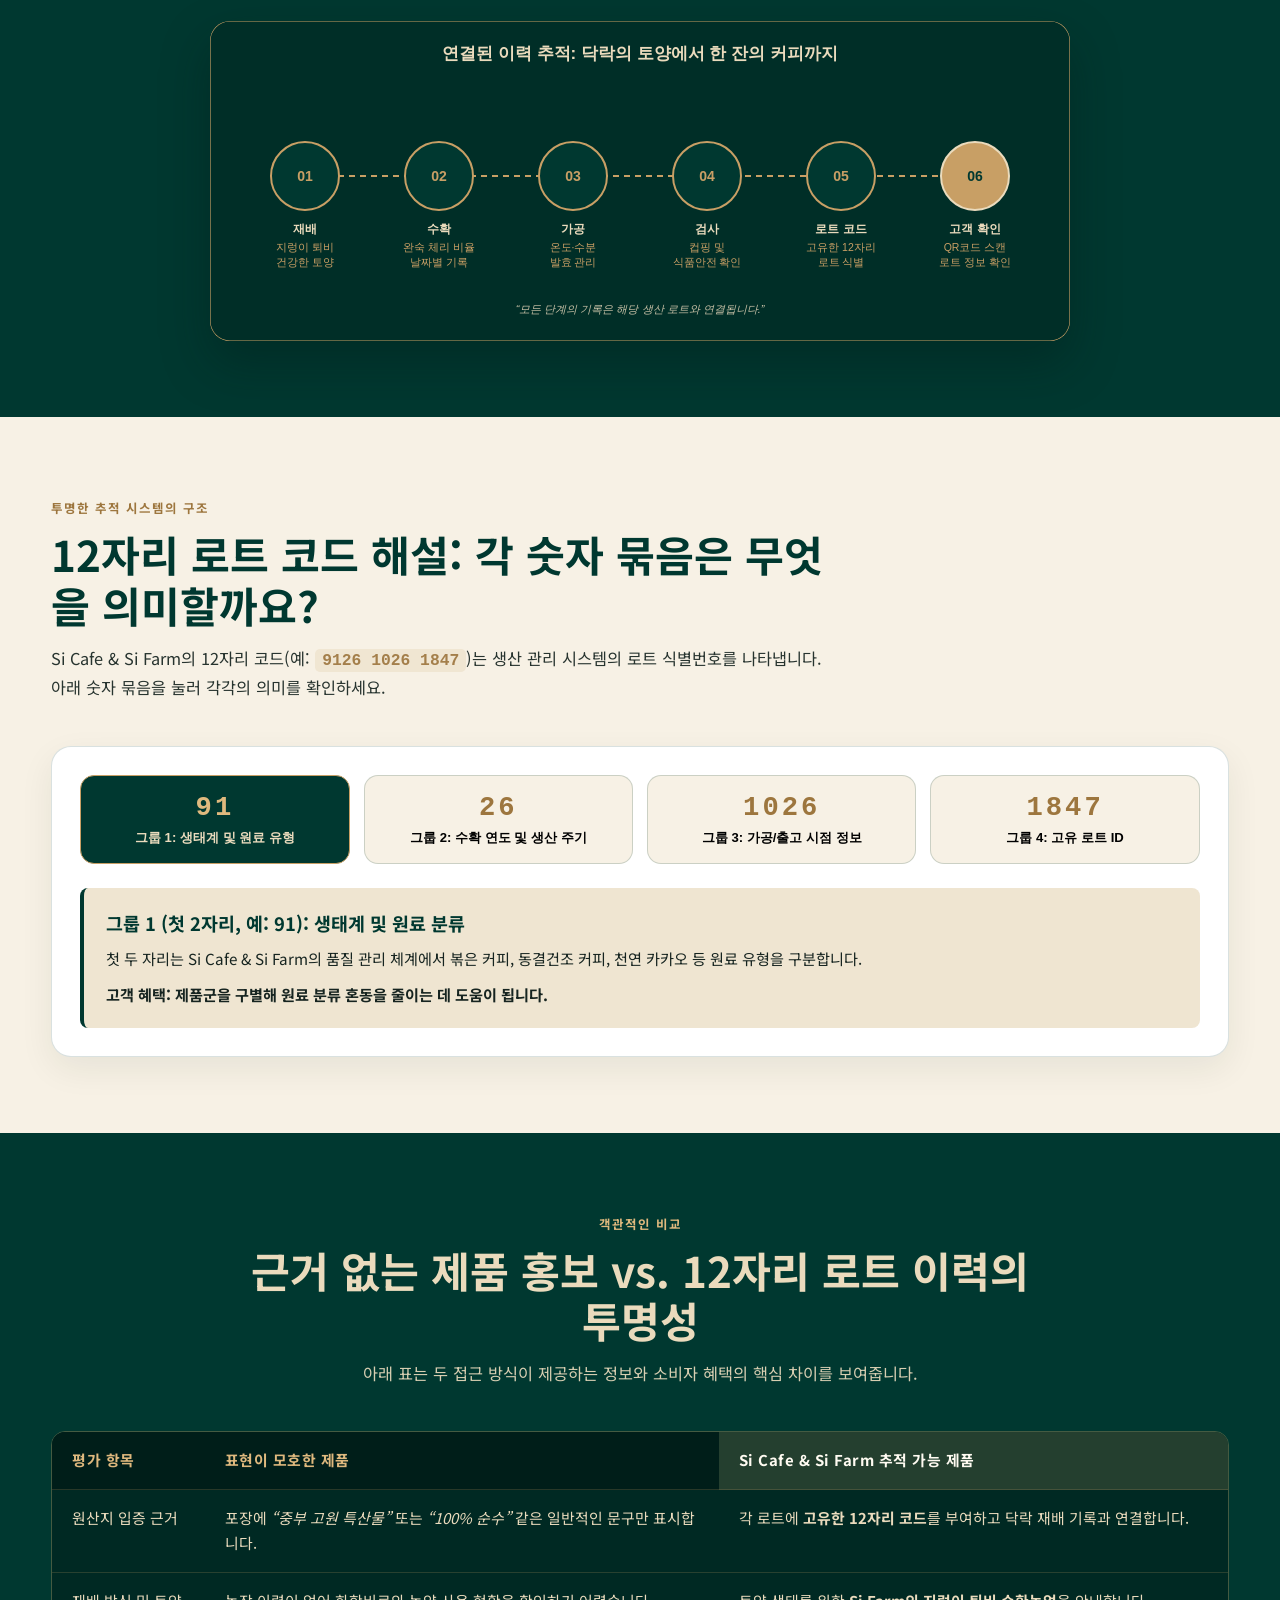
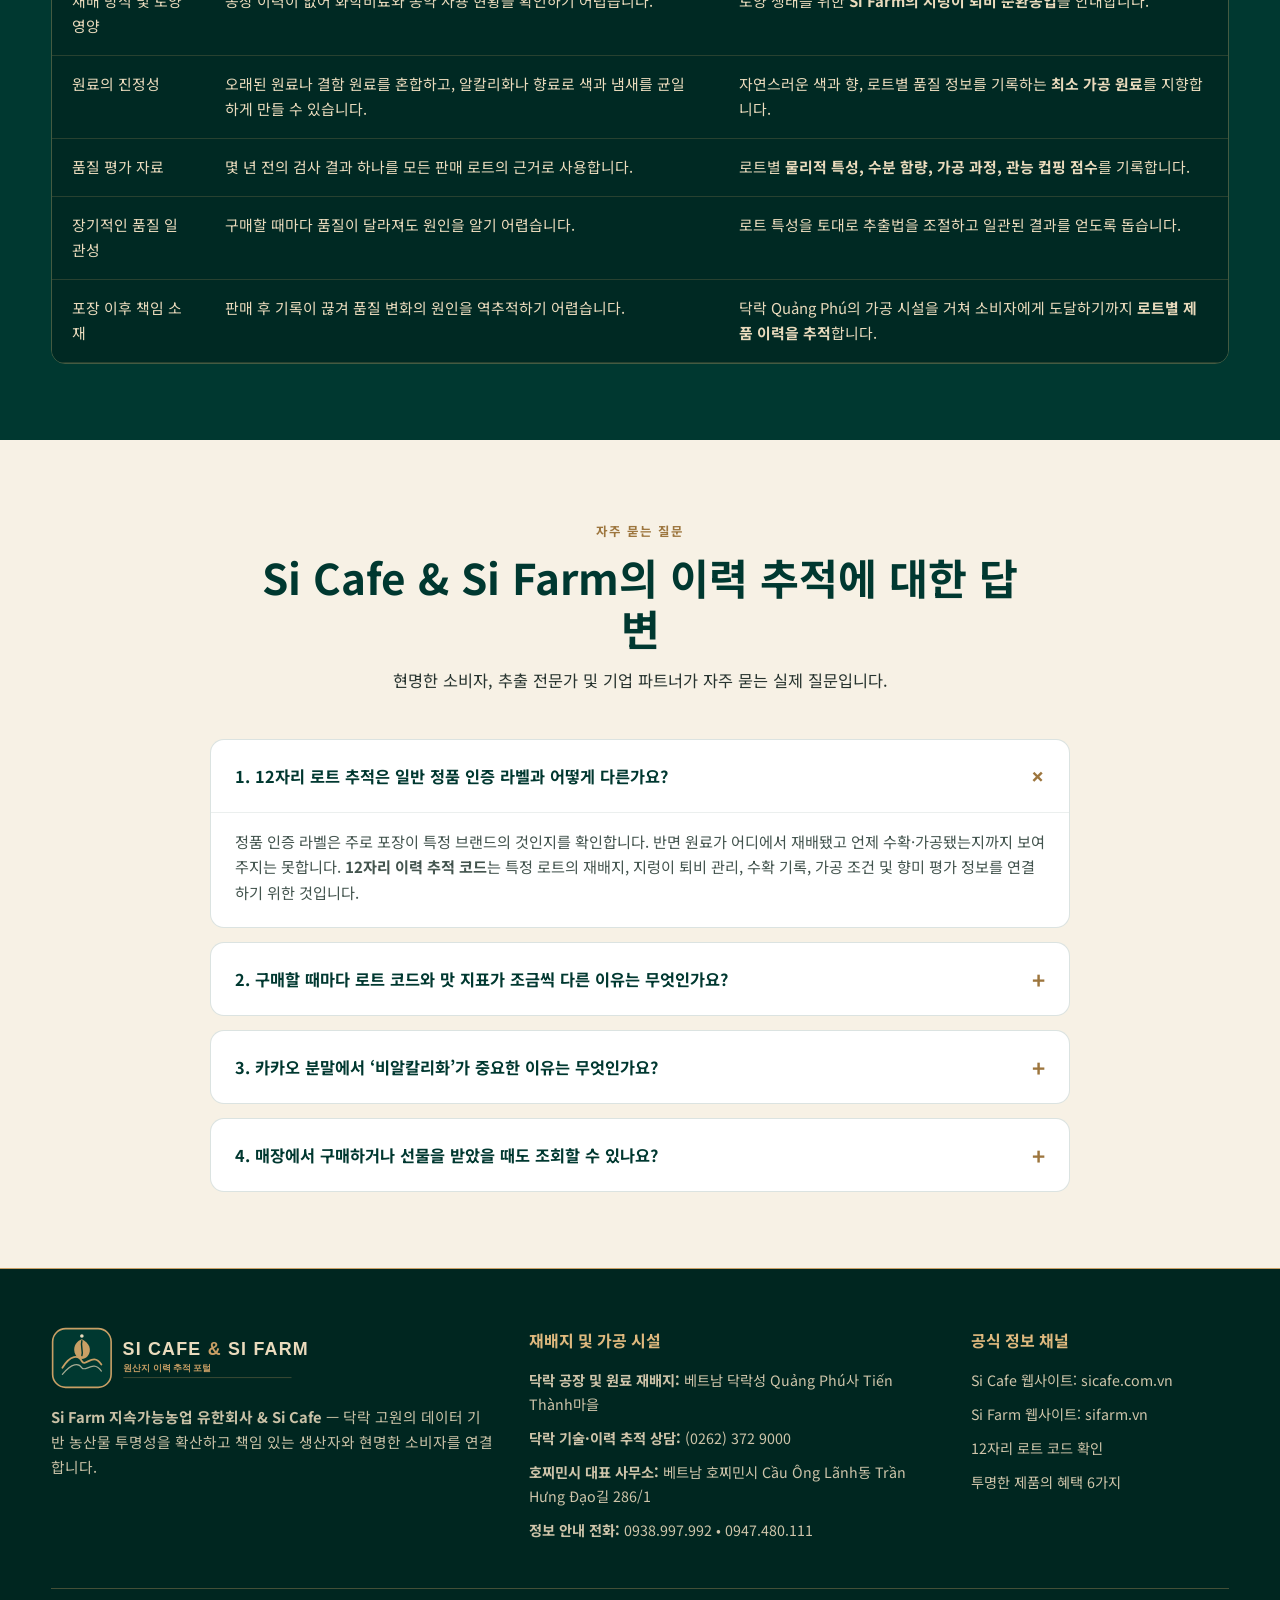
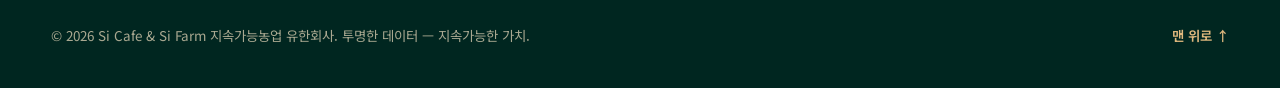
<file: ko.html>
<!DOCTYPE html>

<html lang="ko">
<head>
<meta charset="utf-8"/>
<meta content="width=device-width, initial-scale=1.0" name="viewport"/>
<title>원산지 이력 추적 투명성 및 고객 가치 | Si Cafe &amp; Si Farm</title>
<meta content="Si Cafe &amp; Si Farm의 원산지 추적, 12자리 로트 정보, 순환농업 및 투명한 생산 기록이 주는 실질적인 혜택을 알아보세요." name="description"/>
<link href="https://fonts.googleapis.com" rel="preconnect"/>
<link crossorigin="" href="https://fonts.gstatic.com" rel="preconnect"/>
<link href="https://fonts.googleapis.com/css2?family=Be+Vietnam+Pro:ital,wght@0,300;0,400;0,500;0,600;0,700;1,400&amp;family=Cormorant+Garamond:ital,wght@0,600;0,700;1,600&amp;display=swap" rel="stylesheet"/>
<link href="./styles.css" rel="stylesheet"/>
<link href="./index.html" hreflang="vi" rel="alternate"/><link href="./en.html" hreflang="en" rel="alternate"/><link href="./zh-CN.html" hreflang="zh-CN" rel="alternate"/><link href="./ko.html" hreflang="ko" rel="alternate"/><link href="./ja.html" hreflang="ja" rel="alternate"/><link href="./index.html" hreflang="x-default" rel="alternate"/><link href="https://fonts.googleapis.com/css2?family=Noto+Sans+KR:wght@400;500;600;700&amp;display=swap" rel="stylesheet"/></head>
<body>
<!-- Top Declaration Banner: Pure Transparency Portal (Non-Sales) -->
<div class="portal-notice">
<div class="container portal-notice__inner">
<span class="portal-badge">원산지 추적 투명성 및 고객 가치 정보 포털</span>
<p>모든 생산 단계를 추적할 수 있는 농산물을 선택할 때 얻는 <strong>실질적인 혜택</strong>을 자세히 안내합니다.</p>
</div>
</div>
<!-- Header & Navigation -->
<header class="site-header" id="top">
<div class="container header-inner">
<a aria-label="Si Cafe &amp; Si Farm — 언어 선택" class="brand-logo" href="#top">
<img alt="Si Cafe &amp; Si Farm 로고" height="64" src="./images/logo-sicafe-sifarm.ko.svg" width="270"/>
</a>
<nav aria-label="기본 탐색" class="primary-nav" id="primaryNav">
<a class="nav-pill" href="#tra-cuu-ma-lo">제품 이력 추적</a>
<a href="#vi-sao-khong-noi-suong">근거 없는 홍보의 위험</a>
<a href="#loi-ich-khach-hang">고객 혜택 6가지</a>
<a href="#giai-ma-12-so">데이터 구조</a>
<a href="#so-sanh-minh-bach">실제 비교</a>
<a href="#faq">자주 묻는 질문</a>
</nav><div class="header-controls"><label class="language-picker" for="languageSelect"><span aria-hidden="true" class="language-picker__icon">🌐</span><select aria-label="언어 선택" class="language-picker__select" id="languageSelect"><option value="index.html">Tiếng Việt</option><option value="en.html">English</option><option value="zh-CN.html">简体中文</option><option selected="selected" value="ko.html">한국어</option><option value="ja.html">日本語</option></select></label><button aria-controls="primaryNav" aria-expanded="false" aria-label="탐색 메뉴 열기" class="mobile-nav-toggle" id="mobileNavToggle">
<span></span><span></span><span></span>
</button></div>
</div>
</header>
<main>
<!-- SECTION 1: HERO - TRIẾT LÝ "DỮ LIỆU THAY LỜI HỨA" -->
<section class="hero-section">
<div aria-hidden="true" class="am-vang-overlay"></div>
<div class="container hero-grid">
<div class="hero-content">
<div class="eyebrow-tag"><span class="dot"></span>삶의 교향곡 • 닥락 고원의 메아리</div>
<h1>화려한 약속만 보고 구매하지 마세요.<br/><span class="text-gold">직접 확인할 수 있는 진실을 선택하세요.</span></h1>
<p class="hero-lead">커피·카카오·농산물 시장에서는 누구나 포장에 <em>“순수”</em>, <em>“스페셜티”</em>, <em>“농장 직송”</em>이라고 적을 수 있습니다. 홍보 문구와 진정한 품질을 구분하는 기준은 하나입니다. <strong>지금 손에 든 제품이 어떤 과정을 거쳐 생산되었는지 직접 역추적할 수 있습니까?</strong></p>
<div class="hero-pillars">
<div class="pillar-item">
<strong>12자리 고유 식별번호</strong>
<span>생산 로트마다 독립적인 디지털 기록을 유지하며, 1년 내내 같은 일반 정보를 사용하지 않습니다.</span>
</div>
<div class="pillar-item">
<strong>연결된 6단계</strong>
<span>닥락의 토양, 지렁이 퇴비를 활용한 순환농업부터 가공 수치와 관능 평가까지 이어집니다.</span>
</div>
<div class="pillar-item">
<strong>소비자의 알 권리</strong>
<span>무엇을 섭취하는지, 지불한 가격에 어떤 실질적인 가치를 얻는지 확인할 수 있습니다.</span>
</div>
</div>
<div class="hero-actions">
<a class="btn btn-gold" href="#tra-cuu-ma-lo">실제 이력 추적 또는 예시 보기</a>
<a class="btn btn-outline" href="#loi-ich-khach-hang">고객 혜택 6가지 살펴보기</a>
</div>
</div>
<div class="hero-visual">
<img alt="Si Cafe &amp; Si Farm 12자리 로트 추적 정보 도표" height="520" src="./images/hero-symphony-traceability.ko.svg" width="640"/>
</div>
</div>
</section>
<!-- SECTION 2: INTERACTIVE LIVE BATCH PASSPORT (TRÁI TIM THỰC CHỨNG) -->
<section class="section-lookup" id="tra-cuu-ma-lo">
<div class="container">
<div class="section-heading centered">
<span class="section-kicker">이력 추적 정보 예시</span>
<h2>아래 데이터는 설명을 위한 예시입니다</h2>
<p>아래 로트 정보는 이력 추적 기록의 표시 방식을 보여주는 <strong>예시 자료이며, 실제 검증된 생산 기록이 아닙니다</strong>. 실제 제품의 이력 추적은 <a class="actual-trace-link" href="https://sicafe.com.vn/truy-xuat-nguon-goc-sicafe/" rel="noopener noreferrer" target="_blank">SI CAFE 공식 이력 추적 사이트</a>에서 확인하거나, 아래에 제품의 실제 로트 번호 또는 추적 코드를 입력하세요.</p>
</div>
<div class="lookup-console">
<form action="https://sicafe.com.vn/chi-tiet-truy-xuat-nguon-goc/" class="lookup-form" id="lotSearchForm" method="get" rel="noopener noreferrer" target="_blank">
<label class="lookup-real-label" for="lotCodeInput">실제 제품 이력 추적 조회</label><div class="input-group">
<label class="sr-only" for="lotCodeInput">실제 로트 번호 또는 이력 추적 코드</label>
<input autocapitalize="off" autocomplete="off" id="lotCodeInput" inputmode="text" maxlength="128" name="code" placeholder="실제 로트 번호 / 추적 코드 입력" required="" spellcheck="false" type="text"/>
<button class="btn btn-gold" type="submit">실제 이력 추적 조회 ↗</button>
</div><p class="lookup-real-note">조회 결과는 <strong>sicafe.com.vn</strong>의 새 탭에서 열립니다.</p>

</form><div aria-label="예시 로트 번호" class="sample-pills">
<span class="sample-label">예시 데이터 — 샘플 기록 미리보기:</span>
<button class="sample-chip active" data-lot="912610261847" type="button"><strong>912610261847</strong> • 닥락 파인 로부스타</button>
<button class="sample-chip" data-lot="912611121854" type="button"><strong>912611121854</strong> • 동결건조 커피</button>
<button class="sample-chip" data-lot="912611151860" type="button"><strong>912611151860</strong> • 비알칼리화 천연 카카오</button>
</div>
<!-- Dynamic Result Container -->
<div aria-live="polite" class="lot-passport-card" id="lotResultContainer">
<!-- Populated dynamically by script.js -->
</div>
</div>
</div>
</section>
<!-- SECTION 3: PHÂN TÍCH VẤN ĐỀ - CÁI GIÁ CỦA VIỆC TIN VÀO "NÓI SUÔNG" -->
<section class="section-light" id="vi-sao-khong-noi-suong">
<div class="container">
<div class="section-heading">
<span class="section-kicker dark">시장 분석 관점</span>
<h2>근거 없는 주장이 소비자에게 큰 비용을 안기는 이유는 무엇일까요?</h2>
<p>원산지 정보가 포장 단계에서 끊기면 소비자는 건강, 맛, 예산을 확인할 수 없는 주장에 맡겨야 합니다.</p>
</div>
<div class="risk-grid">
<article class="risk-card">
<div class="risk-number">01</div>
<h3>“순수 원료”와 결점을 감추는 혼합 원료의 모호한 경계</h3>
<p>로트 기록이 없는 커피나 카카오에는 오래되거나 결함이 있는 원료가 혼합될 수 있습니다. 카카오는 색을 짙게 하고 불쾌한 산미를 숨기기 위해 알칼리화할 수도 있습니다. 검증 자료가 없다면 높은 가격을 지불하고도 기대한 자연의 맛을 얻지 못할 수 있습니다.</p>
<div class="risk-takeaway"><strong>가능한 영향:</strong> 카카오의 폴리페놀·플라바놀 같은 천연 성분과 원산지 특유의 향미 손실.</div>
</article>
<article class="risk-card">
<div class="risk-number">02</div>
<h3>농약 잔류와 단기 집약재배의 정보 사각지대</h3>
<p>수확량만 추구하는 재배는 화학비료와 농약 의존도를 높일 수 있습니다. 로스팅 후에는 외관이나 냄새만으로 사용 이력을 파악하기 어렵습니다. 재배일지와 토양관리 기록이 없으면 ‘깨끗한 농산물’이라는 표현은 검증되지 않은 구호에 머뭅니다.</p>
<div class="risk-takeaway"><strong>가능한 영향:</strong> 일상적인 섭취 과정에서 장기 노출 여부를 판단하기 어려움.</div>
</article>
<article class="risk-card">
<div class="risk-number">03</div>
<h3>좋은 샘플 하나로 연중 전체 생산량을 대표하는 관행</h3>
<p>일부 생산자는 시즌 초 소량의 샘플만 검사하고 그 결과를 일 년 내내 수집한 대량 제품의 홍보에 사용합니다. 로트별 추적 정보가 없으면 소비자는 손에 든 제품이 실제로 어느 생산분인지 알 수 없습니다.</p>
<div class="risk-takeaway"><strong>가능한 영향:</strong> 구매할 때마다 맛이 달라져 홈브루어와 카페 운영자의 품질 관리가 어려워짐.</div>
</article>
<article class="risk-card">
<div class="risk-number">04</div>
<h3>판매 이후 사라지는 책임 소재</h3>
<p>로트 번호가 없다면 수분, 풍미 또는 보관 상태에 문제가 생겼을 때 수확·가공·창고 관리 중 어느 단계가 원인인지 파악하기 어렵습니다. 투명성은 생산자가 개별 로트에 대해 책임을 지는 데서 시작합니다.</p>
<div class="risk-takeaway"><strong>가능한 영향:</strong> 기대와 다른 제품을 받았을 때 확인할 근거가 부족함.</div>
</article>
</div>
</div>
</section>
<!-- SECTION 4: PHÂN TÍCH CHUYÊN SÂU 6 LỢI ÍCH KHÁCH HÀNG NHẬN ĐƯỢC -->
<section class="section-dark" id="loi-ich-khach-hang">
<div class="container">
<div class="section-heading centered">
<span class="section-kicker">소비자를 위한 실질적 가치</span>
<h2>원산지 정보가 투명한 제품의 실용적인 혜택 6가지</h2>
<p>이력 추적은 공장만을 위한 기술이 아닙니다. 소비자의 <strong>권익을 지키는 수단</strong>이자 <strong>일상의 음용 경험을 높이는 방법</strong>입니다.</p>
</div>
<!-- Interactive Benefit Filter / Explorer -->
<div aria-label="고객 혜택별 필터" class="benefit-tabs" role="tablist">
<button aria-selected="true" class="benefit-tab active" data-filter="all" role="tab" type="button">핵심 혜택 6가지 모두</button>
<button aria-selected="false" class="benefit-tab" data-filter="health" role="tab" type="button">건강 및 안전</button>
<button aria-selected="false" class="benefit-tab" data-filter="sensory" role="tab" type="button">맛 및 일관성</button>
<button aria-selected="false" class="benefit-tab" data-filter="value" role="tab" type="button">경제적 가치 및 책임</button>
</div>
<div class="benefits-grid" id="benefitsGrid">
<!-- Benefit 1 -->
<article class="benefit-card" data-category="health">
<div class="benefit-header">
<span class="benefit-index">혜택 01</span>
<span class="benefit-tag">정보에 대한 주도권</span>
</div>
<h3>맹목적인 신뢰에서 능동적인 검증으로</h3>
<p>입소문이나 포장의 화려한 설명에만 의존할 필요가 없습니다. 12자리 번호를 입력하거나 스캔하면 닥락의 재배지역, 수확일, 가공 방식 및 기록된 품질 지표를 살펴볼 수 있습니다.</p>
<ul class="benefit-proof-list">
<li>작물 품종과 재배지 고도를 확인할 수 있습니다.</li>
<li>수확일과 포장일을 통해 해당 로트의 생산 시점을 파악할 수 있습니다.</li>
<li>추측보다 기록된 데이터를 토대로 구매를 결정할 수 있습니다.</li>
</ul>
</article>
<!-- Benefit 2 -->
<article class="benefit-card" data-category="health">
<div class="benefit-header">
<span class="benefit-index">혜택 02</span>
<span class="benefit-tag">건강을 고려한 선택</span>
</div>
<h3>순환농업과 최소한의 인위적 가공으로 높이는 신뢰</h3>
<p><strong>Si Farm &amp; Si Cafe</strong>는 원산지 투명성을 순환농업과 연결합니다. <strong>지렁이 퇴비</strong>로 토양을 가꾸고 생물학적 관리 방법을 활용하며, 원료의 결함을 감추기 위한 합성 향료나 알칼리화 처리를 지양합니다.</p>
<ul class="benefit-proof-list">
<li>농업 투입재와 잠재적인 잔류물 위험에 관한 정보를 더 명확히 볼 수 있습니다.</li>
<li>커피와 카카오에 자연적으로 존재하는 항산화 성분 보존을 추구합니다.</li>
<li>가족의 일상 소비를 위해 더 많은 정보를 바탕으로 선택할 수 있습니다.</li>
</ul>
</article>
<!-- Benefit 3 -->
<article class="benefit-card" data-category="sensory">
<div class="benefit-header">
<span class="benefit-index">혜택 03</span>
<span class="benefit-tag">향미 경험</span>
</div>
<h3>본연의 맛과 각 향미 노트에 담긴 이야기를 즐겨보세요</h3>
<p>파인 로부스타 로트가 95% 이상의 숙성 체리로 수확되고 온도 조절 발효와 고상 건조를 거쳤다는 사실을 알면 긴 단맛의 여운, 다크초콜릿, 구운 밤, 익은 과일 향이 어떻게 만들어지는지 더 깊이 이해할 수 있습니다.</p>
<ul class="benefit-proof-list">
<li>실제 로트 번호마다 고유한 테이스팅 노트를 연결합니다.</li>
<li>한 잔의 음료를 산지의 특성을 탐구하는 경험으로 바꿔줍니다.</li>
</ul>
</article>
<!-- Benefit 4 -->
<article class="benefit-card" data-category="sensory">
<div class="benefit-header">
<span class="benefit-index">혜택 04</span>
<span class="benefit-tag">일관성과 재현성</span>
</div>
<h3>로트별 기록으로 추출 레시피를 정밀하게 조절하세요</h3>
<p>홈브루어, 카페 운영자, F&amp;B 파트너에게 원료 특성의 갑작스러운 변화는 큰 문제입니다. 로트 기록에 포함된 수분 함량, 로스팅 정도, 가공 방법 등을 참고하면 추출 조건을 조정하고 비슷한 품질을 재현하기 쉽습니다.</p>
<ul class="benefit-proof-list">
<li>로트 특성에 따라 분쇄도, 물 온도, 추출 시간을 조절할 수 있습니다.</li>
<li>고객에게 일정한 음료 품질을 제공하는 데 도움이 됩니다.</li>
</ul>
</article>
<!-- Benefit 5 -->
<article class="benefit-card" data-category="value">
<div class="benefit-header">
<span class="benefit-index">혜택 05</span>
<span class="benefit-tag">실질적인 경제적 가치</span>
</div>
<h3>과장된 홍보가 아닌 실제 품질에 비용을 지불하세요</h3>
<p>투명한 이력은 잘 익은 열매의 선별 수확, 순환형 토양 관리, 동결건조 및 천연 향 회수 같은 고도 가공, 품질검사 등 실제 가치가 어디에서 생기는지 보여줍니다.</p>
<ul class="benefit-proof-list">
<li>고급 포장으로 위장한 저등급 원료를 비싸게 구매할 위험을 줄입니다.</li>
<li>기록된 원료 품질에 맞는 합리적인 지출을 할 수 있습니다.</li>
</ul>
</article>
<!-- Benefit 6 -->
<article class="benefit-card" data-category="value">
<div class="benefit-header">
<span class="benefit-index">혜택 06</span>
<span class="benefit-tag">지속가능한 가치</span>
</div>
<h3>책임 있는 농업을 지원하면서 자신의 신뢰도도 높이세요</h3>
<p>투명한 제품을 선택하는 일은 닥락 농민들이 책임 있는 재배, 토양 회복 및 지렁이 퇴비 순환 시스템에 지속 투자하도록 응원하는 행동입니다. 기업 선물이나 고객 접대용으로도 로트 추적 정보는 세심함과 책임감을 전합니다.</p>
<ul class="benefit-proof-list">
<li>사업 파트너와 고객에게 선물할 때 신뢰를 형성합니다.</li>
<li>친환경적이고 지속가능한 농업 가치사슬을 지원합니다.</li>
</ul>
</article>
</div>
<!-- Visual Closed-Loop Cycle Diagram -->
<div class="cycle-showcase">
<img alt="닥락 농장부터 고객까지 연결되는 이력 추적 도표" height="320" src="./images/cycle-circular-agriculture.ko.svg" width="860"/>
</div>
</div>
</section>
<!-- SECTION 5: GIẢI MÃ CẤU TRÚC MÃ ĐỊNH DANH 12 CHỮ SỐ -->
<section class="section-light" id="giai-ma-12-so">
<div class="container">
<div class="section-heading">
<span class="section-kicker dark">투명한 추적 시스템의 구조</span>
<h2>12자리 로트 코드 해설: 각 숫자 묶음은 무엇을 의미할까요?</h2>
<p>Si Cafe &amp; Si Farm의 12자리 코드(예: <code>9126 1026 1847</code>)는 생산 관리 시스템의 로트 식별번호를 나타냅니다. 아래 숫자 묶음을 눌러 각각의 의미를 확인하세요.</p>
</div>
<div class="anatomy-box">
<div aria-label="12자리 로트 번호의 네 그룹" class="anatomy-digits" role="group">
<button class="digit-segment active" data-segment="seg1" type="button">
<span class="seg-code">91</span>
<span class="seg-name">그룹 1: 생태계 및 원료 유형</span>
</button>
<button class="digit-segment" data-segment="seg2" type="button">
<span class="seg-code">26</span>
<span class="seg-name">그룹 2: 수확 연도 및 생산 주기</span>
</button>
<button class="digit-segment" data-segment="seg3" type="button">
<span class="seg-code">1026</span>
<span class="seg-name">그룹 3: 가공/출고 시점 정보</span>
</button>
<button class="digit-segment" data-segment="seg4" type="button">
<span class="seg-code">1847</span>
<span class="seg-name">그룹 4: 고유 로트 ID</span>
</button>
</div>
<div class="anatomy-detail" id="anatomyDetail">
<!-- Populated by script.js -->
</div>
</div>
</div>
</section>
<!-- SECTION 6: BẢNG ĐỐI CHIẾU TRỰC QUAN -->
<section class="section-dark" id="so-sanh-minh-bach">
<div class="container">
<div class="section-heading centered">
<span class="section-kicker">객관적인 비교</span>
<h2>근거 없는 제품 홍보 vs. 12자리 로트 이력의 투명성</h2>
<p>아래 표는 두 접근 방식이 제공하는 정보와 소비자 혜택의 핵심 차이를 보여줍니다.</p>
</div>
<div class="table-wrapper">
<table class="comparison-table">
<thead>
<tr>
<th scope="col">평가 항목</th>
<th class="col-vague" scope="col">표현이 모호한 제품</th>
<th class="col-verified" scope="col">Si Cafe &amp; Si Farm 추적 가능 제품</th>
</tr>
</thead>
<tbody>
<tr>
<td>원산지 입증 근거</td>
<td>포장에 <em>“중부 고원 특산물”</em> 또는 <em>“100% 순수”</em> 같은 일반적인 문구만 표시합니다.</td>
<td>각 로트에 <strong>고유한 12자리 코드</strong>를 부여하고 닥락 재배 기록과 연결합니다.</td>
</tr>
<tr>
<td>재배 방식 및 토양 영양</td>
<td>농장 이력이 없어 화학비료와 농약 사용 현황을 확인하기 어렵습니다.</td>
<td>토양 생태를 위한 <strong>Si Farm의 지렁이 퇴비 순환농업</strong>을 안내합니다.</td>
</tr>
<tr>
<td>원료의 진정성</td>
<td>오래된 원료나 결함 원료를 혼합하고, 알칼리화나 향료로 색과 냄새를 균일하게 만들 수 있습니다.</td>
<td>자연스러운 색과 향, 로트별 품질 정보를 기록하는 <strong>최소 가공 원료</strong>를 지향합니다.</td>
</tr>
<tr>
<td>품질 평가 자료</td>
<td>몇 년 전의 검사 결과 하나를 모든 판매 로트의 근거로 사용합니다.</td>
<td>로트별 <strong>물리적 특성, 수분 함량, 가공 과정, 관능 컵핑 점수</strong>를 기록합니다.</td>
</tr>
<tr>
<td>장기적인 품질 일관성</td>
<td>구매할 때마다 품질이 달라져도 원인을 알기 어렵습니다.</td>
<td>로트 특성을 토대로 추출법을 조절하고 일관된 결과를 얻도록 돕습니다.</td>
</tr>
<tr>
<td>포장 이후 책임 소재</td>
<td>판매 후 기록이 끊겨 품질 변화의 원인을 역추적하기 어렵습니다.</td>
<td>닥락 Quảng Phú의 가공 시설을 거쳐 소비자에게 도달하기까지 <strong>로트별 제품 이력을 추적</strong>합니다.</td>
</tr>
</tbody>
</table>
</div>
</div>
</section>
<!-- SECTION 7: FAQ - GIẢI ĐÁP CHUYÊN SÂU VỀ TRUY XUẤT NGUỒN GỐC -->
<section class="section-light" id="faq">
<div class="container">
<div class="section-heading centered">
<span class="section-kicker dark">자주 묻는 질문</span>
<h2>Si Cafe &amp; Si Farm의 이력 추적에 대한 답변</h2>
<p>현명한 소비자, 추출 전문가 및 기업 파트너가 자주 묻는 실제 질문입니다.</p>
</div>
<div class="faq-list" id="faqList">
<div class="faq-item active">
<button aria-expanded="true" class="faq-question" type="button">
<span>1. 12자리 로트 추적은 일반 정품 인증 라벨과 어떻게 다른가요?</span>
<span class="faq-icon">+</span>
</button>
<div class="faq-answer">
<p>정품 인증 라벨은 주로 포장이 특정 브랜드의 것인지를 확인합니다. 반면 원료가 어디에서 재배됐고 언제 수확·가공됐는지까지 보여주지는 못합니다. <strong>12자리 이력 추적 코드</strong>는 특정 로트의 재배지, 지렁이 퇴비 관리, 수확 기록, 가공 조건 및 향미 평가 정보를 연결하기 위한 것입니다.</p>
</div>
</div>
<div class="faq-item">
<button aria-expanded="false" class="faq-question" type="button">
<span>2. 구매할 때마다 로트 코드와 맛 지표가 조금씩 다른 이유는 무엇인가요?</span>
<span class="faq-icon">+</span>
</button>
<div class="faq-answer">
<p>이는 <strong>실제 농산물의 자연스러운 차이</strong>를 반영할 수 있습니다. 햇빛, 강수량, 숙성도, 미기후는 시간에 따라 달라집니다. 로트별 기록은 모든 제품에 동일한 설명을 반복하는 대신 이러한 차이를 보여줍니다.</p>
</div>
</div>
<div class="faq-item">
<button aria-expanded="false" class="faq-question" type="button">
<span>3. 카카오 분말에서 ‘비알칼리화’가 중요한 이유는 무엇인가요?</span>
<span class="faq-icon">+</span>
</button>
<div class="faq-answer">
<p>많은 카카오 분말은 색을 짙게 하고 산미를 줄이기 위해 알칼리 처리(더치 프로세스)를 거칩니다. 이 과정에서 천연 <strong>플라바놀과 폴리페놀</strong>이 감소할 수 있습니다. 천연 카카오의 로트 정보는 발효, 로스팅 조건, 비알칼리화 여부 및 닥락 카카오의 향미를 확인하는 데 도움을 줍니다.</p>
</div>
</div>
<div class="faq-item">
<button aria-expanded="false" class="faq-question" type="button">
<span>4. 매장에서 구매하거나 선물을 받았을 때도 조회할 수 있나요?</span>
<span class="faq-icon">+</span>
</button>
<div class="faq-answer">
<p>네. 휴대전화로 포장의 QR코드를 스캔하면 해당 로트의 <code>?lot=...</code> 매개변수가 포함된 주소로 연결될 수 있습니다. 또는 라벨의 12자리 번호를 직접 입력해 포장을 열기 전에 제공된 정보를 확인할 수 있습니다.</p>
</div>
</div>
</div>
</div>
</section>
</main>
<!-- FOOTER: OFFICIAL ENTITY & VERIFICATION CHANNELS -->
<footer class="site-footer">
<div class="container footer-grid">
<div class="footer-brand">
<img alt="Si Cafe &amp; Si Farm 로고" height="62" src="./images/logo-sicafe-sifarm.ko.svg" width="260"/>
<p class="footer-mission"><strong>Si Farm 지속가능농업 유한회사 &amp; Si Cafe</strong> — 닥락 고원의 데이터 기반 농산물 투명성을 확산하고 책임 있는 생산자와 현명한 소비자를 연결합니다.</p>
</div>
<div class="footer-col">
<h4>재배지 및 가공 시설</h4>
<ul>
<li><strong>닥락 공장 및 원료 재배지:</strong> 베트남 닥락성 Quảng Phú사 Tiến Thành마을</li>
<li><strong>닥락 기술·이력 추적 상담:</strong> <a href="tel:02623729000">(0262) 372 9000</a></li>
<li><strong>호찌민시 대표 사무소:</strong> 베트남 호찌민시 Cầu Ông Lãnh동 Trần Hưng Đạo길 286/1</li>
<li><strong>정보 안내 전화:</strong> <a href="tel:0938997992">0938.997.992</a> • <a href="tel:0947480111">0947.480.111</a></li>
</ul>
</div>
<div class="footer-col">
<h4>공식 정보 채널</h4>
<ul>
<li><a href="https://sicafe.com.vn" rel="noopener noreferrer" target="_blank">Si Cafe 웹사이트: sicafe.com.vn</a></li>
<li><a href="https://sifarm.vn" rel="noopener noreferrer" target="_blank">Si Farm 웹사이트: sifarm.vn</a></li>
<li><a href="#tra-cuu-ma-lo">12자리 로트 코드 확인</a></li>
<li><a href="#loi-ich-khach-hang">투명한 제품의 혜택 6가지</a></li>
</ul>
</div>
</div>
<div class="container footer-bottom">
<p>© 2026 Si Cafe &amp; Si Farm 지속가능농업 유한회사. 투명한 데이터 — 지속가능한 가치.</p>
<a class="back-to-top" href="#top">맨 위로 ↑</a>
</div>
</footer>
<script src="./i18n_dynamic.js"></script><script src="./script.js"></script>
</body>
</html>
</file>
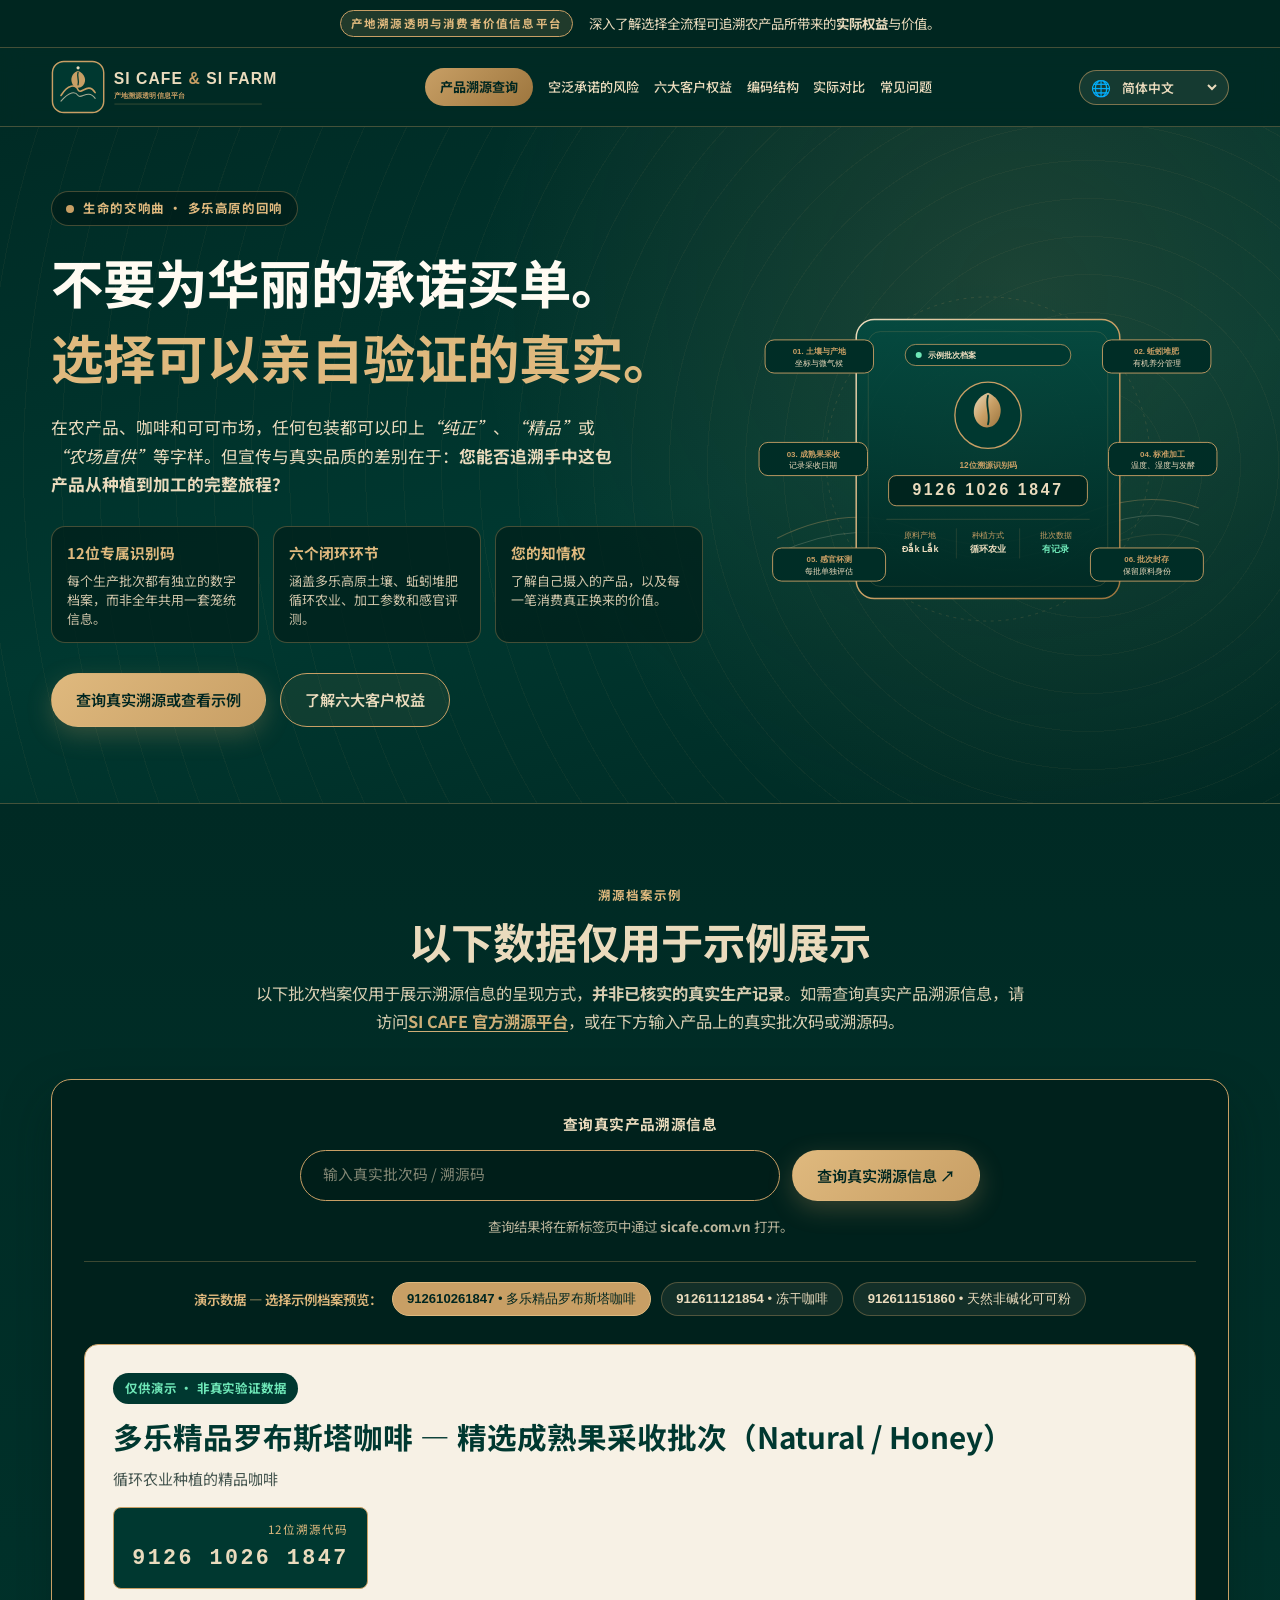
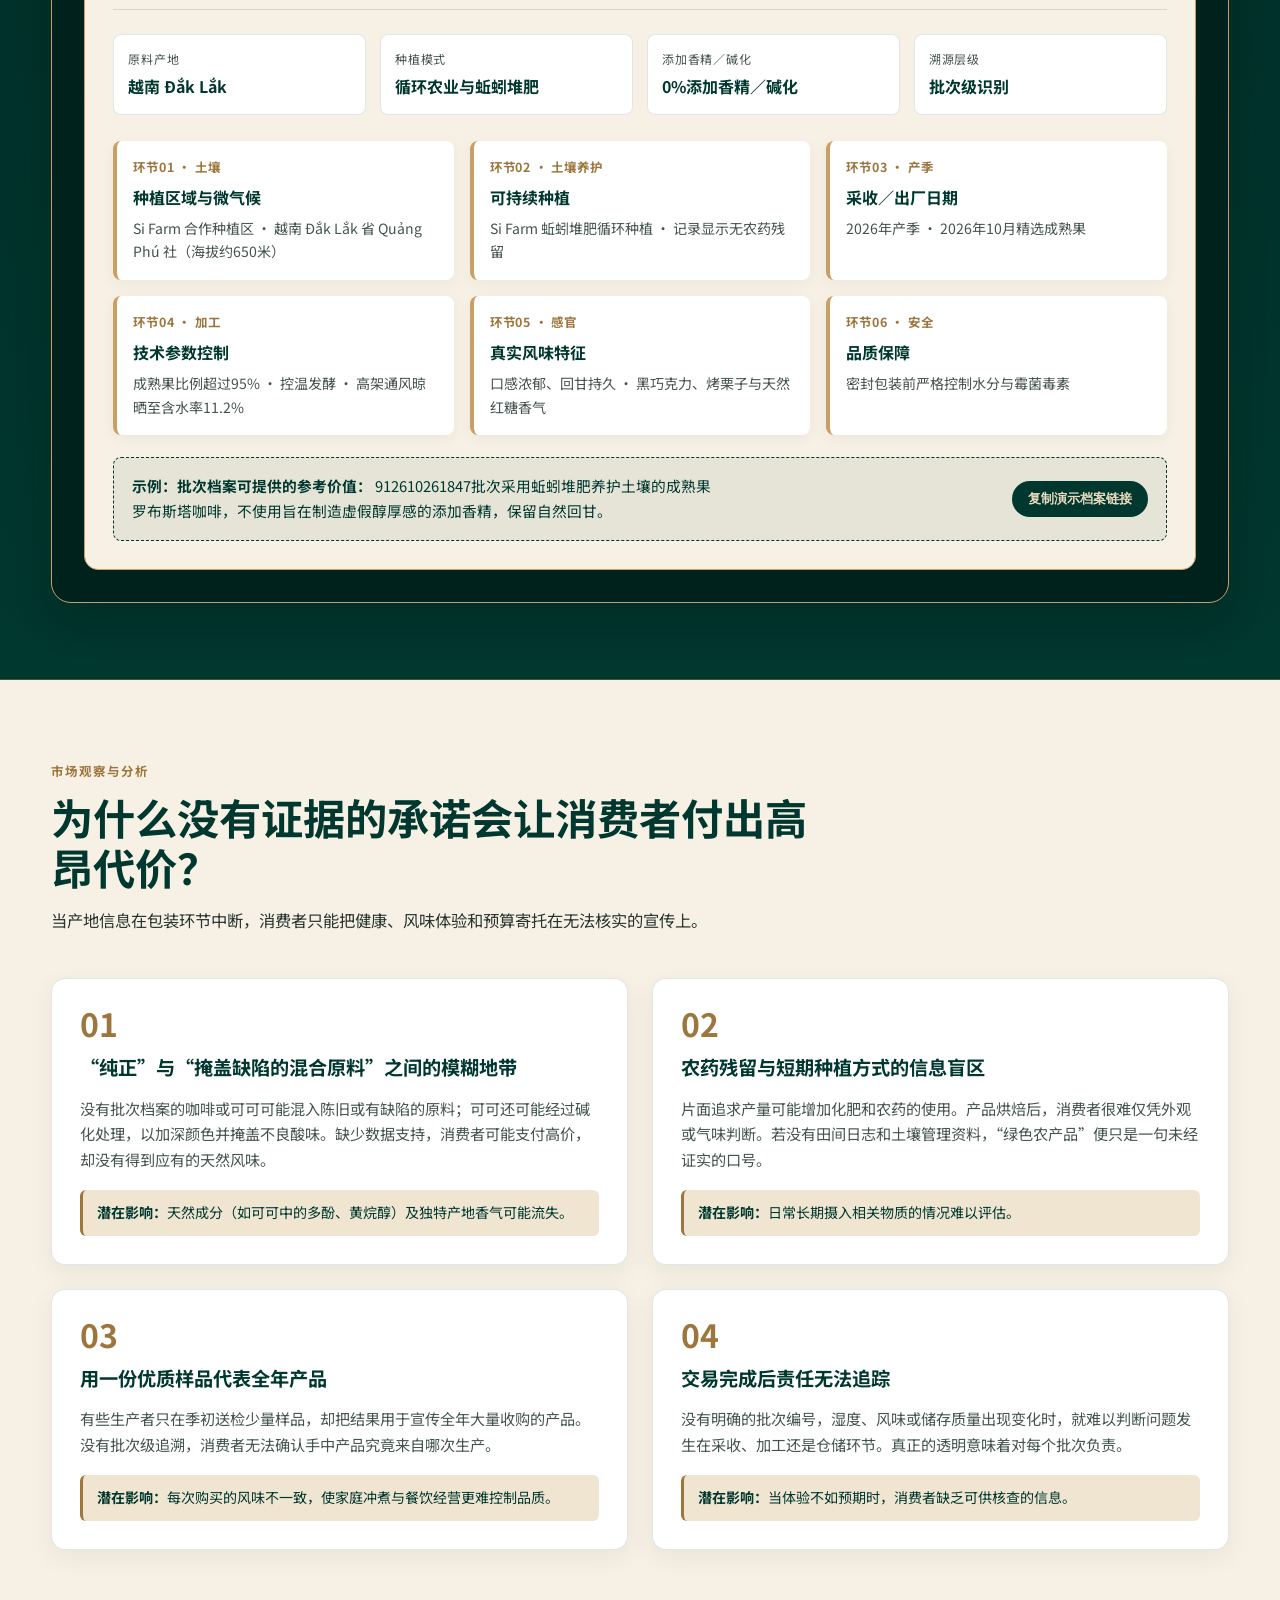
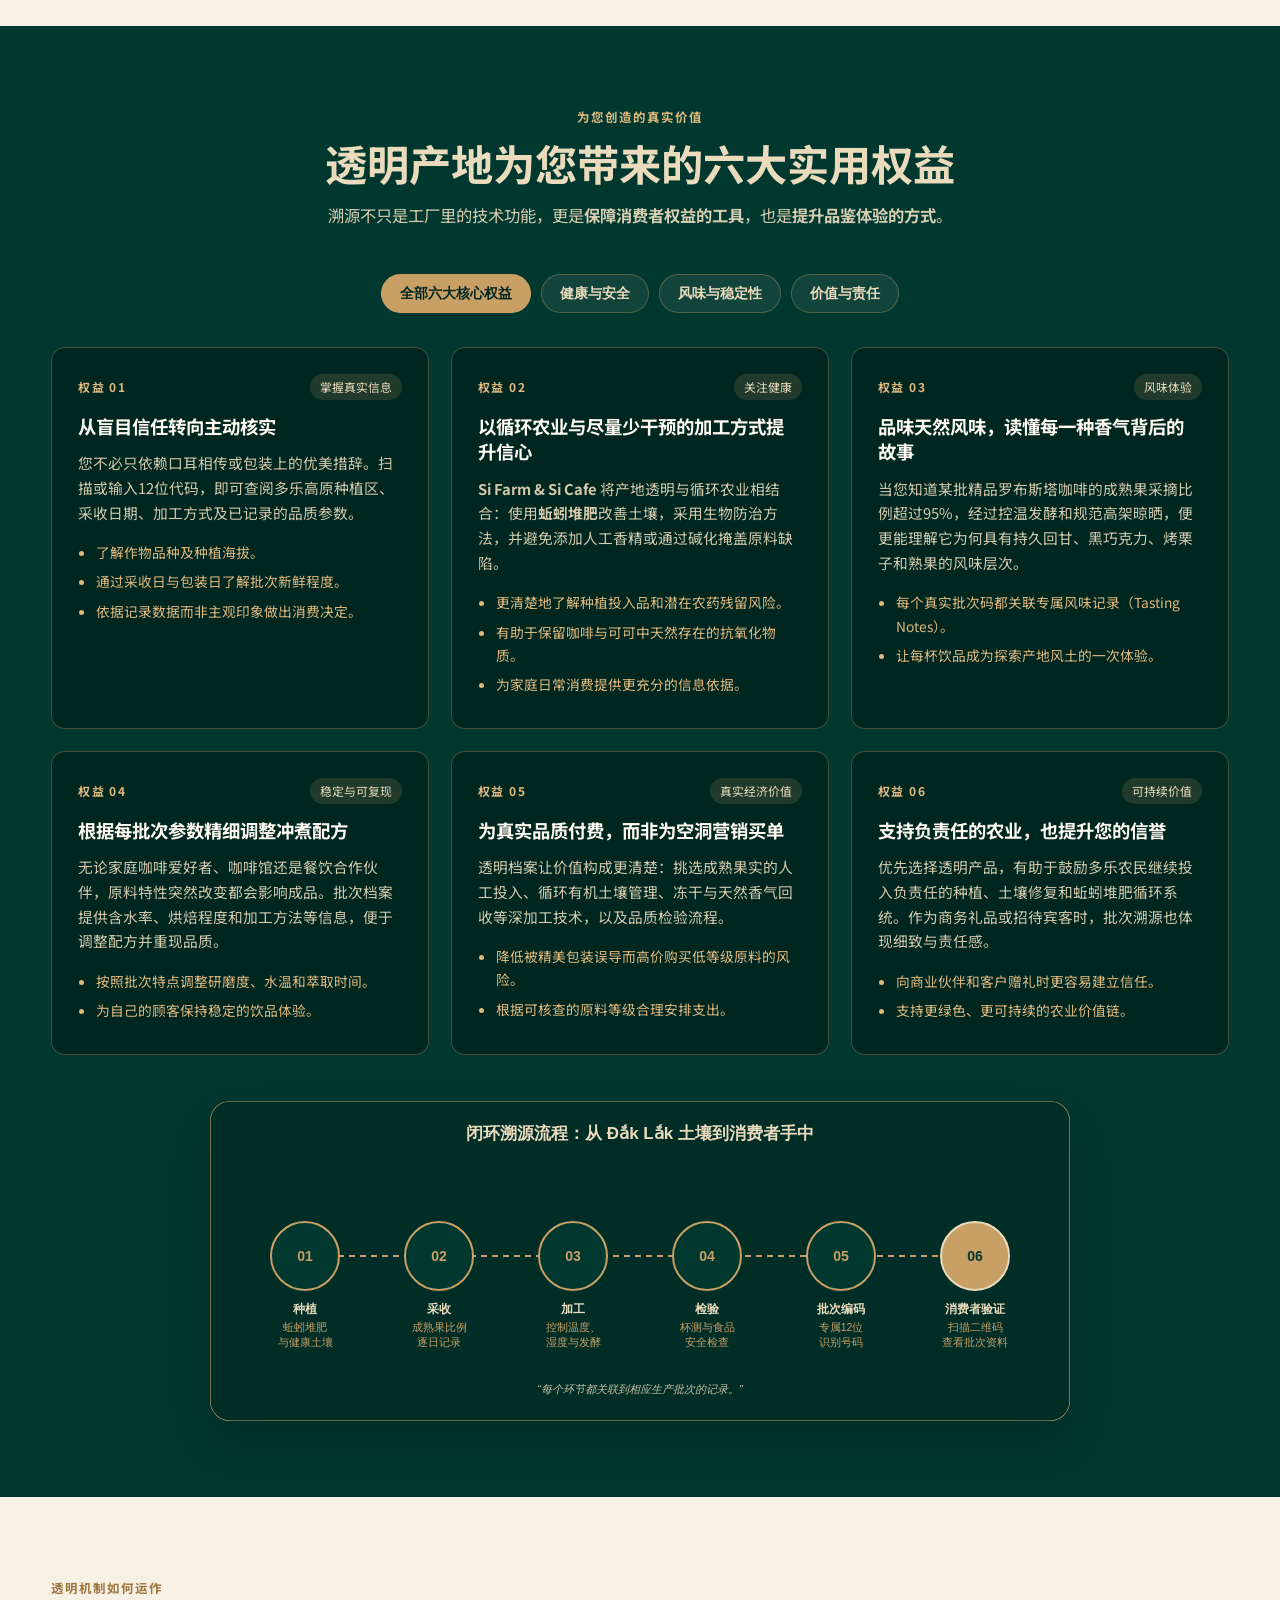
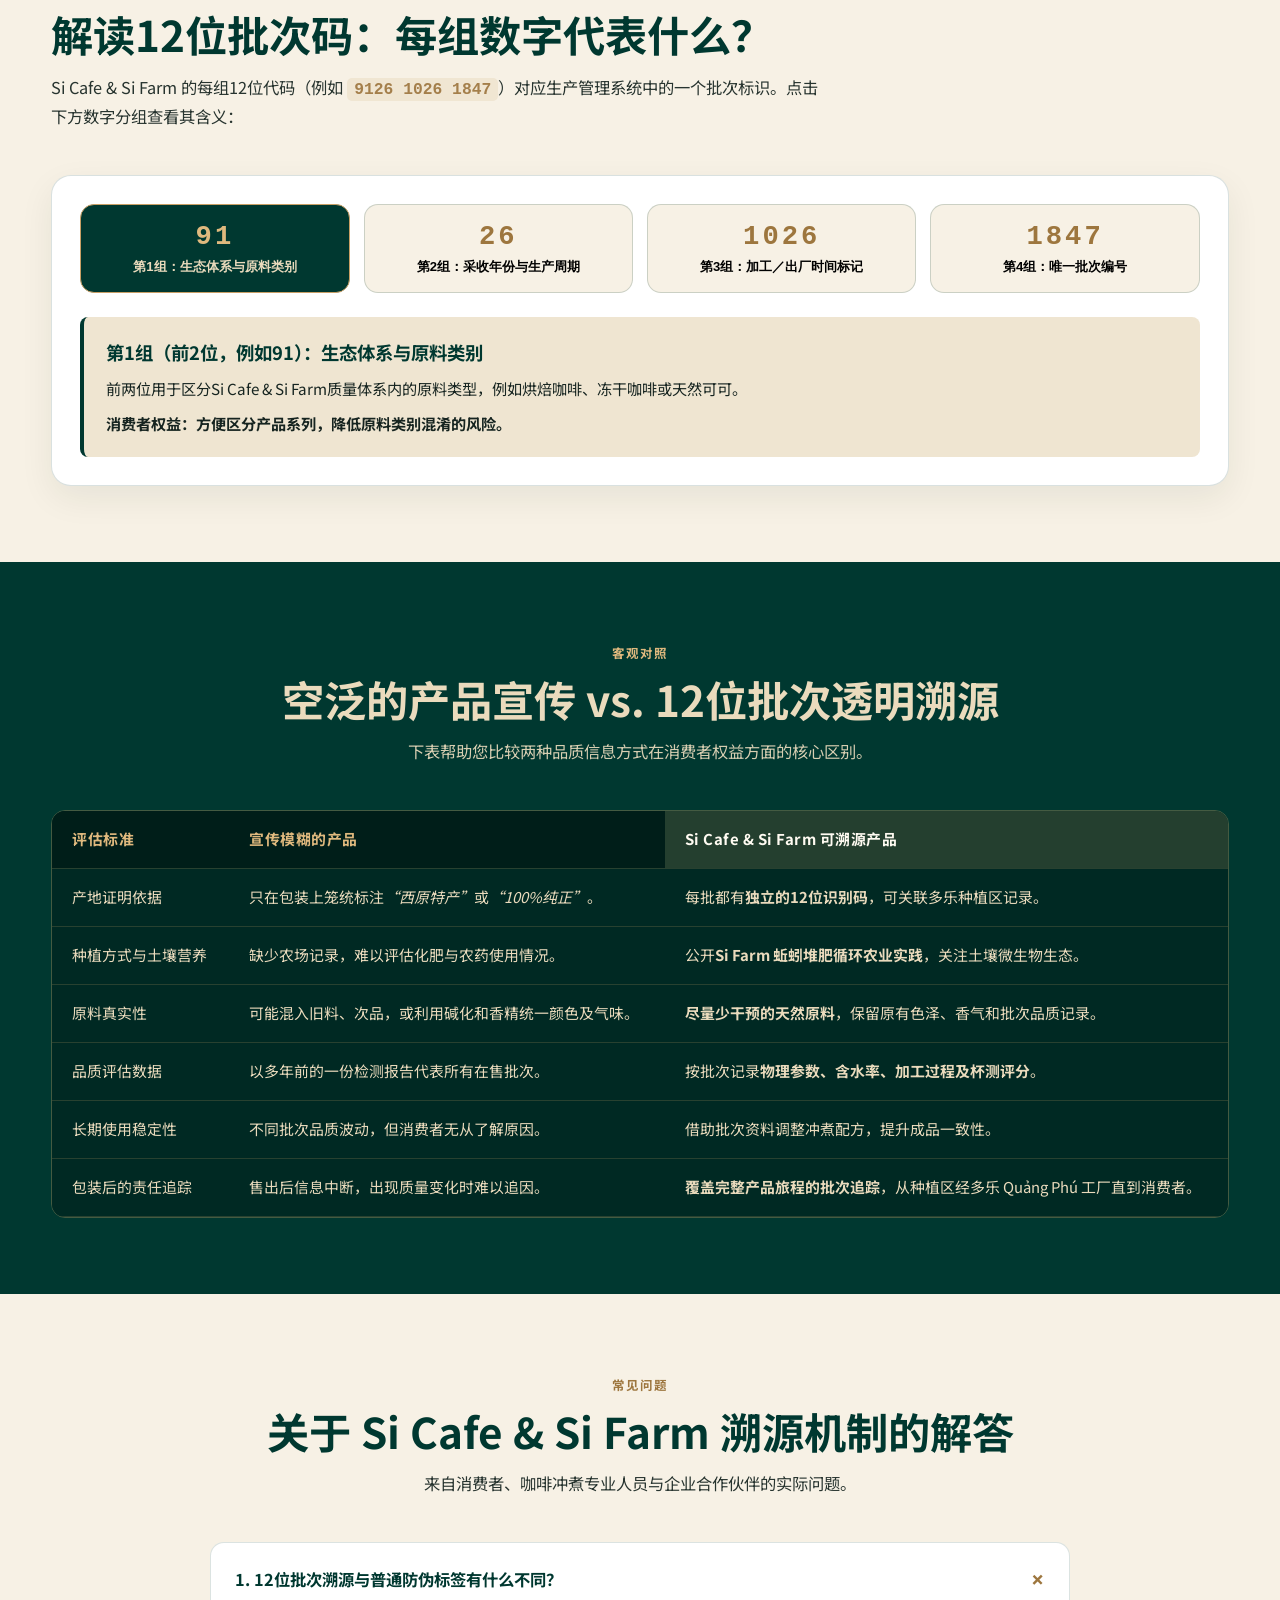
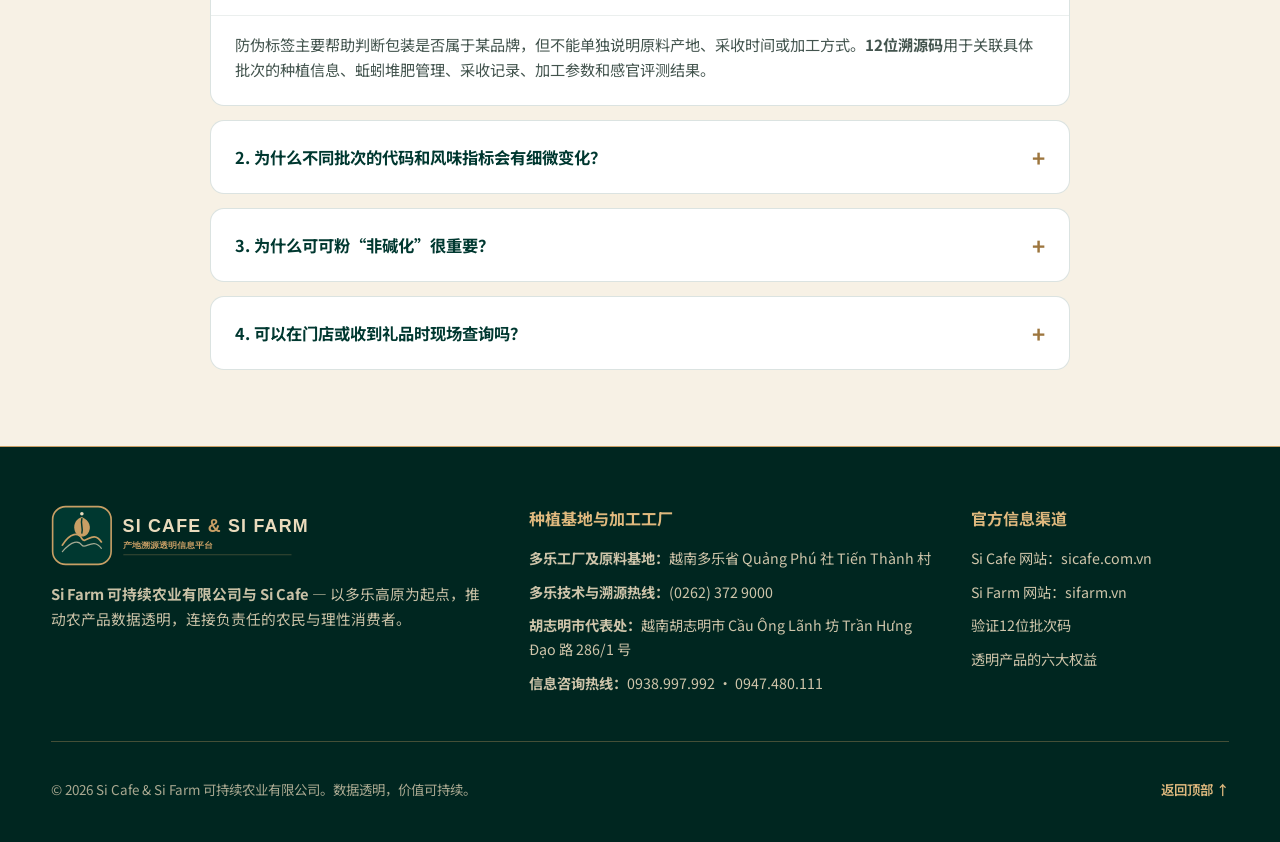
<file: zh-CN.html>
<!DOCTYPE html>

<html lang="zh-CN">
<head>
<meta charset="utf-8"/>
<meta content="width=device-width, initial-scale=1.0" name="viewport"/>
<title>产地溯源透明与消费者价值 | Si Cafe &amp; Si Farm</title>
<meta content="了解 Si Cafe &amp; Si Farm 产地溯源、12位批次档案、循环农业以及生产数据透明带来的真实价值。" name="description"/>
<link href="https://fonts.googleapis.com" rel="preconnect"/>
<link crossorigin="" href="https://fonts.gstatic.com" rel="preconnect"/>
<link href="https://fonts.googleapis.com/css2?family=Be+Vietnam+Pro:ital,wght@0,300;0,400;0,500;0,600;0,700;1,400&amp;family=Cormorant+Garamond:ital,wght@0,600;0,700;1,600&amp;display=swap" rel="stylesheet"/>
<link href="./styles.css" rel="stylesheet"/>
<link href="./index.html" hreflang="vi" rel="alternate"/><link href="./en.html" hreflang="en" rel="alternate"/><link href="./zh-CN.html" hreflang="zh-CN" rel="alternate"/><link href="./ko.html" hreflang="ko" rel="alternate"/><link href="./ja.html" hreflang="ja" rel="alternate"/><link href="./index.html" hreflang="x-default" rel="alternate"/><link href="https://fonts.googleapis.com/css2?family=Noto+Sans+SC:wght@400;500;600;700&amp;display=swap" rel="stylesheet"/></head>
<body>
<!-- Top Declaration Banner: Pure Transparency Portal (Non-Sales) -->
<div class="portal-notice">
<div class="container portal-notice__inner">
<span class="portal-badge">产地溯源透明与消费者价值信息平台</span>
<p>深入了解选择全流程可追溯农产品所带来的<strong>实际权益</strong>与价值。</p>
</div>
</div>
<!-- Header & Navigation -->
<header class="site-header" id="top">
<div class="container header-inner">
<a aria-label="Si Cafe &amp; Si Farm — 选择语言" class="brand-logo" href="#top">
<img alt="Si Cafe &amp; Si Farm 品牌标识" height="64" src="./images/logo-sicafe-sifarm.zh-CN.svg" width="270"/>
</a>
<nav aria-label="主导航" class="primary-nav" id="primaryNav">
<a class="nav-pill" href="#tra-cuu-ma-lo">产品溯源查询</a>
<a href="#vi-sao-khong-noi-suong">空泛承诺的风险</a>
<a href="#loi-ich-khach-hang">六大客户权益</a>
<a href="#giai-ma-12-so">编码结构</a>
<a href="#so-sanh-minh-bach">实际对比</a>
<a href="#faq">常见问题</a>
</nav><div class="header-controls"><label class="language-picker" for="languageSelect"><span aria-hidden="true" class="language-picker__icon">🌐</span><select aria-label="选择语言" class="language-picker__select" id="languageSelect"><option value="index.html">Tiếng Việt</option><option value="en.html">English</option><option selected="selected" value="zh-CN.html">简体中文</option><option value="ko.html">한국어</option><option value="ja.html">日本語</option></select></label><button aria-controls="primaryNav" aria-expanded="false" aria-label="打开导航菜单" class="mobile-nav-toggle" id="mobileNavToggle">
<span></span><span></span><span></span>
</button></div>
</div>
</header>
<main>
<!-- SECTION 1: HERO - TRIẾT LÝ "DỮ LIỆU THAY LỜI HỨA" -->
<section class="hero-section">
<div aria-hidden="true" class="am-vang-overlay"></div>
<div class="container hero-grid">
<div class="hero-content">
<div class="eyebrow-tag"><span class="dot"></span>生命的交响曲 • 多乐高原的回响</div>
<h1>不要为华丽的承诺买单。<br/><span class="text-gold">选择可以亲自验证的真实。</span></h1>
<p class="hero-lead">在农产品、咖啡和可可市场，任何包装都可以印上<em>“纯正”</em>、<em>“精品”</em>或<em>“农场直供”</em>等字样。但宣传与真实品质的差别在于：<strong>您能否追溯手中这包产品从种植到加工的完整旅程？</strong></p>
<div class="hero-pillars">
<div class="pillar-item">
<strong>12位专属识别码</strong>
<span>每个生产批次都有独立的数字档案，而非全年共用一套笼统信息。</span>
</div>
<div class="pillar-item">
<strong>六个闭环环节</strong>
<span>涵盖多乐高原土壤、蚯蚓堆肥循环农业、加工参数和感官评测。</span>
</div>
<div class="pillar-item">
<strong>您的知情权</strong>
<span>了解自己摄入的产品，以及每一笔消费真正换来的价值。</span>
</div>
</div>
<div class="hero-actions">
<a class="btn btn-gold" href="#tra-cuu-ma-lo">查询真实溯源或查看示例</a>
<a class="btn btn-outline" href="#loi-ich-khach-hang">了解六大客户权益</a>
</div>
</div>
<div class="hero-visual">
<img alt="Si Cafe &amp; Si Farm 12位批次溯源示意图" height="520" src="./images/hero-symphony-traceability.zh-CN.svg" width="640"/>
</div>
</div>
</section>
<!-- SECTION 2: INTERACTIVE LIVE BATCH PASSPORT (TRÁI TIM THỰC CHỨNG) -->
<section class="section-lookup" id="tra-cuu-ma-lo">
<div class="container">
<div class="section-heading centered">
<span class="section-kicker">溯源档案示例</span>
<h2>以下数据仅用于示例展示</h2>
<p>以下批次档案仅用于展示溯源信息的呈现方式，<strong>并非已核实的真实生产记录</strong>。如需查询真实产品溯源信息，请访问<a class="actual-trace-link" href="https://sicafe.com.vn/truy-xuat-nguon-goc-sicafe/" rel="noopener noreferrer" target="_blank">SI CAFE 官方溯源平台</a>，或在下方输入产品上的真实批次码或溯源码。</p>
</div>
<div class="lookup-console">
<form action="https://sicafe.com.vn/chi-tiet-truy-xuat-nguon-goc/" class="lookup-form" id="lotSearchForm" method="get" rel="noopener noreferrer" target="_blank">
<label class="lookup-real-label" for="lotCodeInput">查询真实产品溯源信息</label><div class="input-group">
<label class="sr-only" for="lotCodeInput">真实批次码或溯源码</label>
<input autocapitalize="off" autocomplete="off" id="lotCodeInput" inputmode="text" maxlength="128" name="code" placeholder="输入真实批次码 / 溯源码" required="" spellcheck="false" type="text"/>
<button class="btn btn-gold" type="submit">查询真实溯源信息 ↗</button>
</div><p class="lookup-real-note">查询结果将在新标签页中通过 <strong>sicafe.com.vn</strong> 打开。</p>

</form><div aria-label="示例批次代码" class="sample-pills">
<span class="sample-label">演示数据 — 选择示例档案预览：</span>
<button class="sample-chip active" data-lot="912610261847" type="button"><strong>912610261847</strong> • 多乐精品罗布斯塔咖啡</button>
<button class="sample-chip" data-lot="912611121854" type="button"><strong>912611121854</strong> • 冻干咖啡</button>
<button class="sample-chip" data-lot="912611151860" type="button"><strong>912611151860</strong> • 天然非碱化可可粉</button>
</div>
<!-- Dynamic Result Container -->
<div aria-live="polite" class="lot-passport-card" id="lotResultContainer">
<!-- Populated dynamically by script.js -->
</div>
</div>
</div>
</section>
<!-- SECTION 3: PHÂN TÍCH VẤN ĐỀ - CÁI GIÁ CỦA VIỆC TIN VÀO "NÓI SUÔNG" -->
<section class="section-light" id="vi-sao-khong-noi-suong">
<div class="container">
<div class="section-heading">
<span class="section-kicker dark">市场观察与分析</span>
<h2>为什么没有证据的承诺会让消费者付出高昂代价？</h2>
<p>当产地信息在包装环节中断，消费者只能把健康、风味体验和预算寄托在无法核实的宣传上。</p>
</div>
<div class="risk-grid">
<article class="risk-card">
<div class="risk-number">01</div>
<h3>“纯正”与“掩盖缺陷的混合原料”之间的模糊地带</h3>
<p>没有批次档案的咖啡或可可可能混入陈旧或有缺陷的原料；可可还可能经过碱化处理，以加深颜色并掩盖不良酸味。缺少数据支持，消费者可能支付高价，却没有得到应有的天然风味。</p>
<div class="risk-takeaway"><strong>潜在影响：</strong>天然成分（如可可中的多酚、黄烷醇）及独特产地香气可能流失。</div>
</article>
<article class="risk-card">
<div class="risk-number">02</div>
<h3>农药残留与短期种植方式的信息盲区</h3>
<p>片面追求产量可能增加化肥和农药的使用。产品烘焙后，消费者很难仅凭外观或气味判断。若没有田间日志和土壤管理资料，“绿色农产品”便只是一句未经证实的口号。</p>
<div class="risk-takeaway"><strong>潜在影响：</strong>日常长期摄入相关物质的情况难以评估。</div>
</article>
<article class="risk-card">
<div class="risk-number">03</div>
<h3>用一份优质样品代表全年产品</h3>
<p>有些生产者只在季初送检少量样品，却把结果用于宣传全年大量收购的产品。没有批次级追溯，消费者无法确认手中产品究竟来自哪次生产。</p>
<div class="risk-takeaway"><strong>潜在影响：</strong>每次购买的风味不一致，使家庭冲煮与餐饮经营更难控制品质。</div>
</article>
<article class="risk-card">
<div class="risk-number">04</div>
<h3>交易完成后责任无法追踪</h3>
<p>没有明确的批次编号，湿度、风味或储存质量出现变化时，就难以判断问题发生在采收、加工还是仓储环节。真正的透明意味着对每个批次负责。</p>
<div class="risk-takeaway"><strong>潜在影响：</strong>当体验不如预期时，消费者缺乏可供核查的信息。</div>
</article>
</div>
</div>
</section>
<!-- SECTION 4: PHÂN TÍCH CHUYÊN SÂU 6 LỢI ÍCH KHÁCH HÀNG NHẬN ĐƯỢC -->
<section class="section-dark" id="loi-ich-khach-hang">
<div class="container">
<div class="section-heading centered">
<span class="section-kicker">为您创造的真实价值</span>
<h2>透明产地为您带来的六大实用权益</h2>
<p>溯源不只是工厂里的技术功能，更是<strong>保障消费者权益的工具</strong>，也是<strong>提升品鉴体验的方式</strong>。</p>
</div>
<!-- Interactive Benefit Filter / Explorer -->
<div aria-label="按客户权益筛选" class="benefit-tabs" role="tablist">
<button aria-selected="true" class="benefit-tab active" data-filter="all" role="tab" type="button">全部六大核心权益</button>
<button aria-selected="false" class="benefit-tab" data-filter="health" role="tab" type="button">健康与安全</button>
<button aria-selected="false" class="benefit-tab" data-filter="sensory" role="tab" type="button">风味与稳定性</button>
<button aria-selected="false" class="benefit-tab" data-filter="value" role="tab" type="button">价值与责任</button>
</div>
<div class="benefits-grid" id="benefitsGrid">
<!-- Benefit 1 -->
<article class="benefit-card" data-category="health">
<div class="benefit-header">
<span class="benefit-index">权益 01</span>
<span class="benefit-tag">掌握真实信息</span>
</div>
<h3>从盲目信任转向主动核实</h3>
<p>您不必只依赖口耳相传或包装上的优美措辞。扫描或输入12位代码，即可查阅多乐高原种植区、采收日期、加工方式及已记录的品质参数。</p>
<ul class="benefit-proof-list">
<li>了解作物品种及种植海拔。</li>
<li>通过采收日与包装日了解批次新鲜程度。</li>
<li>依据记录数据而非主观印象做出消费决定。</li>
</ul>
</article>
<!-- Benefit 2 -->
<article class="benefit-card" data-category="health">
<div class="benefit-header">
<span class="benefit-index">权益 02</span>
<span class="benefit-tag">关注健康</span>
</div>
<h3>以循环农业与尽量少干预的加工方式提升信心</h3>
<p><strong>Si Farm &amp; Si Cafe</strong> 将产地透明与循环农业相结合：使用<strong>蚯蚓堆肥</strong>改善土壤，采用生物防治方法，并避免添加人工香精或通过碱化掩盖原料缺陷。</p>
<ul class="benefit-proof-list">
<li>更清楚地了解种植投入品和潜在农药残留风险。</li>
<li>有助于保留咖啡与可可中天然存在的抗氧化物质。</li>
<li>为家庭日常消费提供更充分的信息依据。</li>
</ul>
</article>
<!-- Benefit 3 -->
<article class="benefit-card" data-category="sensory">
<div class="benefit-header">
<span class="benefit-index">权益 03</span>
<span class="benefit-tag">风味体验</span>
</div>
<h3>品味天然风味，读懂每一种香气背后的故事</h3>
<p>当您知道某批精品罗布斯塔咖啡的成熟果采摘比例超过95%，经过控温发酵和规范高架晾晒，便更能理解它为何具有持久回甘、黑巧克力、烤栗子和熟果的风味层次。</p>
<ul class="benefit-proof-list">
<li>每个真实批次码都关联专属风味记录（Tasting Notes）。</li>
<li>让每杯饮品成为探索产地风土的一次体验。</li>
</ul>
</article>
<!-- Benefit 4 -->
<article class="benefit-card" data-category="sensory">
<div class="benefit-header">
<span class="benefit-index">权益 04</span>
<span class="benefit-tag">稳定与可复现</span>
</div>
<h3>根据每批次参数精细调整冲煮配方</h3>
<p>无论家庭咖啡爱好者、咖啡馆还是餐饮合作伙伴，原料特性突然改变都会影响成品。批次档案提供含水率、烘焙程度和加工方法等信息，便于调整配方并重现品质。</p>
<ul class="benefit-proof-list">
<li>按照批次特点调整研磨度、水温和萃取时间。</li>
<li>为自己的顾客保持稳定的饮品体验。</li>
</ul>
</article>
<!-- Benefit 5 -->
<article class="benefit-card" data-category="value">
<div class="benefit-header">
<span class="benefit-index">权益 05</span>
<span class="benefit-tag">真实经济价值</span>
</div>
<h3>为真实品质付费，而非为空洞营销买单</h3>
<p>透明档案让价值构成更清楚：挑选成熟果实的人工投入、循环有机土壤管理、冻干与天然香气回收等深加工技术，以及品质检验流程。</p>
<ul class="benefit-proof-list">
<li>降低被精美包装误导而高价购买低等级原料的风险。</li>
<li>根据可核查的原料等级合理安排支出。</li>
</ul>
</article>
<!-- Benefit 6 -->
<article class="benefit-card" data-category="value">
<div class="benefit-header">
<span class="benefit-index">权益 06</span>
<span class="benefit-tag">可持续价值</span>
</div>
<h3>支持负责任的农业，也提升您的信誉</h3>
<p>优先选择透明产品，有助于鼓励多乐农民继续投入负责任的种植、土壤修复和蚯蚓堆肥循环系统。作为商务礼品或招待宾客时，批次溯源也体现细致与责任感。</p>
<ul class="benefit-proof-list">
<li>向商业伙伴和客户赠礼时更容易建立信任。</li>
<li>支持更绿色、更可持续的农业价值链。</li>
</ul>
</article>
</div>
<!-- Visual Closed-Loop Cycle Diagram -->
<div class="cycle-showcase">
<img alt="从 Đắk Lắk 农田到消费者的闭环追溯流程图" height="320" src="./images/cycle-circular-agriculture.zh-CN.svg" width="860"/>
</div>
</div>
</section>
<!-- SECTION 5: GIẢI MÃ CẤU TRÚC MÃ ĐỊNH DANH 12 CHỮ SỐ -->
<section class="section-light" id="giai-ma-12-so">
<div class="container">
<div class="section-heading">
<span class="section-kicker dark">透明机制如何运作</span>
<h2>解读12位批次码：每组数字代表什么？</h2>
<p>Si Cafe &amp; Si Farm 的每组12位代码（例如 <code>9126 1026 1847</code>）对应生产管理系统中的一个批次标识。点击下方数字分组查看其含义：</p>
</div>
<div class="anatomy-box">
<div aria-label="12位批次码的四组结构" class="anatomy-digits" role="group">
<button class="digit-segment active" data-segment="seg1" type="button">
<span class="seg-code">91</span>
<span class="seg-name">第1组：生态体系与原料类别</span>
</button>
<button class="digit-segment" data-segment="seg2" type="button">
<span class="seg-code">26</span>
<span class="seg-name">第2组：采收年份与生产周期</span>
</button>
<button class="digit-segment" data-segment="seg3" type="button">
<span class="seg-code">1026</span>
<span class="seg-name">第3组：加工／出厂时间标记</span>
</button>
<button class="digit-segment" data-segment="seg4" type="button">
<span class="seg-code">1847</span>
<span class="seg-name">第4组：唯一批次编号</span>
</button>
</div>
<div class="anatomy-detail" id="anatomyDetail">
<!-- Populated by script.js -->
</div>
</div>
</div>
</section>
<!-- SECTION 6: BẢNG ĐỐI CHIẾU TRỰC QUAN -->
<section class="section-dark" id="so-sanh-minh-bach">
<div class="container">
<div class="section-heading centered">
<span class="section-kicker">客观对照</span>
<h2>空泛的产品宣传 vs. 12位批次透明溯源</h2>
<p>下表帮助您比较两种品质信息方式在消费者权益方面的核心区别。</p>
</div>
<div class="table-wrapper">
<table class="comparison-table">
<thead>
<tr>
<th scope="col">评估标准</th>
<th class="col-vague" scope="col">宣传模糊的产品</th>
<th class="col-verified" scope="col">Si Cafe &amp; Si Farm 可溯源产品</th>
</tr>
</thead>
<tbody>
<tr>
<td>产地证明依据</td>
<td>只在包装上笼统标注<em>“西原特产”</em>或<em>“100%纯正”</em>。</td>
<td>每批都有<strong>独立的12位识别码</strong>，可关联多乐种植区记录。</td>
</tr>
<tr>
<td>种植方式与土壤营养</td>
<td>缺少农场记录，难以评估化肥与农药使用情况。</td>
<td>公开<strong>Si Farm 蚯蚓堆肥循环农业实践</strong>，关注土壤微生物生态。</td>
</tr>
<tr>
<td>原料真实性</td>
<td>可能混入旧料、次品，或利用碱化和香精统一颜色及气味。</td>
<td><strong>尽量少干预的天然原料</strong>，保留原有色泽、香气和批次品质记录。</td>
</tr>
<tr>
<td>品质评估数据</td>
<td>以多年前的一份检测报告代表所有在售批次。</td>
<td>按批次记录<strong>物理参数、含水率、加工过程及杯测评分</strong>。</td>
</tr>
<tr>
<td>长期使用稳定性</td>
<td>不同批次品质波动，但消费者无从了解原因。</td>
<td>借助批次资料调整冲煮配方，提升成品一致性。</td>
</tr>
<tr>
<td>包装后的责任追踪</td>
<td>售出后信息中断，出现质量变化时难以追因。</td>
<td><strong>覆盖完整产品旅程的批次追踪</strong>，从种植区经多乐 Quảng Phú 工厂直到消费者。</td>
</tr>
</tbody>
</table>
</div>
</div>
</section>
<!-- SECTION 7: FAQ - GIẢI ĐÁP CHUYÊN SÂU VỀ TRUY XUẤT NGUỒN GỐC -->
<section class="section-light" id="faq">
<div class="container">
<div class="section-heading centered">
<span class="section-kicker dark">常见问题</span>
<h2>关于 Si Cafe &amp; Si Farm 溯源机制的解答</h2>
<p>来自消费者、咖啡冲煮专业人员与企业合作伙伴的实际问题。</p>
</div>
<div class="faq-list" id="faqList">
<div class="faq-item active">
<button aria-expanded="true" class="faq-question" type="button">
<span>1. 12位批次溯源与普通防伪标签有什么不同？</span>
<span class="faq-icon">+</span>
</button>
<div class="faq-answer">
<p>防伪标签主要帮助判断包装是否属于某品牌，但不能单独说明原料产地、采收时间或加工方式。<strong>12位溯源码</strong>用于关联具体批次的种植信息、蚯蚓堆肥管理、采收记录、加工参数和感官评测结果。</p>
</div>
</div>
<div class="faq-item">
<button aria-expanded="false" class="faq-question" type="button">
<span>2. 为什么不同批次的代码和风味指标会有细微变化？</span>
<span class="faq-icon">+</span>
</button>
<div class="faq-answer">
<p>这是<strong>真实农产品存在自然差异</strong>的体现。阳光、降雨、成熟度和微气候会随时间改变。独立批次档案能呈现这些差异，而不是用同一份描述概括全部产品。</p>
</div>
</div>
<div class="faq-item">
<button aria-expanded="false" class="faq-question" type="button">
<span>3. 为什么可可粉“非碱化”很重要？</span>
<span class="faq-icon">+</span>
</button>
<div class="faq-answer">
<p>许多可可粉采用碱化（荷兰式处理）使颜色变深、酸味降低，但这种工艺可能减少天然的<strong>黄烷醇与多酚</strong>。天然可可的批次记录可以展示发酵、烘焙、未碱化处理及多乐可可特有的风味资料。</p>
</div>
</div>
<div class="faq-item">
<button aria-expanded="false" class="faq-question" type="button">
<span>4. 可以在门店或收到礼品时现场查询吗？</span>
<span class="faq-icon">+</span>
</button>
<div class="faq-answer">
<p>可以。用手机扫描包装二维码，若链接带有对应的 <code>?lot=...</code> 参数，页面会自动显示该批次；您也可以手动输入标签上的12位数字，在拆封前查看已提供的信息。</p>
</div>
</div>
</div>
</div>
</section>
</main>
<!-- FOOTER: OFFICIAL ENTITY & VERIFICATION CHANNELS -->
<footer class="site-footer">
<div class="container footer-grid">
<div class="footer-brand">
<img alt="Si Cafe &amp; Si Farm 品牌标识" height="62" src="./images/logo-sicafe-sifarm.zh-CN.svg" width="260"/>
<p class="footer-mission"><strong>Si Farm 可持续农业有限公司与 Si Cafe</strong> — 以多乐高原为起点，推动农产品数据透明，连接负责任的农民与理性消费者。</p>
</div>
<div class="footer-col">
<h4>种植基地与加工工厂</h4>
<ul>
<li><strong>多乐工厂及原料基地：</strong>越南多乐省 Quảng Phú 社 Tiến Thành 村</li>
<li><strong>多乐技术与溯源热线：</strong><a href="tel:02623729000">(0262) 372 9000</a></li>
<li><strong>胡志明市代表处：</strong>越南胡志明市 Cầu Ông Lãnh 坊 Trần Hưng Đạo 路 286/1 号</li>
<li><strong>信息咨询热线：</strong><a href="tel:0938997992">0938.997.992</a> • <a href="tel:0947480111">0947.480.111</a></li>
</ul>
</div>
<div class="footer-col">
<h4>官方信息渠道</h4>
<ul>
<li><a href="https://sicafe.com.vn" rel="noopener noreferrer" target="_blank">Si Cafe 网站：sicafe.com.vn</a></li>
<li><a href="https://sifarm.vn" rel="noopener noreferrer" target="_blank">Si Farm 网站：sifarm.vn</a></li>
<li><a href="#tra-cuu-ma-lo">验证12位批次码</a></li>
<li><a href="#loi-ich-khach-hang">透明产品的六大权益</a></li>
</ul>
</div>
</div>
<div class="container footer-bottom">
<p>© 2026 Si Cafe &amp; Si Farm 可持续农业有限公司。数据透明，价值可持续。</p>
<a class="back-to-top" href="#top">返回顶部 ↑</a>
</div>
</footer>
<script src="./i18n_dynamic.js"></script><script src="./script.js"></script>
</body>
</html>
</file>
<file: styles.css>
/* ==========================================================================
   SI CAFE & SI FARM — CỔNG MINH BẠCH NGUỒN GỐC & GIÁ TRỊ KHÁCH HÀNG
   Ngôn ngữ thiết kế: "Bản Giao Hưởng Cuộc Sống" • Họa tiết "Âm Vang Đại Ngàn"
   Bảng màu chủ đạo: Xanh Đại Ngàn (#003830) | Vàng Kem (#EADBBD) | Vàng Kim (#C89F65)
   ========================================================================== */

:root {
  --forest-deep: #002620;
  --forest-main: #003830;
  --forest-card: #03463C;
  --cream-main: #EADBBD;
  --cream-light: #F7F1E5;
  --cream-soft: #EFE5D1;
  --gold-accent: #C89F65;
  --gold-bright: #DFB97E;
  --gold-dark: #9D763E;
  --ink-dark: #162420;
  --ink-muted: #43544E;
  --mint-verified: #6EE7B7;
  --border-gold: rgba(200, 159, 101, 0.34);
  --shadow-elevated: 0 22px 48px rgba(0, 24, 20, 0.34);
  --radius-lg: 20px;
  --radius-md: 14px;
  --radius-sm: 8px;
  --font-display: 'Cormorant Garamond', Georgia, serif;
  --font-sans: 'Be Vietnam Pro', -apple-system, BlinkMacSystemFont, 'Segoe UI', sans-serif;
}

*,
*::before,
*::after {
  box-sizing: border-box;
}

html {
  scroll-behavior: smooth;
  font-size: 16px;
}

body {
  margin: 0;
  font-family: var(--font-sans);
  background-color: var(--forest-main);
  color: var(--cream-main);
  line-height: 1.68;
  -webkit-font-smoothing: antialiased;
}

img {
  max-width: 100%;
  height: auto;
  display: block;
}

a {
  color: inherit;
  text-decoration: none;
}

code {
  font-family: 'Courier New', monospace;
  background: rgba(200, 159, 101, 0.16);
  color: var(--gold-dark);
  padding: 2px 7px;
  border-radius: 5px;
  font-weight: 700;
}

.sr-only {
  position: absolute;
  width: 1px;
  height: 1px;
  overflow: hidden;
  clip: rect(0, 0, 0, 0);
}

.container {
  width: min(1200px, 92%);
  margin: 0 auto;
}

/* Portal Top Notice (Explicitly Non-Sales Declaration) */
.portal-notice {
  background-color: var(--forest-deep);
  border-bottom: 1px solid var(--border-gold);
  padding: 10px 0;
  font-size: 0.84rem;
}

.portal-notice__inner {
  display: flex;
  flex-wrap: wrap;
  align-items: center;
  justify-content: center;
  gap: 10px 16px;
  text-align: center;
}

.portal-badge {
  background: rgba(200, 159, 101, 0.16);
  border: 1px solid var(--gold-accent);
  color: var(--gold-bright);
  font-weight: 700;
  font-size: 0.72rem;
  letter-spacing: 1.2px;
  padding: 3px 10px;
  border-radius: 999px;
}

.portal-notice p {
  margin: 0;
  color: var(--cream-main);
}

/* Sticky Header */
.site-header {
  position: sticky;
  top: 0;
  z-index: 1000;
  background: rgba(0, 42, 36, 0.94);
  backdrop-filter: blur(12px);
  border-bottom: 1px solid var(--border-gold);
}

.header-inner {
  display: flex;
  align-items: center;
  justify-content: space-between;
  padding: 12px 0;
  gap: 16px;
}

.brand-logo img {
  height: 54px;
  width: auto;
}

.primary-nav {
  display: flex;
  align-items: center;
  gap: 18px;
}

.primary-nav a {
  font-size: 0.88rem;
  font-weight: 500;
  color: var(--cream-main);
  transition: color 0.2s ease;
  white-space: nowrap;
}

.primary-nav a:hover {
  color: var(--gold-bright);
}

.primary-nav .nav-pill {
  background: linear-gradient(135deg, var(--gold-accent), var(--gold-dark));
  color: var(--forest-deep);
  font-weight: 700;
  padding: 8px 15px;
  border-radius: 999px;
}

.primary-nav .nav-pill:hover {
  color: var(--forest-deep);
  filter: brightness(1.07);
}

.mobile-nav-toggle {
  display: none;
  background: transparent;
  border: 1px solid var(--border-gold);
  border-radius: 8px;
  padding: 8px;
  cursor: pointer;
  flex-direction: column;
  gap: 5px;
}

.mobile-nav-toggle span {
  display: block;
  width: 22px;
  height: 2px;
  background: var(--gold-accent);
}

/* Buttons */
.btn {
  display: inline-flex;
  align-items: center;
  justify-content: center;
  gap: 8px;
  font-family: var(--font-sans);
  font-weight: 600;
  font-size: 0.95rem;
  padding: 13px 24px;
  border-radius: 999px;
  cursor: pointer;
  transition: all 0.22s ease;
  border: 1.5px solid transparent;
}

.btn-gold {
  background: linear-gradient(135deg, var(--gold-bright), var(--gold-accent));
  color: var(--forest-deep);
  box-shadow: 0 8px 24px rgba(200, 159, 101, 0.26);
}

.btn-gold:hover {
  transform: translateY(-2px);
  box-shadow: 0 12px 28px rgba(200, 159, 101, 0.38);
}

.btn-outline {
  border-color: var(--gold-accent);
  color: var(--cream-main);
  background: rgba(200, 159, 101, 0.08);
}

.btn-outline:hover {
  background: rgba(200, 159, 101, 0.2);
  color: #ffffff;
}

/* Hero Section */
.hero-section {
  position: relative;
  padding: 64px 0 76px;
  background:
    radial-gradient(circle at 80% 25%, rgba(200, 159, 101, 0.14), transparent 48%),
    linear-gradient(165deg, #002B25 0%, #003830 55%, #002923 100%);
  border-bottom: 1px solid var(--border-gold);
  overflow: hidden;
}

.am-vang-overlay {
  position: absolute;
  inset: 0;
  background-image: repeating-radial-gradient(
    circle at 85% 50%,
    rgba(200, 159, 101, 0.05) 0,
    rgba(200, 159, 101, 0.05) 1px,
    transparent 1px,
    transparent 38px
  );
  pointer-events: none;
}

.hero-grid {
  position: relative;
  display: grid;
  grid-template-columns: 1.15fr 0.85fr;
  align-items: center;
  gap: 44px;
}

.eyebrow-tag {
  display: inline-flex;
  align-items: center;
  gap: 9px;
  font-size: 0.78rem;
  font-weight: 700;
  letter-spacing: 1.6px;
  color: var(--gold-bright);
  background: rgba(0, 29, 24, 0.72);
  border: 1px solid var(--border-gold);
  padding: 6px 14px;
  border-radius: 999px;
  margin-bottom: 18px;
}

.eyebrow-tag .dot {
  width: 8px;
  height: 8px;
  border-radius: 50%;
  background: var(--gold-accent);
}

.hero-content h1 {
  font-family: var(--font-display);
  font-size: clamp(2.25rem, 4.1vw, 3.45rem);
  line-height: 1.16;
  margin: 0 0 20px;
  color: #FFFBF2;
  font-weight: 700;
}

.text-gold {
  color: var(--gold-bright);
}

.hero-lead {
  font-size: 1.05rem;
  color: var(--cream-main);
  margin: 0 0 28px;
  max-width: 64ch;
}

.hero-pillars {
  display: grid;
  grid-template-columns: repeat(3, 1fr);
  gap: 14px;
  margin-bottom: 30px;
}

.pillar-item {
  background: rgba(0, 32, 27, 0.76);
  border: 1px solid var(--border-gold);
  border-radius: var(--radius-md);
  padding: 14px 15px;
}

.pillar-item strong {
  display: block;
  color: var(--gold-bright);
  font-size: 0.92rem;
  margin-bottom: 5px;
}

.pillar-item span {
  display: block;
  font-size: 0.81rem;
  color: rgba(234, 219, 189, 0.88);
  line-height: 1.48;
}

.hero-actions {
  display: flex;
  flex-wrap: wrap;
  gap: 14px;
}

/* Section Shared Typography */
section {
  padding: 76px 0;
}

.section-light {
  background-color: var(--cream-light);
  color: var(--ink-dark);
}

.section-dark {
  background-color: var(--forest-main);
  color: var(--cream-main);
}

.section-heading {
  max-width: 780px;
  margin-bottom: 44px;
}

.section-heading.centered {
  margin-left: auto;
  margin-right: auto;
  text-align: center;
}

.section-kicker {
  display: inline-block;
  font-size: 0.78rem;
  font-weight: 700;
  letter-spacing: 2px;
  text-transform: uppercase;
  color: var(--gold-bright);
  margin-bottom: 10px;
}

.section-kicker.dark {
  color: var(--gold-dark);
}

.section-heading h2 {
  font-family: var(--font-display);
  font-size: clamp(1.95rem, 3.3vw, 2.75rem);
  line-height: 1.2;
  margin: 0 0 14px;
}

.section-light .section-heading h2 {
  color: var(--forest-main);
}

.section-heading p {
  margin: 0;
  font-size: 1.02rem;
  opacity: 0.92;
}

/* Section 2: Interactive Batch Lookup Console */
.section-lookup {
  background: linear-gradient(180deg, #002A24 0%, #003830 100%);
  border-bottom: 1px solid var(--border-gold);
}

.lookup-console {
  background: rgba(0, 31, 26, 0.85);
  border: 1.5px solid var(--gold-accent);
  border-radius: var(--radius-lg);
  padding: 32px;
  box-shadow: var(--shadow-elevated);
}

.lookup-form .input-group {
  display: flex;
  gap: 12px;
  max-width: 680px;
  margin: 0 auto 18px;
}

.lookup-form input {
  flex: 1;
  background: #001E19;
  border: 1.5px solid var(--gold-accent);
  border-radius: 999px;
  padding: 14px 22px;
  color: #FFFBF2;
  font-family: 'Courier New', monospace;
  font-size: 1.15rem;
  font-weight: 700;
  letter-spacing: 2px;
  outline: none;
}

.lookup-form input::placeholder {
  font-family: var(--font-sans);
  font-size: 0.92rem;
  font-weight: 400;
  letter-spacing: 0;
  color: rgba(234, 219, 189, 0.55);
}

.lookup-form input:focus {
  box-shadow: 0 0 0 3px rgba(200, 159, 101, 0.28);
}

.sample-pills {
  display: flex;
  flex-wrap: wrap;
  align-items: center;
  justify-content: center;
  gap: 10px;
  margin-bottom: 28px;
}

.sample-label {
  font-size: 0.84rem;
  color: var(--gold-bright);
  font-weight: 600;
}

.sample-chip {
  background: rgba(234, 219, 189, 0.08);
  border: 1px solid var(--border-gold);
  color: var(--cream-main);
  border-radius: 999px;
  padding: 7px 14px;
  font-size: 0.82rem;
  cursor: pointer;
  transition: all 0.2s ease;
}

.sample-chip:hover,
.sample-chip.active {
  background: var(--gold-accent);
  color: var(--forest-deep);
  border-color: var(--gold-bright);
}

/* Batch Passport Output Card */
.lot-passport-card {
  background: var(--cream-light);
  color: var(--ink-dark);
  border-radius: var(--radius-md);
  border: 1px solid var(--gold-accent);
  padding: 28px;
}

.passport-top {
  display: flex;
  flex-wrap: wrap;
  justify-content: space-between;
  align-items: flex-start;
  gap: 16px;
  padding-bottom: 20px;
  border-bottom: 1.5px solid rgba(0, 56, 48, 0.14);
  margin-bottom: 24px;
}

.passport-status {
  display: inline-flex;
  align-items: center;
  gap: 8px;
  background: #003830;
  color: var(--mint-verified);
  font-size: 0.78rem;
  font-weight: 700;
  letter-spacing: 0.8px;
  padding: 5px 12px;
  border-radius: 999px;
  margin-bottom: 8px;
}

.passport-title {
  font-family: var(--font-display);
  font-size: 1.85rem;
  color: var(--forest-main);
  margin: 0 0 4px;
}

.passport-subtitle {
  margin: 0;
  color: var(--ink-muted);
  font-size: 0.94rem;
}

.passport-code-box {
  background: var(--forest-main);
  color: var(--cream-main);
  padding: 12px 18px;
  border-radius: var(--radius-sm);
  border: 1px solid var(--gold-accent);
  text-align: right;
}

.passport-code-box span {
  display: block;
  font-size: 0.72rem;
  letter-spacing: 1.2px;
  color: var(--gold-bright);
}

.passport-code-box strong {
  font-family: 'Courier New', monospace;
  font-size: 1.35rem;
  letter-spacing: 2.5px;
}

.passport-metrics {
  display: grid;
  grid-template-columns: repeat(4, 1fr);
  gap: 14px;
  margin-bottom: 26px;
}

.metric-box {
  background: #FFFFFF;
  border: 1px solid rgba(0, 56, 48, 0.12);
  border-radius: var(--radius-sm);
  padding: 14px;
}

.metric-box label {
  display: block;
  font-size: 0.75rem;
  text-transform: uppercase;
  letter-spacing: 0.8px;
  color: var(--ink-muted);
  margin-bottom: 4px;
}

.metric-box strong {
  font-size: 1rem;
  color: var(--forest-main);
}

.passport-timeline {
  display: grid;
  grid-template-columns: repeat(3, 1fr);
  gap: 16px;
  margin-bottom: 22px;
}

.timeline-step {
  background: #FFFFFF;
  border-left: 4px solid var(--gold-accent);
  border-radius: var(--radius-sm);
  padding: 16px;
  box-shadow: 0 4px 14px rgba(0, 56, 48, 0.05);
}

.timeline-step__head {
  font-size: 0.78rem;
  font-weight: 700;
  color: var(--gold-dark);
  text-transform: uppercase;
  letter-spacing: 0.8px;
  margin-bottom: 6px;
}

.timeline-step h4 {
  margin: 0 0 6px;
  font-size: 1rem;
  color: var(--forest-main);
}

.timeline-step p {
  margin: 0;
  font-size: 0.88rem;
  color: var(--ink-muted);
}

.passport-customer-benefit {
  background: rgba(0, 56, 48, 0.07);
  border: 1px dashed var(--forest-main);
  border-radius: var(--radius-sm);
  padding: 16px 18px;
  display: flex;
  flex-wrap: wrap;
  justify-content: space-between;
  align-items: center;
  gap: 14px;
}

.passport-customer-benefit p {
  margin: 0;
  font-size: 0.92rem;
  color: var(--forest-main);
  max-width: 74ch;
}

.btn-copy-link {
  background: var(--forest-main);
  color: var(--cream-main);
  border: none;
  border-radius: 999px;
  padding: 9px 16px;
  font-size: 0.82rem;
  font-weight: 600;
  cursor: pointer;
}

.btn-copy-link:hover {
  background: var(--forest-card);
}

/* Section 3: Risk Analysis Cards */
.risk-grid {
  display: grid;
  grid-template-columns: repeat(2, 1fr);
  gap: 24px;
}

.risk-card {
  background: #FFFFFF;
  border: 1px solid rgba(0, 56, 48, 0.12);
  border-radius: var(--radius-md);
  padding: 28px;
  box-shadow: 0 8px 26px rgba(0, 38, 32, 0.06);
  display: flex;
  flex-direction: column;
}

.risk-number {
  font-family: var(--font-display);
  font-size: 2rem;
  font-weight: 700;
  color: var(--gold-dark);
  line-height: 1;
  margin-bottom: 12px;
}

.risk-card h3 {
  margin: 0 0 12px;
  font-size: 1.2rem;
  color: var(--forest-main);
}

.risk-card p {
  margin: 0 0 18px;
  color: var(--ink-muted);
  font-size: 0.95rem;
  flex: 1;
}

.risk-takeaway {
  background: var(--cream-soft);
  border-left: 3px solid var(--gold-dark);
  padding: 11px 14px;
  border-radius: 6px;
  font-size: 0.88rem;
  color: var(--forest-main);
}

/* Section 4: 6 Customer Benefits */
.benefit-tabs {
  display: flex;
  flex-wrap: wrap;
  justify-content: center;
  gap: 10px;
  margin-bottom: 34px;
}

.benefit-tab {
  background: rgba(234, 219, 189, 0.08);
  border: 1px solid var(--border-gold);
  color: var(--cream-main);
  padding: 9px 18px;
  border-radius: 999px;
  font-size: 0.88rem;
  font-weight: 600;
  cursor: pointer;
  transition: all 0.2s ease;
}

.benefit-tab.active,
.benefit-tab:hover {
  background: var(--gold-accent);
  color: var(--forest-deep);
}

.benefits-grid {
  display: grid;
  grid-template-columns: repeat(3, 1fr);
  gap: 22px;
  margin-bottom: 46px;
}

.benefit-card {
  background: rgba(0, 36, 30, 0.88);
  border: 1px solid var(--border-gold);
  border-radius: var(--radius-md);
  padding: 26px;
  transition: transform 0.22s ease, border-color 0.22s ease;
}

.benefit-card:hover {
  transform: translateY(-4px);
  border-color: var(--gold-bright);
}

.benefit-card.hidden {
  display: none;
}

.benefit-header {
  display: flex;
  justify-content: space-between;
  align-items: center;
  gap: 8px;
  margin-bottom: 14px;
}

.benefit-index {
  font-size: 0.75rem;
  font-weight: 700;
  letter-spacing: 1.4px;
  color: var(--gold-bright);
}

.benefit-tag {
  font-size: 0.74rem;
  background: rgba(200, 159, 101, 0.16);
  color: var(--cream-main);
  padding: 3px 10px;
  border-radius: 999px;
}

.benefit-card h3 {
  margin: 0 0 12px;
  font-size: 1.15rem;
  line-height: 1.38;
  color: #FFFBF2;
}

.benefit-card p {
  margin: 0 0 16px;
  font-size: 0.92rem;
  color: rgba(234, 219, 189, 0.9);
}

.benefit-proof-list {
  margin: 0;
  padding-left: 18px;
  color: var(--gold-bright);
  font-size: 0.86rem;
}

.benefit-proof-list li {
  margin-bottom: 6px;
}

.cycle-showcase {
  max-width: 880px;
  margin: 0 auto;
}

.cycle-showcase img {
  margin: 0 auto;
  border-radius: var(--radius-lg);
  box-shadow: var(--shadow-elevated);
}

/* Section 5: 12-Digit Anatomy */
.anatomy-box {
  background: #FFFFFF;
  border: 1.5px solid rgba(0, 56, 48, 0.15);
  border-radius: var(--radius-lg);
  padding: 28px;
  box-shadow: 0 12px 34px rgba(0, 38, 32, 0.07);
}

.anatomy-digits {
  display: grid;
  grid-template-columns: repeat(4, 1fr);
  gap: 14px;
  margin-bottom: 24px;
}

.digit-segment {
  background: var(--cream-light);
  border: 1.5px solid rgba(0, 56, 48, 0.18);
  border-radius: var(--radius-md);
  padding: 16px;
  text-align: center;
  cursor: pointer;
  transition: all 0.2s ease;
}

.digit-segment.active,
.digit-segment:hover {
  background: var(--forest-main);
  border-color: var(--gold-accent);
  color: var(--cream-main);
}

.seg-code {
  display: block;
  font-family: 'Courier New', monospace;
  font-size: 1.7rem;
  font-weight: 700;
  letter-spacing: 3px;
  color: var(--gold-dark);
  margin-bottom: 6px;
}

.digit-segment.active .seg-code,
.digit-segment:hover .seg-code {
  color: var(--gold-bright);
}

.seg-name {
  display: block;
  font-size: 0.82rem;
  font-weight: 600;
}

.anatomy-detail {
  background: var(--cream-soft);
  border-left: 4px solid var(--forest-main);
  border-radius: var(--radius-sm);
  padding: 20px 22px;
}

.anatomy-detail h3 {
  margin: 0 0 8px;
  color: var(--forest-main);
  font-size: 1.15rem;
}

.anatomy-detail p {
  margin: 0 0 10px;
  color: var(--ink-dark);
  font-size: 0.95rem;
}

.anatomy-detail p:last-child {
  margin-bottom: 0;
}

/* Section 6: Comparison Table */
.table-wrapper {
  overflow-x: auto;
  border-radius: var(--radius-md);
  border: 1px solid var(--border-gold);
}

.comparison-table {
  width: 100%;
  border-collapse: collapse;
  background: #002923;
  min-width: 720px;
}

.comparison-table th,
.comparison-table td {
  padding: 16px 20px;
  text-align: left;
  border-bottom: 1px solid rgba(200, 159, 101, 0.2);
  vertical-align: top;
  font-size: 0.93rem;
}

.comparison-table th {
  background: #001E19;
  color: var(--gold-bright);
  font-weight: 700;
  letter-spacing: 0.5px;
}

.comparison-table th.col-verified {
  background: rgba(200, 159, 101, 0.18);
  color: #FFFBF2;
}

.comparison-table td.col-vague {
  color: rgba(234, 219, 189, 0.72);
}

.comparison-table td.col-verified {
  background: rgba(200, 159, 101, 0.06);
  color: #FFFBF2;
}

/* Section 7: FAQ Accordion */
.faq-list {
  max-width: 860px;
  margin: 0 auto;
  display: flex;
  flex-direction: column;
  gap: 14px;
}

.faq-item {
  background: #FFFFFF;
  border: 1px solid rgba(0, 56, 48, 0.14);
  border-radius: var(--radius-md);
  overflow: hidden;
}

.faq-question {
  width: 100%;
  background: transparent;
  border: none;
  padding: 20px 24px;
  text-align: left;
  font-family: var(--font-sans);
  font-size: 1.02rem;
  font-weight: 700;
  color: var(--forest-main);
  display: flex;
  justify-content: space-between;
  align-items: center;
  gap: 16px;
  cursor: pointer;
}

.faq-icon {
  font-size: 1.4rem;
  color: var(--gold-dark);
  transition: transform 0.2s ease;
}

.faq-item.active .faq-icon {
  transform: rotate(45deg);
}

.faq-answer {
  display: none;
  padding: 0 24px 22px;
  color: var(--ink-muted);
  font-size: 0.95rem;
  border-top: 1px solid rgba(0, 56, 48, 0.08);
}

.faq-item.active .faq-answer {
  display: block;
  padding-top: 16px;
}

.faq-answer p {
  margin: 0;
}

/* Footer */
.site-footer {
  background: var(--forest-deep);
  border-top: 1.5px solid var(--gold-accent);
  padding: 58px 0 28px;
  color: var(--cream-main);
}

.footer-grid {
  display: grid;
  grid-template-columns: 1.2fr 1.1fr 0.7fr;
  gap: 36px;
  padding-bottom: 36px;
  border-bottom: 1px solid var(--border-gold);
}

.footer-mission {
  margin: 16px 0 0;
  font-size: 0.92rem;
  color: rgba(234, 219, 189, 0.86);
}

.footer-col h4 {
  color: var(--gold-bright);
  margin: 0 0 14px;
  font-size: 1rem;
}

.footer-col ul {
  list-style: none;
  padding: 0;
  margin: 0;
  font-size: 0.89rem;
}

.footer-col li {
  margin-bottom: 10px;
  color: rgba(234, 219, 189, 0.88);
}

.footer-col a:hover {
  color: var(--gold-bright);
  text-decoration: underline;
}

.footer-bottom {
  padding-top: 22px;
  display: flex;
  flex-wrap: wrap;
  justify-content: space-between;
  align-items: center;
  gap: 12px;
  font-size: 0.84rem;
  color: rgba(234, 219, 189, 0.72);
}

.back-to-top {
  color: var(--gold-bright);
  font-weight: 600;
}

/* Responsive Design */
@media (max-width: 992px) {
  .hero-grid,
  .footer-grid {
    grid-template-columns: 1fr;
  }

  .benefits-grid,
  .passport-timeline {
    grid-template-columns: repeat(2, 1fr);
  }

  .passport-metrics,
  .anatomy-digits {
    grid-template-columns: repeat(2, 1fr);
  }
}

@media (max-width: 768px) {
  .mobile-nav-toggle {
    display: flex;
  }

  .primary-nav {
    display: none;
    position: absolute;
    top: 100%;
    left: 0;
    right: 0;
    background: var(--forest-deep);
    flex-direction: column;
    align-items: flex-start;
    padding: 18px 5%;
    border-bottom: 1px solid var(--gold-accent);
  }

  .primary-nav.open {
    display: flex;
  }

  .hero-pillars,
  .risk-grid,
  .benefits-grid,
  .passport-timeline,
  .passport-metrics,
  .anatomy-digits {
    grid-template-columns: 1fr;
  }

  .lookup-console {
    padding: 20px;
  }

  .lookup-form .input-group {
    flex-direction: column;
  }
}

@media print {
  .site-header,
  .portal-notice,
  .hero-actions,
  .lookup-form,
  .benefit-tabs,
  .site-footer {
    display: none !important;
  }

  body,
  .section-dark,
  .section-light {
    background: #FFFFFF !important;
    color: #000000 !important;
  }
}

/* Five-language selector — consistently visible on desktop and mobile. */
.header-inner { position: relative; }
.header-controls { display: flex; align-items: center; gap: 10px; flex-shrink: 0; }
.language-picker {
  display: inline-flex; align-items: center; gap: 7px;
  padding: 6px 8px 6px 11px;
  background: rgba(234, 219, 189, 0.09);
  border: 1px solid rgba(200, 159, 101, 0.58);
  border-radius: 999px;
  color: var(--cream-main);
}
.language-picker:focus-within { outline: 2px solid var(--gold-bright); outline-offset: 2px; }
.language-picker__icon { font-size: 1rem; line-height: 1; }
.language-picker__select {
  min-width: 102px; max-width: 138px;
  border: 0; outline: 0; cursor: pointer;
  background: transparent; color: var(--cream-main);
  font: inherit; font-size: 0.80rem; font-weight: 600;
}
.language-picker__select option { background: #003830; color: #F7F1E5; }
.primary-nav { gap: clamp(8px, 1.15vw, 18px); }
.primary-nav a { font-size: 0.82rem; }
html[lang="zh-CN"] { --font-display: 'Noto Sans SC', 'Microsoft YaHei', sans-serif; --font-sans: 'Noto Sans SC', 'Microsoft YaHei', sans-serif; }
html[lang="ko"] { --font-display: 'Noto Sans KR', 'Malgun Gothic', sans-serif; --font-sans: 'Noto Sans KR', 'Malgun Gothic', sans-serif; }
html[lang="ja"] { --font-display: 'Noto Sans JP', 'Yu Gothic', sans-serif; --font-sans: 'Noto Sans JP', 'Yu Gothic', sans-serif; }
html[lang="zh-CN"] .hero-content h1,
html[lang="ko"] .hero-content h1,
html[lang="ja"] .hero-content h1 { line-height: 1.42; }
@media (max-width: 1230px) {
  .mobile-nav-toggle { display: flex; }
  .primary-nav {
    display: none;
    position: absolute; top: 100%; left: 0; right: 0;
    z-index: 30;
    background: var(--forest-deep);
    flex-direction: column; align-items: flex-start;
    padding: 18px 5%;
    border-bottom: 1px solid var(--gold-accent);
    max-height: min(75vh, 520px); overflow-y: auto;
  }
  .primary-nav.open { display: flex; }
}
@media (max-width: 420px) {
  .brand-logo img { height: 41px; }
  .header-inner { gap: 6px; }
  .header-controls { gap: 6px; }
  .language-picker { padding: 6px; gap: 4px; }
  .language-picker__select { min-width: 88px; max-width: 110px; font-size: 0.73rem; }
  .mobile-nav-toggle { padding: 6px; }
  .hero-section { padding-top: 40px; }
}

/* Distinct live SI CAFE lookup and in-page illustrative data preview. */
.lookup-real-label {
  display: block;
  margin: 0 auto 13px;
  color: var(--cream-main);
  text-align: center;
  font-size: 0.92rem;
  font-weight: 700;
  letter-spacing: 0.03em;
}
.lookup-real-note {
  margin: -4px auto 24px;
  text-align: center;
  font-size: 0.84rem;
  color: var(--cream-main);
  opacity: 0.8;
}
.actual-trace-link {
  color: var(--gold-bright);
  font-weight: 700;
  text-decoration: underline;
  text-underline-offset: 3px;
}
.actual-trace-link:hover,
.actual-trace-link:focus-visible { color: #ffe2a3; }
.section-lookup .sample-pills {
  padding-top: 20px;
  border-top: 1px solid rgba(220, 177, 112, 0.27);
}
.lookup-form input { min-width: 0; }
@media (max-width: 700px) {
  .lookup-form .input-group .btn { width: 100%; }
  .section-lookup .sample-pills { padding-top: 15px; }
}
</file>
